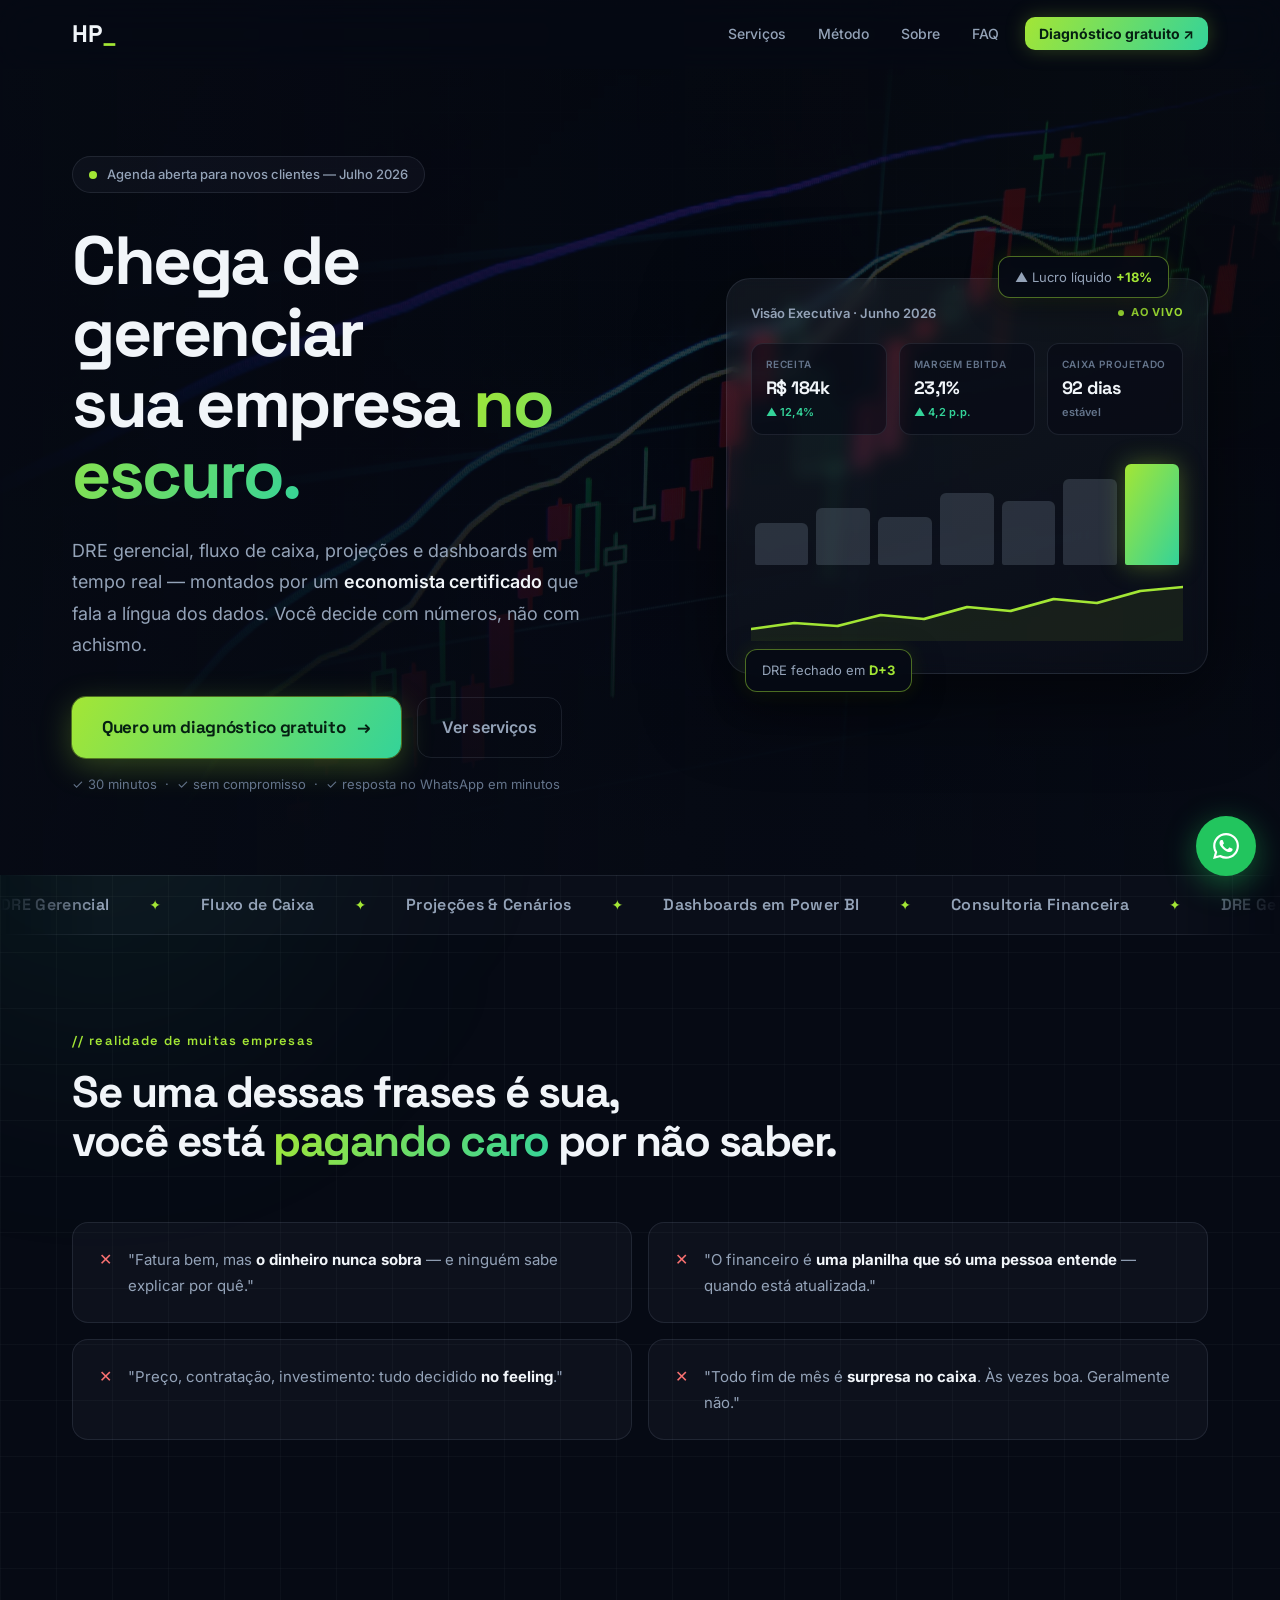
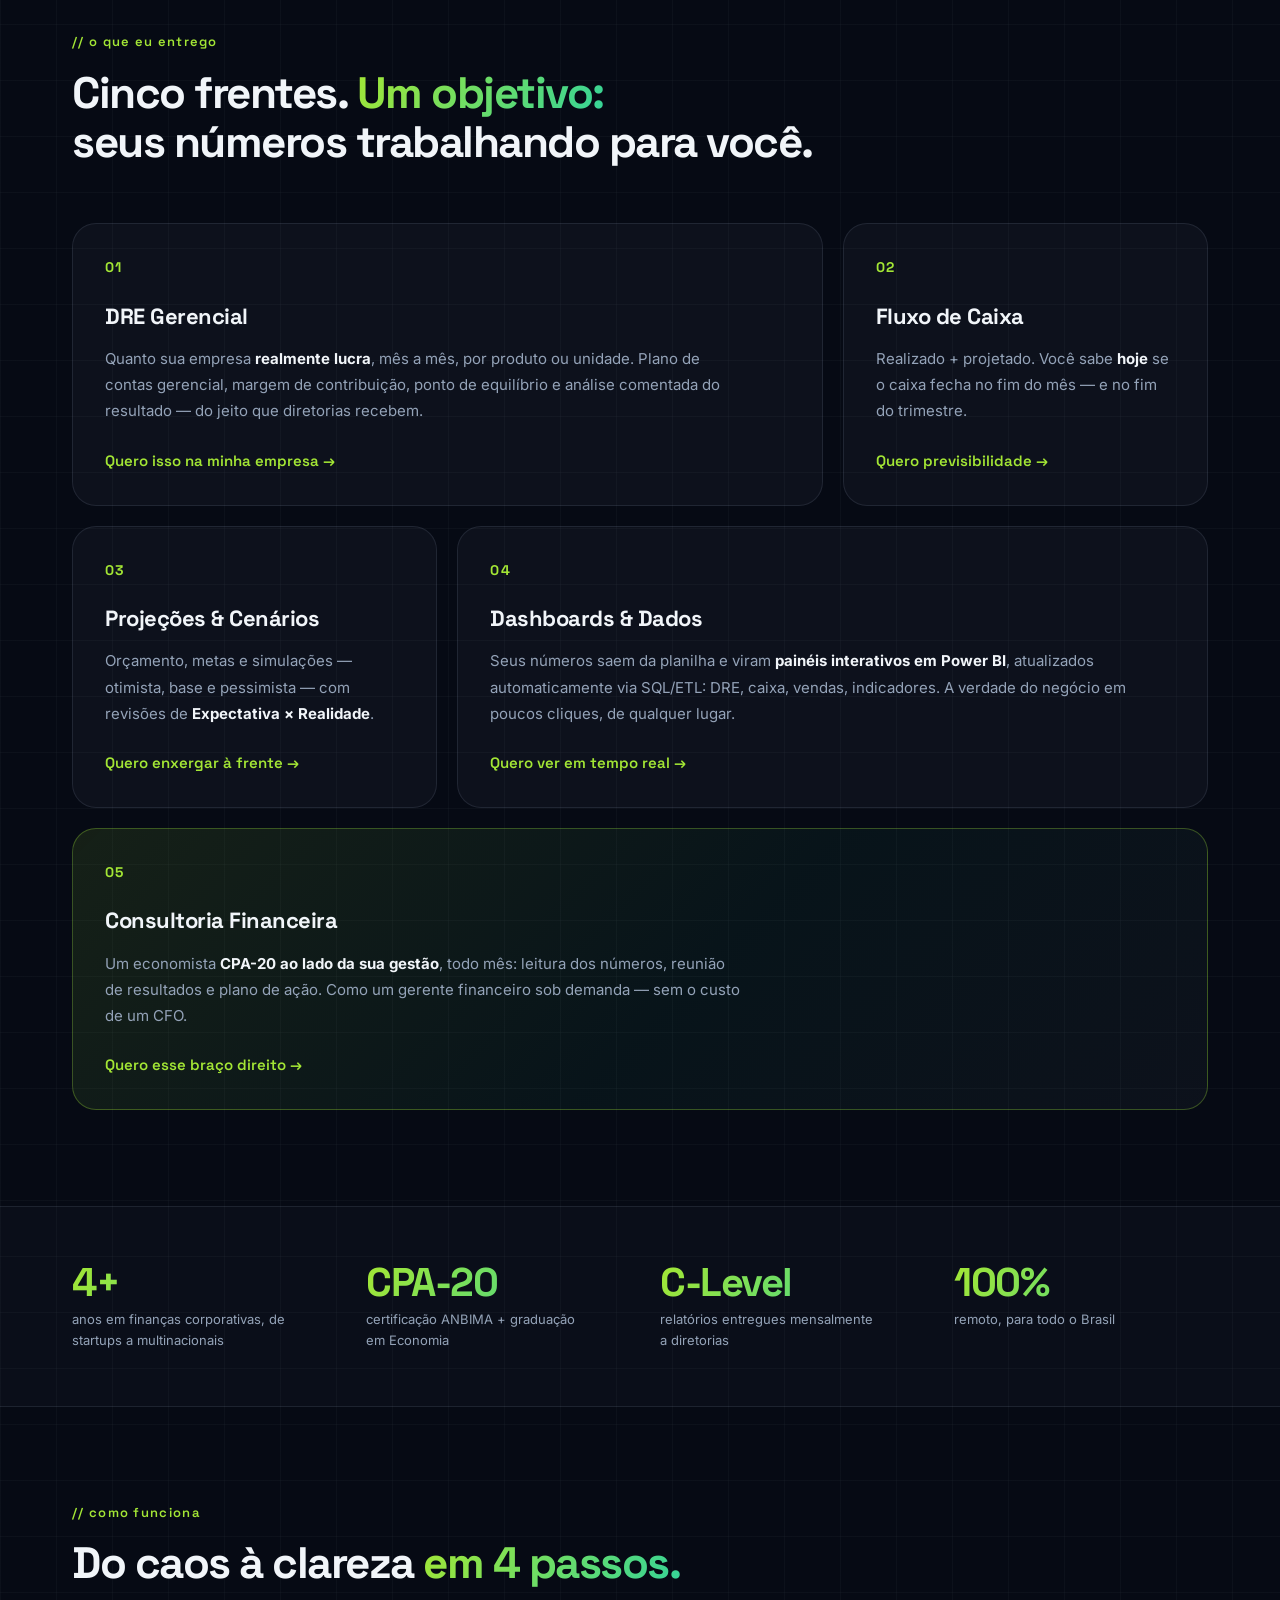
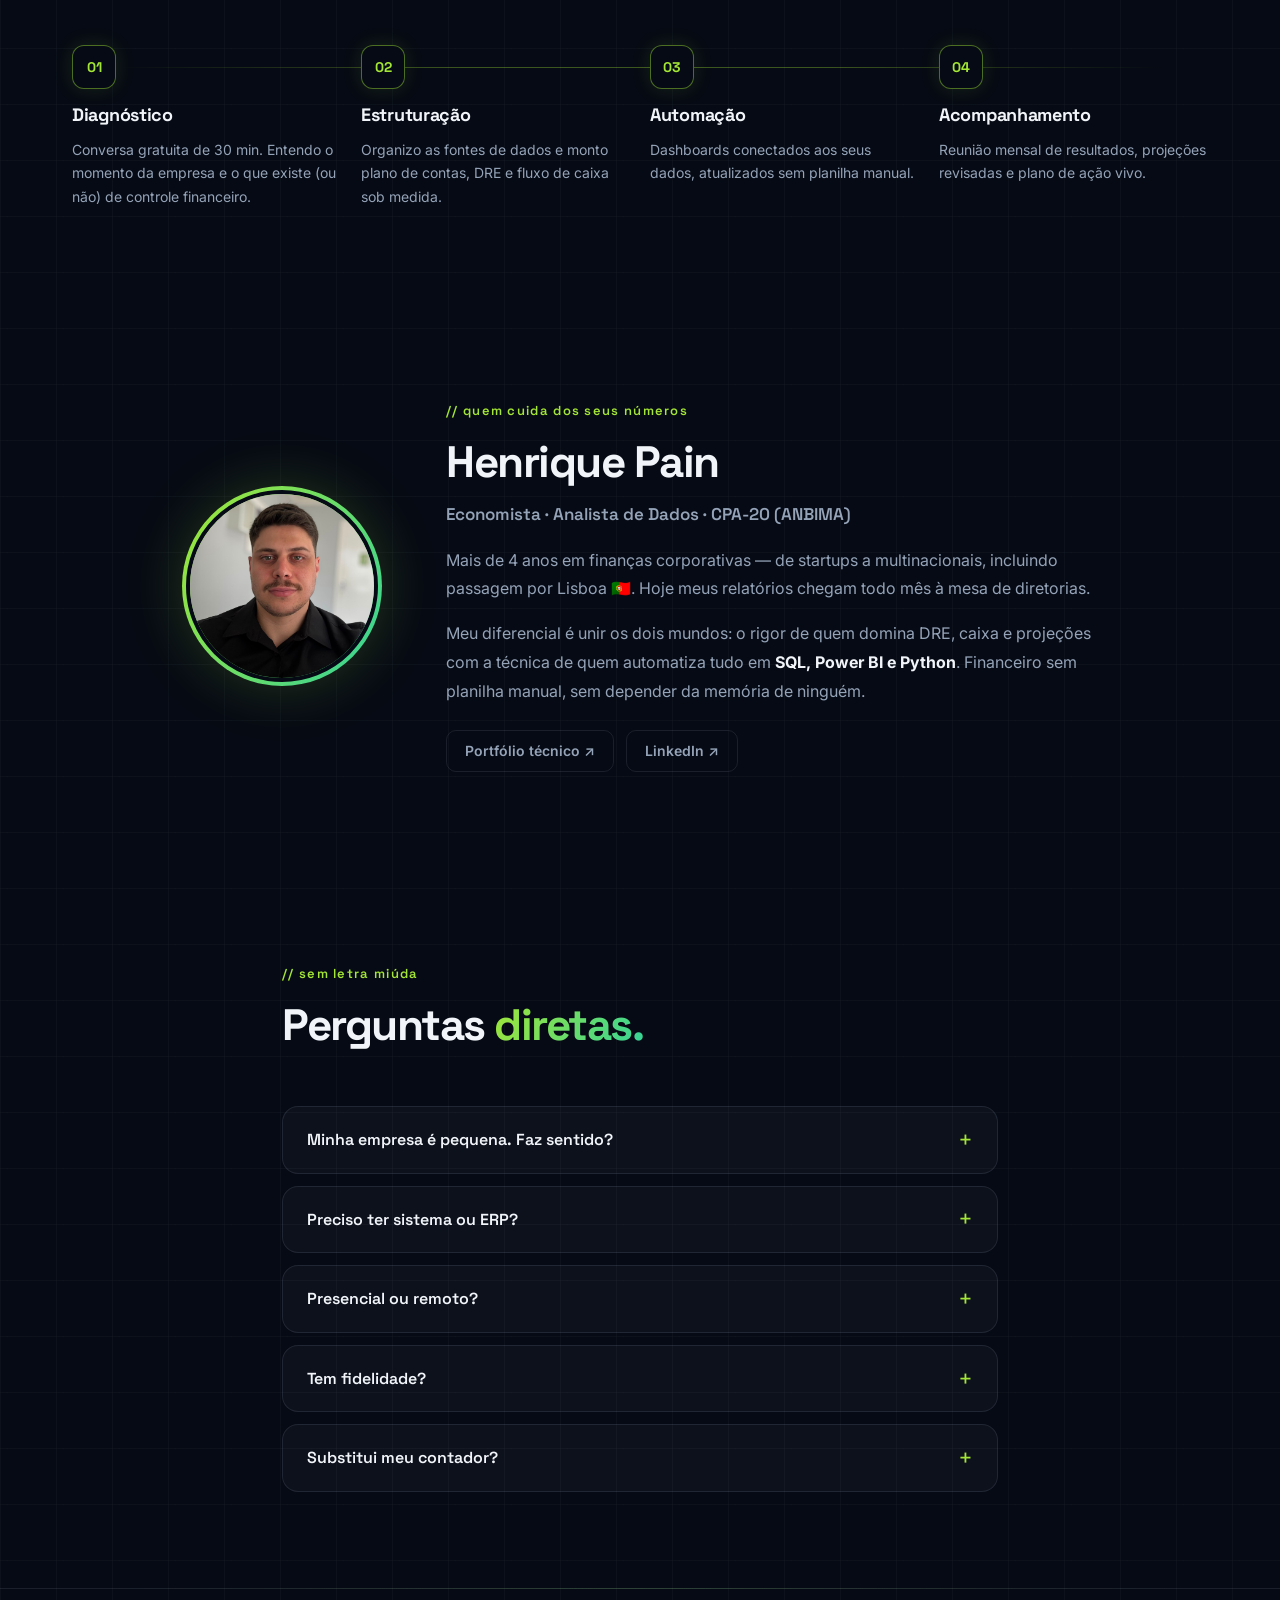
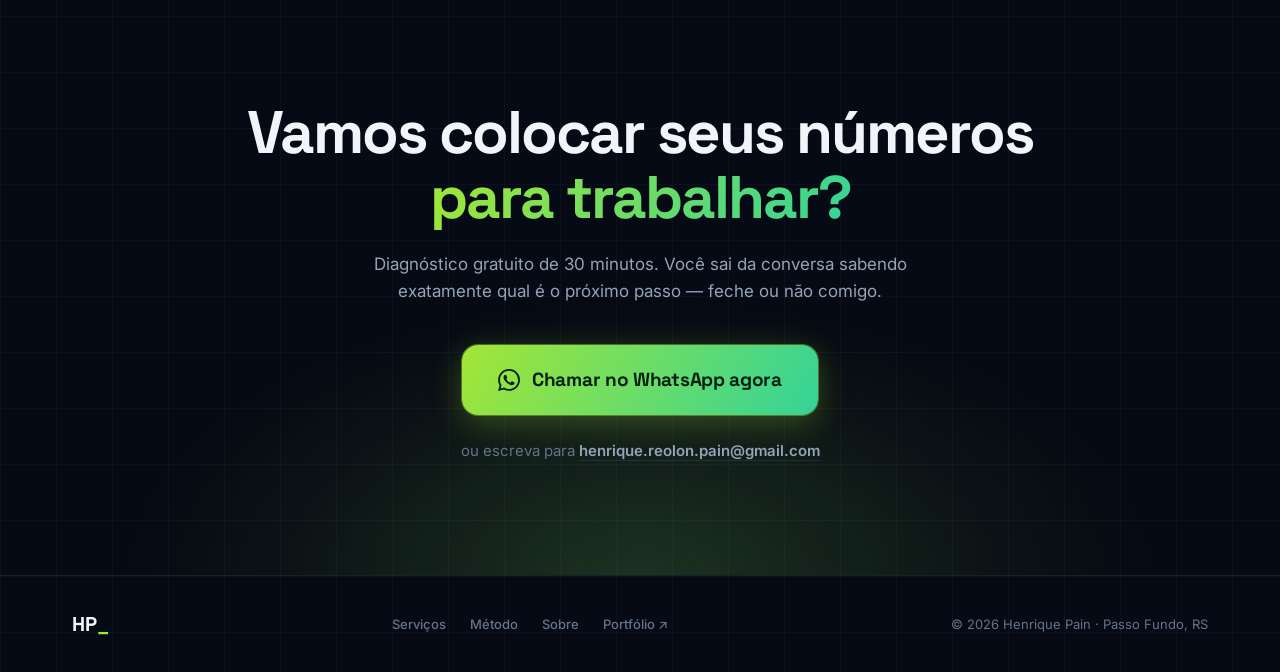
<file: index.html>
<!DOCTYPE html>
<html lang="pt-BR">
<head>
    <meta charset="UTF-8">
    <meta name="viewport" content="width=device-width, initial-scale=1.0">
    <title>Henrique Pain — Finanças com Dados</title>

    <!-- Favicon -->
    <link rel="icon" type="image/svg+xml" href="data:image/svg+xml,<svg xmlns='http://www.w3.org/2000/svg' viewBox='0 0 32 32'><rect width='32' height='32' rx='7' fill='%23060a14'/><text x='50%25' y='55%25' dominant-baseline='middle' text-anchor='middle' font-family='system-ui,sans-serif' font-weight='800' font-size='13' fill='%23a3e635'>HP</text></svg>">

    <!-- SEO & Open Graph -->
    <meta name="description" content="Consultoria financeira orientada a dados para PMEs: DRE gerencial, fluxo de caixa, projeções e dashboards em tempo real. Pare de decidir no achismo.">
    <meta property="og:title"       content="Henrique Pain — Finanças com Dados">
    <meta property="og:description" content="DRE, fluxo de caixa, projeções e dashboards que mostram a verdade do seu negócio. Diagnóstico gratuito.">
    <meta property="og:type"        content="website">
    <meta property="og:locale"      content="pt_BR">

    <link rel="preconnect" href="https://fonts.googleapis.com">
    <link rel="preconnect" href="https://fonts.gstatic.com" crossorigin>
    <link href="https://fonts.googleapis.com/css2?family=Space+Grotesk:wght@500;600;700&family=Inter:wght@400;500;600;700&display=swap" rel="stylesheet">
    <link rel="stylesheet" href="style.css">
</head>
<body>

    <!-- Glow blobs de fundo -->
    <div class="bg-glow bg-glow-1" aria-hidden="true"></div>
    <div class="bg-glow bg-glow-2" aria-hidden="true"></div>

    <!-- ===== NAV ===== -->
    <nav class="nav" id="nav">
        <div class="nav-container">
            <a href="#home" class="nav-logo">HP<span>_</span></a>
            <ul class="nav-links" id="navLinks">
                <li><a href="#servicos">Serviços</a></li>
                <li><a href="#metodo">Método</a></li>
                <li><a href="#sobre">Sobre</a></li>
                <li><a href="#faq">FAQ</a></li>
                <li><a href="https://wa.me/5554981293329?text=Ol%C3%A1%2C%20Henrique!%20Quero%20agendar%20um%20diagn%C3%B3stico%20financeiro%20gratuito." target="_blank" rel="noopener" class="nav-cta">Diagnóstico gratuito ↗</a></li>
            </ul>
            <button class="nav-toggle" id="navToggle" aria-label="Menu">
                <span></span><span></span><span></span>
            </button>
        </div>
    </nav>

    <!-- ===== HERO ===== -->
    <header class="hero" id="home">
        <div class="hero-bg" aria-hidden="true">
            <img src="img/hero-chart.webp" alt="">
        </div>
        <div class="hero-container">
            <div class="hero-content">
                <div class="hero-badge">
                    <span class="badge-dot"></span>
                    Agenda aberta para novos clientes — Julho 2026
                </div>
                <h1 class="hero-headline">
                    Chega de gerenciar<br>sua empresa <em>no escuro.</em>
                </h1>
                <p class="hero-desc">
                    DRE gerencial, fluxo de caixa, projeções e dashboards em tempo real —
                    montados por um <strong>economista certificado</strong> que fala a língua dos dados.
                    Você decide com números, não com achismo.
                </p>
                <div class="hero-actions">
                    <a href="https://wa.me/5554981293329?text=Ol%C3%A1%2C%20Henrique!%20Quero%20agendar%20um%20diagn%C3%B3stico%20financeiro%20gratuito." target="_blank" rel="noopener" class="btn-mega">
                        Quero um diagnóstico gratuito
                        <span class="btn-mega-arrow">→</span>
                    </a>
                    <a href="#servicos" class="btn-ghost">Ver serviços</a>
                </div>
                <p class="hero-microcopy">✓ 30 minutos &nbsp;·&nbsp; ✓ sem compromisso &nbsp;·&nbsp; ✓ resposta no WhatsApp em minutos</p>
            </div>

            <div class="hero-visual" aria-hidden="true">
                <div class="dash-card">
                    <div class="dash-header">
                        <span class="dash-title">Visão Executiva · Junho 2026</span>
                        <span class="dash-live"><span class="live-dot"></span>ao vivo</span>
                    </div>
                    <div class="dash-kpis">
                        <div class="dash-kpi">
                            <span class="kpi-label">Receita</span>
                            <span class="kpi-value">R$ 184k</span>
                            <span class="kpi-delta up">▲ 12,4%</span>
                        </div>
                        <div class="dash-kpi">
                            <span class="kpi-label">Margem EBITDA</span>
                            <span class="kpi-value">23,1%</span>
                            <span class="kpi-delta up">▲ 4,2 p.p.</span>
                        </div>
                        <div class="dash-kpi">
                            <span class="kpi-label">Caixa projetado</span>
                            <span class="kpi-value">92 dias</span>
                            <span class="kpi-delta">estável</span>
                        </div>
                    </div>
                    <div class="dash-bars">
                        <div class="bar" style="--h:38%; --d:.1s"></div>
                        <div class="bar" style="--h:52%; --d:.2s"></div>
                        <div class="bar" style="--h:44%; --d:.3s"></div>
                        <div class="bar" style="--h:65%; --d:.4s"></div>
                        <div class="bar" style="--h:58%; --d:.5s"></div>
                        <div class="bar" style="--h:78%; --d:.6s"></div>
                        <div class="bar bar-hl" style="--h:92%; --d:.7s"></div>
                    </div>
                    <svg class="dash-spark" viewBox="0 0 300 60" preserveAspectRatio="none">
                        <path class="spark-area" d="M0,48 L30,42 L60,45 L90,34 L120,38 L150,26 L180,30 L210,18 L240,22 L270,10 L300,6 L300,60 L0,60 Z"/>
                        <path class="spark-line" d="M0,48 L30,42 L60,45 L90,34 L120,38 L150,26 L180,30 L210,18 L240,22 L270,10 L300,6"/>
                    </svg>
                </div>
                <div class="float-chip chip-a">▲ Lucro líquido <strong>+18%</strong></div>
                <div class="float-chip chip-b">DRE fechado em <strong>D+3</strong></div>
            </div>
        </div>
    </header>

    <!-- ===== TICKER ===== -->
    <div class="ticker" aria-hidden="true">
        <div class="ticker-track">
            <span>DRE Gerencial</span><i>✦</i>
            <span>Fluxo de Caixa</span><i>✦</i>
            <span>Projeções &amp; Cenários</span><i>✦</i>
            <span>Dashboards em Power BI</span><i>✦</i>
            <span>Consultoria Financeira</span><i>✦</i>
            <span>DRE Gerencial</span><i>✦</i>
            <span>Fluxo de Caixa</span><i>✦</i>
            <span>Projeções &amp; Cenários</span><i>✦</i>
            <span>Dashboards em Power BI</span><i>✦</i>
            <span>Consultoria Financeira</span><i>✦</i>
        </div>
    </div>

    <!-- ===== DORES ===== -->
    <section class="section" id="dores">
        <div class="container">
            <div class="section-head fade-in">
                <span class="section-kicker">// realidade de muitas empresas</span>
                <h2 class="section-title">Se uma dessas frases é sua,<br>você está <em>pagando caro</em> por não saber.</h2>
            </div>
            <div class="pains-grid">
                <div class="pain-card fade-in">
                    <span class="pain-x">✕</span>
                    <p>"Fatura bem, mas <strong>o dinheiro nunca sobra</strong> — e ninguém sabe explicar por quê."</p>
                </div>
                <div class="pain-card fade-in">
                    <span class="pain-x">✕</span>
                    <p>"O financeiro é <strong>uma planilha que só uma pessoa entende</strong> — quando está atualizada."</p>
                </div>
                <div class="pain-card fade-in">
                    <span class="pain-x">✕</span>
                    <p>"Preço, contratação, investimento: tudo decidido <strong>no feeling</strong>."</p>
                </div>
                <div class="pain-card fade-in">
                    <span class="pain-x">✕</span>
                    <p>"Todo fim de mês é <strong>surpresa no caixa</strong>. Às vezes boa. Geralmente não."</p>
                </div>
            </div>
        </div>
    </section>

    <!-- ===== SERVIÇOS (BENTO) ===== -->
    <section class="section" id="servicos">
        <div class="container">
            <div class="section-head fade-in">
                <span class="section-kicker">// o que eu entrego</span>
                <h2 class="section-title">Cinco frentes. <em>Um objetivo:</em><br>seus números trabalhando para você.</h2>
            </div>

            <div class="bento">
                <article class="bento-card bento-wide fade-in">
                    <span class="bento-num">01</span>
                    <h3 class="bento-title">DRE Gerencial</h3>
                    <p class="bento-desc">Quanto sua empresa <strong>realmente lucra</strong>, mês a mês, por produto ou unidade. Plano de contas gerencial, margem de contribuição, ponto de equilíbrio e análise comentada do resultado — do jeito que diretorias recebem.</p>
                    <a class="bento-cta" target="_blank" rel="noopener" href="https://wa.me/5554981293329?text=Ol%C3%A1%2C%20Henrique!%20Quero%20estruturar%20o%20DRE%20gerencial%20da%20minha%20empresa.">Quero isso na minha empresa →</a>
                </article>

                <article class="bento-card fade-in">
                    <span class="bento-num">02</span>
                    <h3 class="bento-title">Fluxo de Caixa</h3>
                    <p class="bento-desc">Realizado + projetado. Você sabe <strong>hoje</strong> se o caixa fecha no fim do mês — e no fim do trimestre.</p>
                    <a class="bento-cta" target="_blank" rel="noopener" href="https://wa.me/5554981293329?text=Ol%C3%A1%2C%20Henrique!%20Quero%20organizar%20o%20fluxo%20de%20caixa%20da%20minha%20empresa.">Quero previsibilidade →</a>
                </article>

                <article class="bento-card fade-in">
                    <span class="bento-num">03</span>
                    <h3 class="bento-title">Projeções &amp; Cenários</h3>
                    <p class="bento-desc">Orçamento, metas e simulações — otimista, base e pessimista — com revisões de <strong>Expectativa × Realidade</strong>.</p>
                    <a class="bento-cta" target="_blank" rel="noopener" href="https://wa.me/5554981293329?text=Ol%C3%A1%2C%20Henrique!%20Quero%20proje%C3%A7%C3%B5es%20e%20cen%C3%A1rios%20para%20minha%20empresa.">Quero enxergar à frente →</a>
                </article>

                <article class="bento-card bento-wide fade-in">
                    <span class="bento-num">04</span>
                    <h3 class="bento-title">Dashboards &amp; Dados</h3>
                    <p class="bento-desc">Seus números saem da planilha e viram <strong>painéis interativos em Power BI</strong>, atualizados automaticamente via SQL/ETL: DRE, caixa, vendas, indicadores. A verdade do negócio em poucos cliques, de qualquer lugar.</p>
                    <a class="bento-cta" target="_blank" rel="noopener" href="https://wa.me/5554981293329?text=Ol%C3%A1%2C%20Henrique!%20Quero%20dashboards%20autom%C3%A1ticos%20para%20minha%20empresa.">Quero ver em tempo real →</a>
                </article>

                <article class="bento-card bento-flag fade-in">
                    <span class="bento-num">05</span>
                    <h3 class="bento-title">Consultoria Financeira</h3>
                    <p class="bento-desc">Um economista <strong>CPA-20 ao lado da sua gestão</strong>, todo mês: leitura dos números, reunião de resultados e plano de ação. Como um gerente financeiro sob demanda — sem o custo de um CFO.</p>
                    <a class="bento-cta" target="_blank" rel="noopener" href="https://wa.me/5554981293329?text=Ol%C3%A1%2C%20Henrique!%20Quero%20saber%20mais%20sobre%20a%20consultoria%20financeira%20mensal.">Quero esse braço direito →</a>
                </article>
            </div>
        </div>
    </section>

    <!-- ===== STATS ===== -->
    <section class="stats-band fade-in">
        <div class="container stats-grid">
            <div class="stat">
                <span class="stat-num">4+</span>
                <span class="stat-label">anos em finanças corporativas, de startups a multinacionais</span>
            </div>
            <div class="stat">
                <span class="stat-num">CPA-20</span>
                <span class="stat-label">certificação ANBIMA + graduação em Economia</span>
            </div>
            <div class="stat">
                <span class="stat-num">C-Level</span>
                <span class="stat-label">relatórios entregues mensalmente a diretorias</span>
            </div>
            <div class="stat">
                <span class="stat-num">100%</span>
                <span class="stat-label">remoto, para todo o Brasil</span>
            </div>
        </div>
    </section>

    <!-- ===== MÉTODO ===== -->
    <section class="section" id="metodo">
        <div class="container">
            <div class="section-head fade-in">
                <span class="section-kicker">// como funciona</span>
                <h2 class="section-title">Do caos à clareza <em>em 4 passos.</em></h2>
            </div>
            <div class="steps">
                <div class="step fade-in">
                    <div class="step-num">01</div>
                    <h3>Diagnóstico</h3>
                    <p>Conversa gratuita de 30 min. Entendo o momento da empresa e o que existe (ou não) de controle financeiro.</p>
                </div>
                <div class="step fade-in">
                    <div class="step-num">02</div>
                    <h3>Estruturação</h3>
                    <p>Organizo as fontes de dados e monto plano de contas, DRE e fluxo de caixa sob medida.</p>
                </div>
                <div class="step fade-in">
                    <div class="step-num">03</div>
                    <h3>Automação</h3>
                    <p>Dashboards conectados aos seus dados, atualizados sem planilha manual.</p>
                </div>
                <div class="step fade-in">
                    <div class="step-num">04</div>
                    <h3>Acompanhamento</h3>
                    <p>Reunião mensal de resultados, projeções revisadas e plano de ação vivo.</p>
                </div>
            </div>
        </div>
    </section>

    <!-- ===== SOBRE ===== -->
    <section class="section" id="sobre">
        <div class="container about-wrap fade-in">
            <div class="about-photo-ring">
                <img src="img/perfil.jpeg" alt="Henrique Pain" class="about-photo">
            </div>
            <div class="about-content">
                <span class="section-kicker">// quem cuida dos seus números</span>
                <h2 class="section-title">Henrique Pain</h2>
                <p class="about-lead">Economista · Analista de Dados · CPA-20 (ANBIMA)</p>
                <p>Mais de 4 anos em finanças corporativas — de startups a multinacionais, incluindo passagem por Lisboa 🇵🇹. Hoje meus relatórios chegam todo mês à mesa de diretorias.</p>
                <p>Meu diferencial é unir os dois mundos: o rigor de quem domina DRE, caixa e projeções com a técnica de quem automatiza tudo em <strong>SQL, Power BI e Python</strong>. Financeiro sem planilha manual, sem depender da memória de ninguém.</p>
                <div class="about-links">
                    <a href="https://henriquereolonpain-sys.github.io" target="_blank" rel="noopener" class="about-link">Portfólio técnico ↗</a>
                    <a href="https://linkedin.com/in/henrique-pain" target="_blank" rel="noopener" class="about-link">LinkedIn ↗</a>
                </div>
            </div>
        </div>
    </section>

    <!-- ===== FAQ ===== -->
    <section class="section" id="faq">
        <div class="container container-narrow">
            <div class="section-head fade-in">
                <span class="section-kicker">// sem letra miúda</span>
                <h2 class="section-title">Perguntas <em>diretas.</em></h2>
            </div>
            <div class="faq-list">
                <details class="faq-item fade-in">
                    <summary>Minha empresa é pequena. Faz sentido?</summary>
                    <p>É onde o impacto é maior. Empresa pequena raramente tem financeiro estruturado — e é aí que decisão errada de preço e caixa custa mais caro. O trabalho é dimensionado ao seu tamanho.</p>
                </details>
                <details class="faq-item fade-in">
                    <summary>Preciso ter sistema ou ERP?</summary>
                    <p>Não. Trabalho com o que você tem: extratos, planilhas, sistema de vendas. Organizar e automatizar essas fontes faz parte do serviço.</p>
                </details>
                <details class="faq-item fade-in">
                    <summary>Presencial ou remoto?</summary>
                    <p>Remoto para todo o Brasil, por videochamada. Estou em Passo Fundo (RS) e atendo presencialmente na região quando faz sentido.</p>
                </details>
                <details class="faq-item fade-in">
                    <summary>Tem fidelidade?</summary>
                    <p>Não. Projetos pontuais ou acompanhamento mensal — a permanência se sustenta pelo valor entregue a cada mês.</p>
                </details>
                <details class="faq-item fade-in">
                    <summary>Substitui meu contador?</summary>
                    <p>Complementa. O contador cuida do fiscal e das obrigações legais; eu cuido da visão gerencial: quanto você lucra de verdade e o que fazer com essa informação.</p>
                </details>
            </div>
        </div>
    </section>

    <!-- ===== CTA FINAL ===== -->
    <section class="cta-final" id="contato">
        <div class="container fade-in">
            <h2 class="cta-title">Vamos colocar seus números<br><em>para trabalhar?</em></h2>
            <p class="cta-sub">Diagnóstico gratuito de 30 minutos. Você sai da conversa sabendo exatamente qual é o próximo passo — feche ou não comigo.</p>
            <a href="https://wa.me/5554981293329?text=Ol%C3%A1%2C%20Henrique!%20Quero%20agendar%20um%20diagn%C3%B3stico%20financeiro%20gratuito." target="_blank" rel="noopener" class="btn-mega btn-mega-xl">
                <svg viewBox="0 0 24 24" fill="currentColor" width="22" height="22"><path d="M17.472 14.382c-.297-.149-1.758-.867-2.03-.967-.273-.099-.471-.148-.67.15-.197.297-.767.966-.94 1.164-.173.199-.347.223-.644.075-.297-.15-1.255-.463-2.39-1.475-.883-.788-1.48-1.761-1.653-2.059-.173-.297-.018-.458.13-.606.134-.133.298-.347.446-.52.149-.174.198-.298.298-.497.099-.198.05-.371-.025-.52-.075-.149-.669-1.612-.916-2.207-.242-.579-.487-.5-.669-.51-.173-.008-.371-.01-.57-.01-.198 0-.52.074-.792.372-.272.297-1.04 1.016-1.04 2.479 0 1.462 1.065 2.875 1.213 3.074.149.198 2.096 3.2 5.077 4.487.709.306 1.262.489 1.694.625.712.227 1.36.195 1.871.118.571-.085 1.758-.719 2.006-1.413.248-.694.248-1.289.173-1.413-.074-.124-.272-.198-.57-.347m-5.421 7.403h-.004a9.87 9.87 0 0 1-5.031-1.378l-.361-.214-3.741.982.998-3.648-.235-.374a9.86 9.86 0 0 1-1.51-5.26c.001-5.45 4.436-9.884 9.888-9.884 2.64 0 5.122 1.03 6.988 2.898a9.825 9.825 0 0 1 2.893 6.994c-.003 5.45-4.437 9.884-9.885 9.884m8.413-18.297A11.815 11.815 0 0 0 12.05 0C5.495 0 .16 5.335.157 11.892c0 2.096.547 4.142 1.588 5.945L.057 24l6.305-1.654a11.882 11.882 0 0 0 5.683 1.448h.005c6.554 0 11.89-5.335 11.893-11.893a11.821 11.821 0 0 0-3.48-8.413Z"/></svg>
                Chamar no WhatsApp agora
            </a>
            <p class="cta-alt">ou escreva para <a href="mailto:henrique.reolon.pain@gmail.com?subject=Consultoria%20financeira">henrique.reolon.pain@gmail.com</a></p>
        </div>
    </section>

    <!-- ===== FOOTER ===== -->
    <footer class="footer">
        <div class="container footer-inner">
            <span class="footer-logo">HP<span>_</span></span>
            <nav class="footer-nav">
                <a href="#servicos">Serviços</a>
                <a href="#metodo">Método</a>
                <a href="#sobre">Sobre</a>
                <a href="https://henriquereolonpain-sys.github.io" target="_blank" rel="noopener">Portfólio ↗</a>
            </nav>
            <p class="footer-copy">© 2026 Henrique Pain · Passo Fundo, RS</p>
        </div>
    </footer>

    <!-- ===== WHATSAPP FLUTUANTE ===== -->
    <a href="https://wa.me/5554981293329?text=Ol%C3%A1%2C%20Henrique!%20Vim%20pela%20sua%20p%C3%A1gina%20e%20quero%20conversar." target="_blank" rel="noopener" class="wa-fab" aria-label="Conversar no WhatsApp">
        <svg viewBox="0 0 24 24" fill="currentColor" width="26" height="26"><path d="M17.472 14.382c-.297-.149-1.758-.867-2.03-.967-.273-.099-.471-.148-.67.15-.197.297-.767.966-.94 1.164-.173.199-.347.223-.644.075-.297-.15-1.255-.463-2.39-1.475-.883-.788-1.48-1.761-1.653-2.059-.173-.297-.018-.458.13-.606.134-.133.298-.347.446-.52.149-.174.198-.298.298-.497.099-.198.05-.371-.025-.52-.075-.149-.669-1.612-.916-2.207-.242-.579-.487-.5-.669-.51-.173-.008-.371-.01-.57-.01-.198 0-.52.074-.792.372-.272.297-1.04 1.016-1.04 2.479 0 1.462 1.065 2.875 1.213 3.074.149.198 2.096 3.2 5.077 4.487.709.306 1.262.489 1.694.625.712.227 1.36.195 1.871.118.571-.085 1.758-.719 2.006-1.413.248-.694.248-1.289.173-1.413-.074-.124-.272-.198-.57-.347m-5.421 7.403h-.004a9.87 9.87 0 0 1-5.031-1.378l-.361-.214-3.741.982.998-3.648-.235-.374a9.86 9.86 0 0 1-1.51-5.26c.001-5.45 4.436-9.884 9.888-9.884 2.64 0 5.122 1.03 6.988 2.898a9.825 9.825 0 0 1 2.893 6.994c-.003 5.45-4.437 9.884-9.885 9.884m8.413-18.297A11.815 11.815 0 0 0 12.05 0C5.495 0 .16 5.335.157 11.892c0 2.096.547 4.142 1.588 5.945L.057 24l6.305-1.654a11.882 11.882 0 0 0 5.683 1.448h.005c6.554 0 11.89-5.335 11.893-11.893a11.821 11.821 0 0 0-3.48-8.413Z"/></svg>
    </a>

    <script src="script.js"></script>
</body>
</html>
</file>
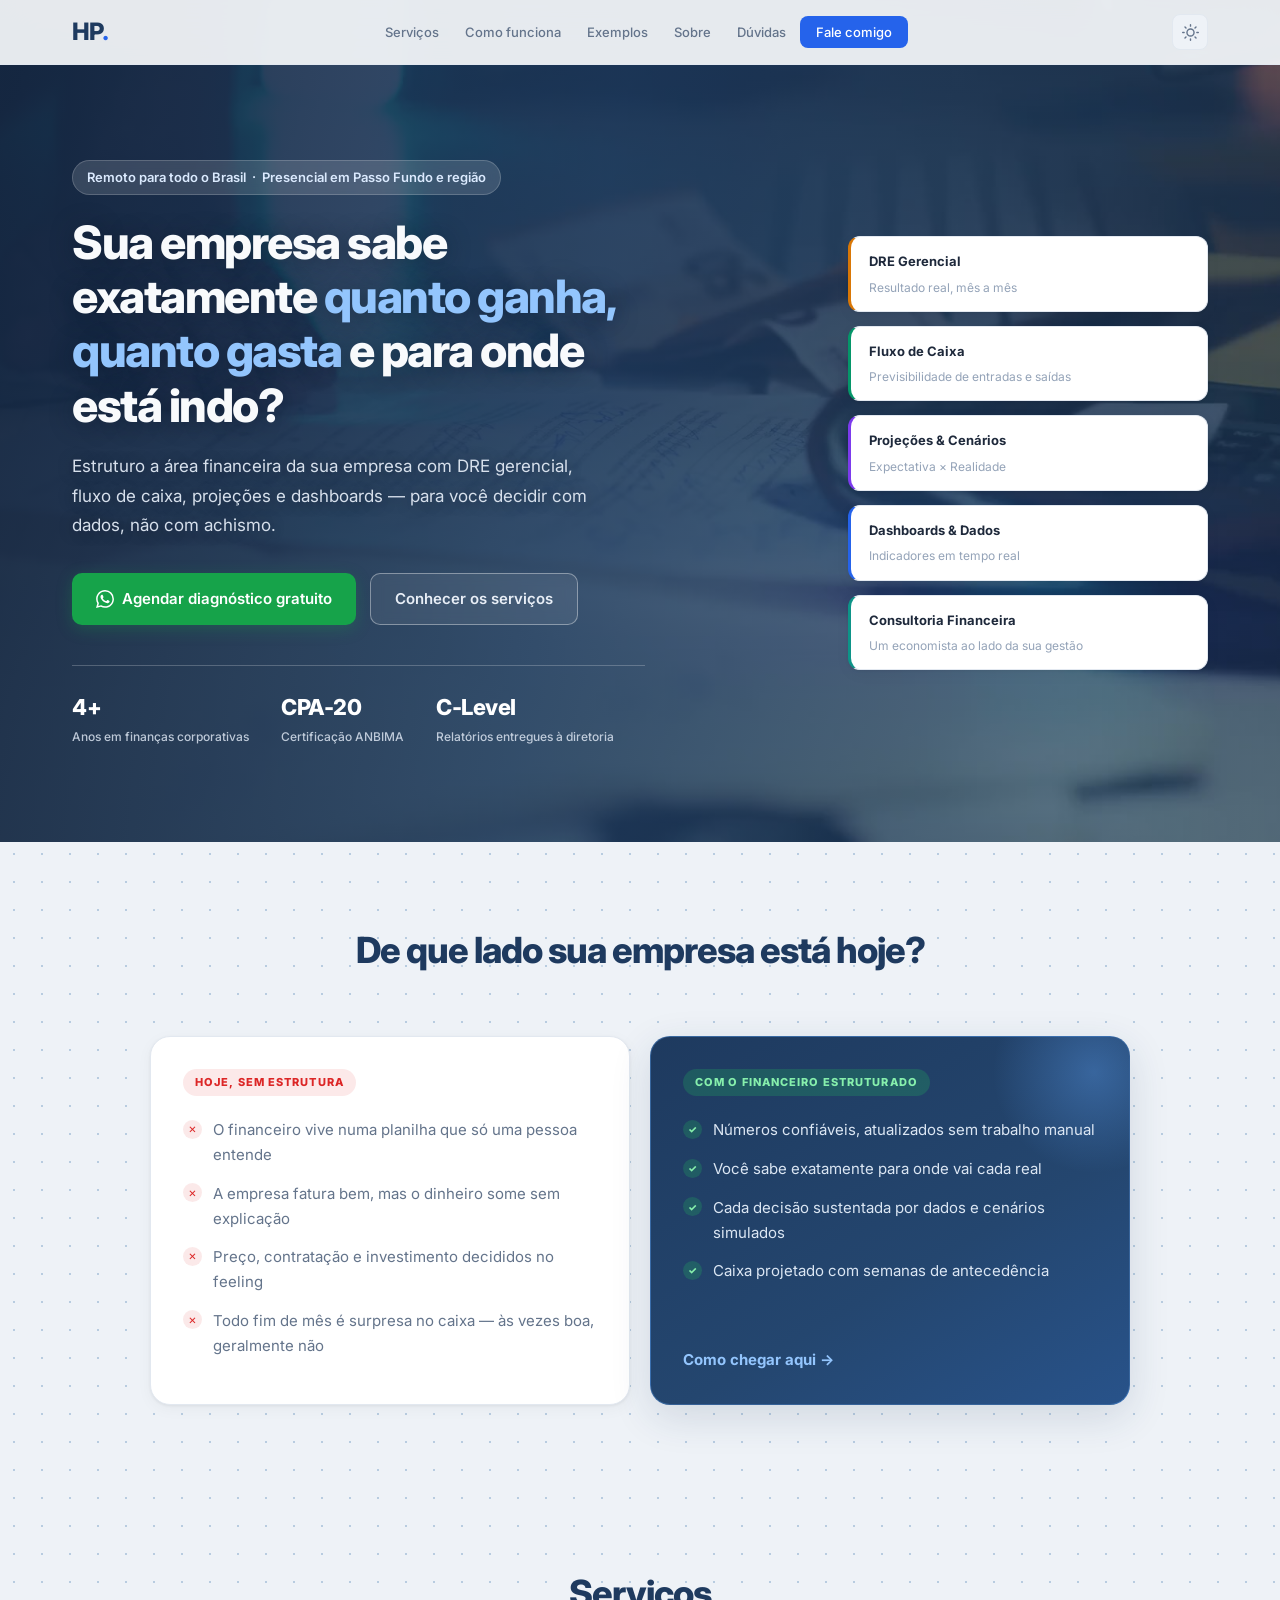
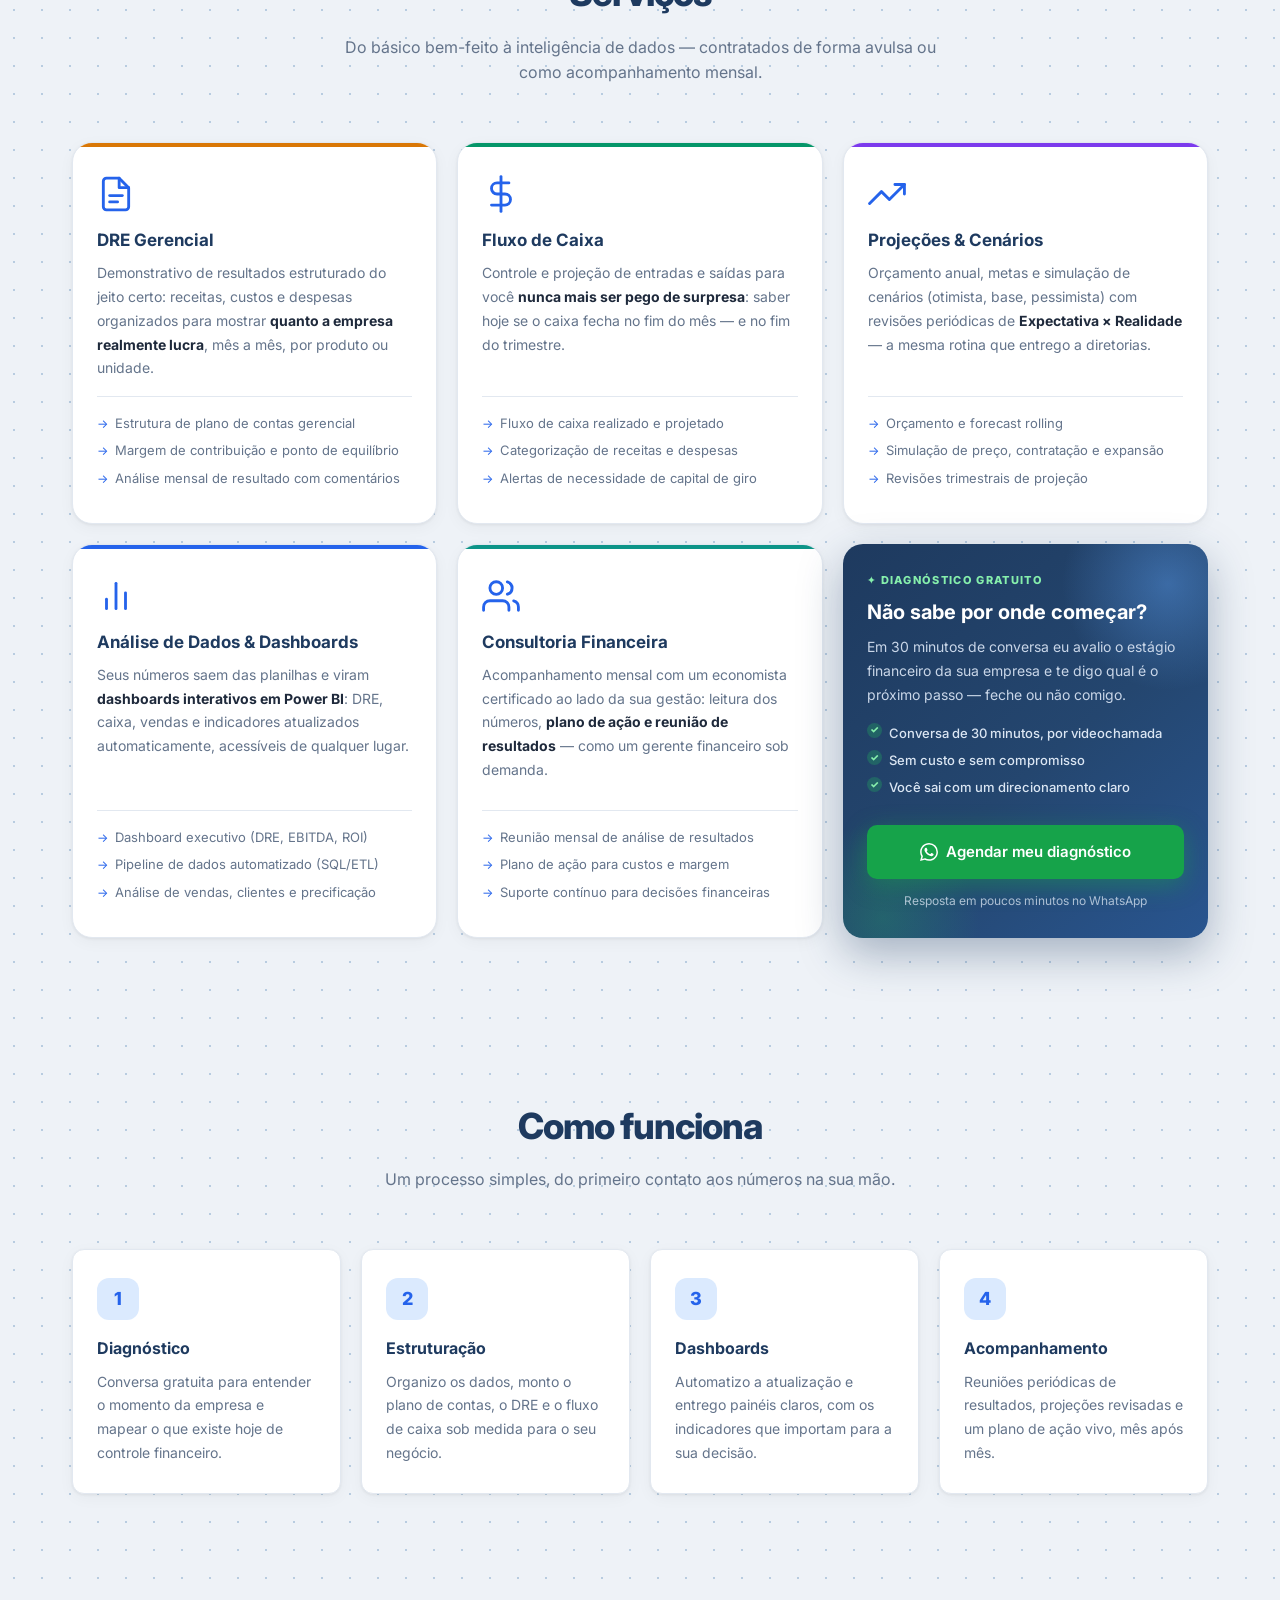
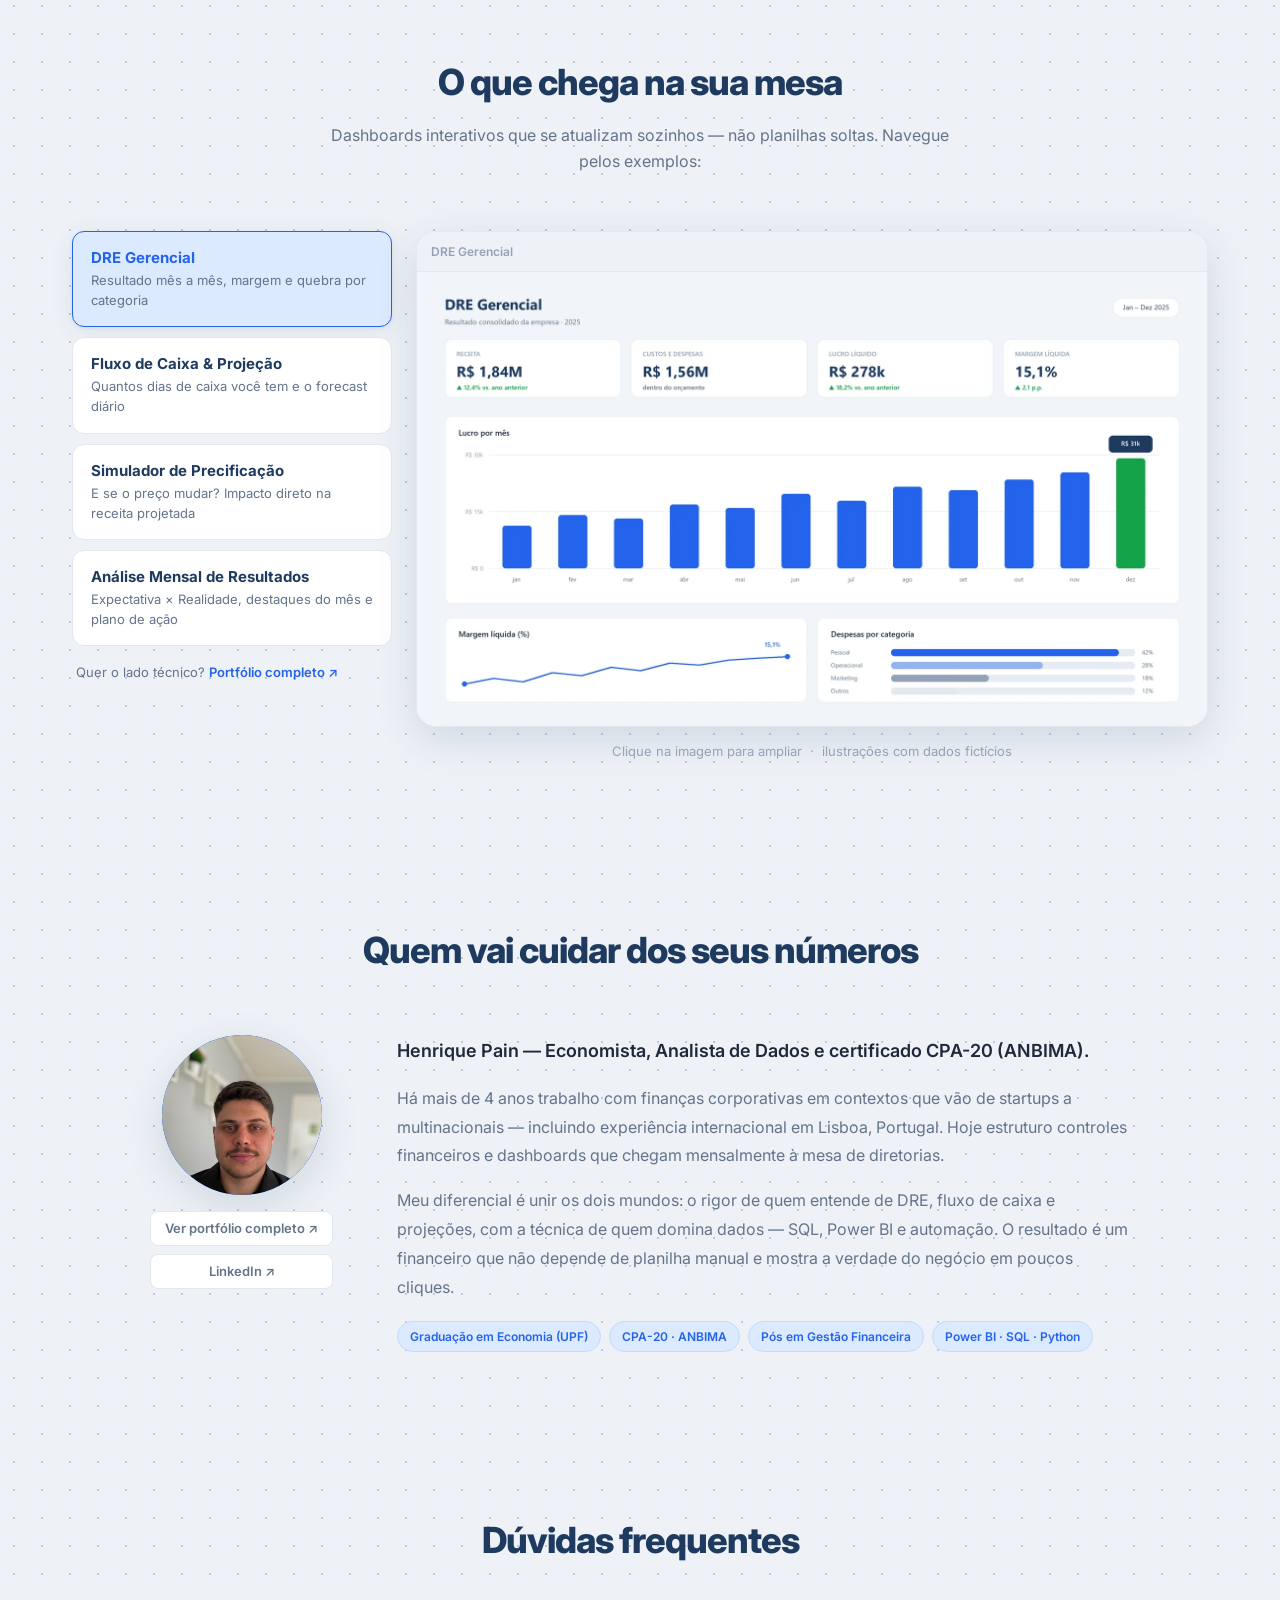
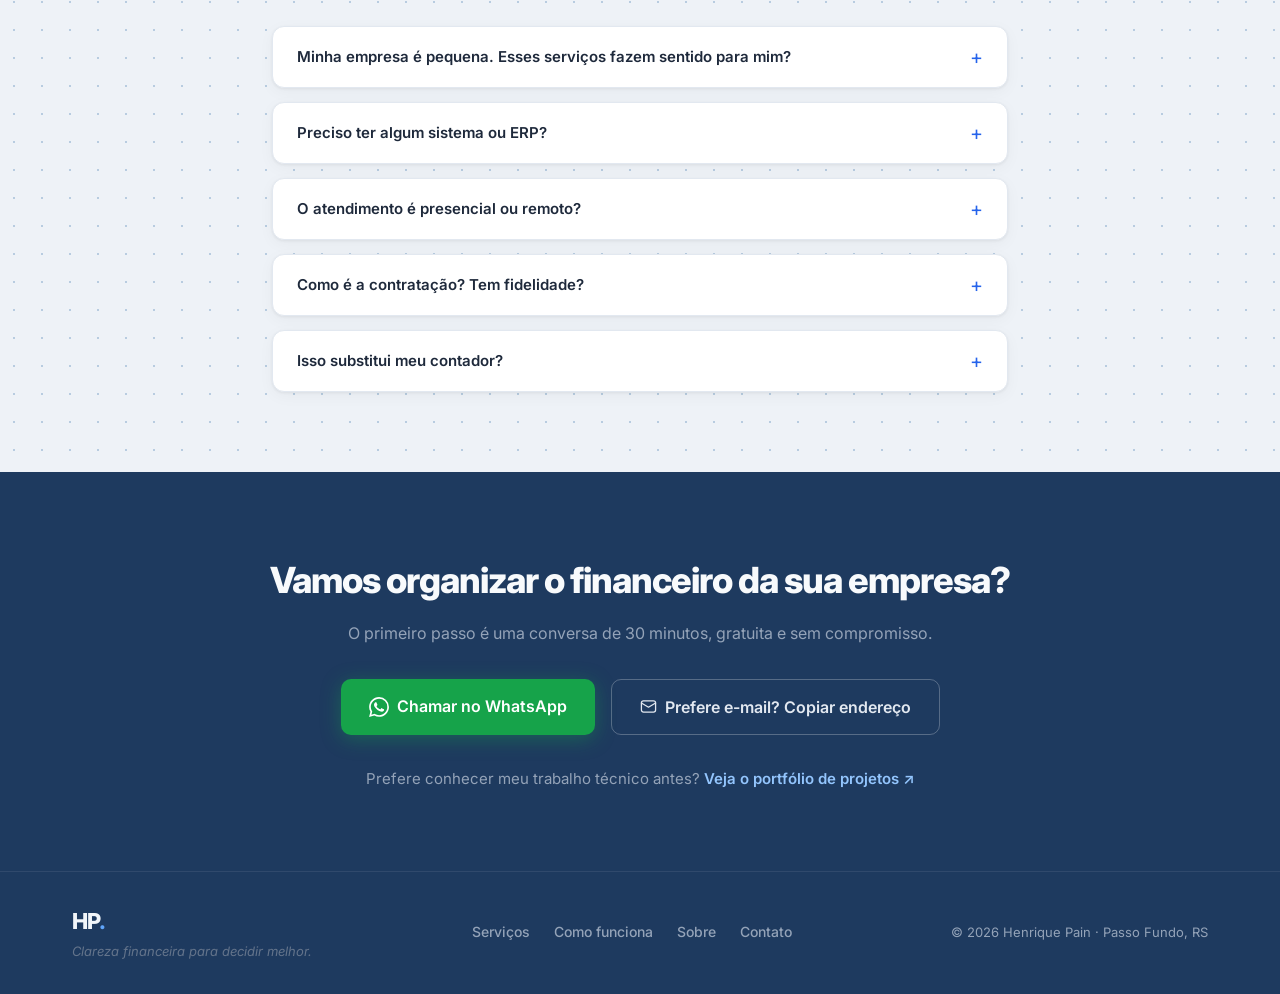
<file: v1/index.html>
<!DOCTYPE html>
<html lang="pt-BR">
<head>
    <meta charset="UTF-8">
    <meta name="viewport" content="width=device-width, initial-scale=1.0">
    <title>Henrique Pain — Consultoria Financeira & Dados</title>

    <!-- Favicon -->
    <link rel="icon" type="image/svg+xml" href="data:image/svg+xml,<svg xmlns='http://www.w3.org/2000/svg' viewBox='0 0 32 32'><rect width='32' height='32' rx='6' fill='%231e3a5f'/><text x='50%25' y='54%25' dominant-baseline='middle' text-anchor='middle' font-family='Inter,system-ui,sans-serif' font-weight='800' font-size='13' fill='white'>HP</text></svg>">

    <!-- SEO & Open Graph -->
    <meta name="description" content="Consultoria financeira para pequenas e médias empresas: DRE gerencial, fluxo de caixa, projeções, análise de dados e dashboards. Clareza financeira para decidir melhor.">
    <meta property="og:title"       content="Henrique Pain — Consultoria Financeira & Dados">
    <meta property="og:description" content="DRE gerencial, fluxo de caixa, projeções e dashboards para sua empresa decidir com dados, não com achismo.">
    <meta property="og:type"        content="website">
    <meta property="og:locale"      content="pt_BR">

    <link rel="preconnect" href="https://fonts.googleapis.com">
    <link rel="preconnect" href="https://fonts.gstatic.com" crossorigin>
    <link href="https://fonts.googleapis.com/css2?family=Inter:wght@300;400;500;600;700;800&display=swap" rel="stylesheet">
    <link rel="stylesheet" href="style.css">
</head>
<body>

    <!-- ===== NAV ===== -->
    <nav class="nav" id="nav">
        <div class="nav-container">
            <a href="#home" class="nav-logo">HP<span>.</span></a>
            <ul class="nav-links" id="navLinks">
                <li><a href="#servicos">Serviços</a></li>
                <li><a href="#como-funciona">Como funciona</a></li>
                <li><a href="#exemplos">Exemplos</a></li>
                <li><a href="#sobre">Sobre</a></li>
                <li><a href="#faq">Dúvidas</a></li>
                <li><a href="#contato" class="nav-cta">Fale comigo</a></li>
            </ul>
            <div class="nav-right">
                <button class="theme-toggle" id="themeToggle" aria-label="Alternar tema">
                    <svg class="icon-sun" xmlns="http://www.w3.org/2000/svg" width="17" height="17" viewBox="0 0 24 24" fill="none" stroke="currentColor" stroke-width="2" stroke-linecap="round" stroke-linejoin="round"><circle cx="12" cy="12" r="5"/><path d="M12 1v2M12 21v2M4.22 4.22l1.42 1.42M18.36 18.36l1.42 1.42M1 12h2M21 12h2M4.22 19.78l1.42-1.42M18.36 5.64l1.42-1.42"/></svg>
                    <svg class="icon-moon" xmlns="http://www.w3.org/2000/svg" width="17" height="17" viewBox="0 0 24 24" fill="none" stroke="currentColor" stroke-width="2" stroke-linecap="round" stroke-linejoin="round"><path d="M21 12.79A9 9 0 1 1 11.21 3 7 7 0 0 0 21 12.79z"/></svg>
                </button>
                <button class="nav-toggle" id="navToggle" aria-label="Menu">
                    <span></span><span></span><span></span>
                </button>
            </div>
        </div>
    </nav>

    <!-- ===== HERO ===== -->
    <section class="hero" id="home">
        <div class="hero-bg" aria-hidden="true">
            <video class="hero-video is-on" autoplay muted loop playsinline preload="metadata" poster="img/hero-poster.jpg">
                <source src="video/hero.mp4" type="video/mp4">
            </video>
            <video class="hero-video" muted playsinline preload="none" aria-hidden="true"></video>
        </div>
        <div class="hero-container">
            <div class="hero-content">
                <span class="hero-badge">Remoto para todo o Brasil &nbsp;·&nbsp; Presencial em Passo Fundo e região</span>
                <h1 class="hero-headline">Sua empresa sabe exatamente <span>quanto ganha, quanto gasta</span> e para onde está indo?</h1>
                <p class="hero-desc">
                    Estruturo a área financeira da sua empresa com DRE gerencial, fluxo de caixa,
                    projeções e dashboards — para você decidir com dados, não com achismo.
                </p>
                <div class="hero-actions">
                    <a href="https://wa.me/5554981293329?text=Ol%C3%A1%2C%20Henrique!%20Vi%20sua%20p%C3%A1gina%20e%20quero%20conversar%20sobre%20os%20servi%C3%A7os%20financeiros." target="_blank" rel="noopener" class="btn btn-primary">
                        <svg viewBox="0 0 24 24" fill="currentColor" width="18" height="18"><path d="M17.472 14.382c-.297-.149-1.758-.867-2.03-.967-.273-.099-.471-.148-.67.15-.197.297-.767.966-.94 1.164-.173.199-.347.223-.644.075-.297-.15-1.255-.463-2.39-1.475-.883-.788-1.48-1.761-1.653-2.059-.173-.297-.018-.458.13-.606.134-.133.298-.347.446-.52.149-.174.198-.298.298-.497.099-.198.05-.371-.025-.52-.075-.149-.669-1.612-.916-2.207-.242-.579-.487-.5-.669-.51-.173-.008-.371-.01-.57-.01-.198 0-.52.074-.792.372-.272.297-1.04 1.016-1.04 2.479 0 1.462 1.065 2.875 1.213 3.074.149.198 2.096 3.2 5.077 4.487.709.306 1.262.489 1.694.625.712.227 1.36.195 1.871.118.571-.085 1.758-.719 2.006-1.413.248-.694.248-1.289.173-1.413-.074-.124-.272-.198-.57-.347m-5.421 7.403h-.004a9.87 9.87 0 0 1-5.031-1.378l-.361-.214-3.741.982.998-3.648-.235-.374a9.86 9.86 0 0 1-1.51-5.26c.001-5.45 4.436-9.884 9.888-9.884 2.64 0 5.122 1.03 6.988 2.898a9.825 9.825 0 0 1 2.893 6.994c-.003 5.45-4.437 9.884-9.885 9.884m8.413-18.297A11.815 11.815 0 0 0 12.05 0C5.495 0 .16 5.335.157 11.892c0 2.096.547 4.142 1.588 5.945L.057 24l6.305-1.654a11.882 11.882 0 0 0 5.683 1.448h.005c6.554 0 11.89-5.335 11.893-11.893a11.821 11.821 0 0 0-3.48-8.413Z"/></svg>
                        Agendar diagnóstico gratuito
                    </a>
                    <a href="#servicos" class="btn btn-secondary">Conhecer os serviços</a>
                </div>
                <div class="hero-stats">
                    <div class="hero-stat">
                        <span class="stat-number">4+</span>
                        <span class="stat-label">Anos em finanças corporativas</span>
                    </div>
                    <div class="hero-stat">
                        <span class="stat-number">CPA-20</span>
                        <span class="stat-label">Certificação ANBIMA</span>
                    </div>
                    <div class="hero-stat">
                        <span class="stat-number">C-Level</span>
                        <span class="stat-label">Relatórios entregues à diretoria</span>
                    </div>
                </div>
            </div>
            <div class="hero-visual">
                <div class="hero-card-stack">
                    <div class="visual-card vc-1">
                        <div class="vc-label">DRE Gerencial</div>
                        <div class="vc-value">Resultado real, mês a mês</div>
                    </div>
                    <div class="visual-card vc-2">
                        <div class="vc-label">Fluxo de Caixa</div>
                        <div class="vc-value">Previsibilidade de entradas e saídas</div>
                    </div>
                    <div class="visual-card vc-3">
                        <div class="vc-label">Projeções & Cenários</div>
                        <div class="vc-value">Expectativa × Realidade</div>
                    </div>
                    <div class="visual-card vc-4">
                        <div class="vc-label">Dashboards & Dados</div>
                        <div class="vc-value">Indicadores em tempo real</div>
                    </div>
                    <div class="visual-card vc-5">
                        <div class="vc-label">Consultoria Financeira</div>
                        <div class="vc-value">Um economista ao lado da sua gestão</div>
                    </div>
                </div>
            </div>
        </div>
    </section>

    <!-- ===== DORES ===== -->
    <section class="section section-alt" id="dores">
        <div class="container">
            <div class="section-header fade-in">
                <h2 class="section-title">De que lado sua empresa está hoje?</h2>
            </div>
            <div class="contrast-grid">
                <div class="contrast-panel contrast-before fade-in">
                    <span class="contrast-tag">Hoje, sem estrutura</span>
                    <ul>
                        <li>O financeiro vive numa planilha que só uma pessoa entende</li>
                        <li>A empresa fatura bem, mas o dinheiro some sem explicação</li>
                        <li>Preço, contratação e investimento decididos no feeling</li>
                        <li>Todo fim de mês é surpresa no caixa — às vezes boa, geralmente não</li>
                    </ul>
                </div>
                <div class="contrast-panel contrast-after fade-in">
                    <span class="contrast-tag">Com o financeiro estruturado</span>
                    <ul>
                        <li>Números confiáveis, atualizados sem trabalho manual</li>
                        <li>Você sabe exatamente para onde vai cada real</li>
                        <li>Cada decisão sustentada por dados e cenários simulados</li>
                        <li>Caixa projetado com semanas de antecedência</li>
                    </ul>
                    <a href="#servicos" class="contrast-link">Como chegar aqui →</a>
                </div>
            </div>
        </div>
    </section>

    <!-- ===== SERVIÇOS ===== -->
    <section class="section" id="servicos">
        <div class="container">
            <div class="section-header fade-in">
                <h2 class="section-title">Serviços</h2>
                <p class="section-sub">Do básico bem-feito à inteligência de dados — contratados de forma avulsa ou como acompanhamento mensal.</p>
            </div>
            <div class="services-grid">

                <article class="service-card fade-in">
                    <div class="service-accent" style="--c1:#d97706"></div>
                    <div class="service-body">
                        <svg class="service-icon" viewBox="0 0 24 24" fill="none" stroke="currentColor" stroke-width="1.8" stroke-linecap="round" stroke-linejoin="round"><path d="M14 2H6a2 2 0 0 0-2 2v16a2 2 0 0 0 2 2h12a2 2 0 0 0 2-2V8z"/><polyline points="14 2 14 8 20 8"/><line x1="8" y1="13" x2="16" y2="13"/><line x1="8" y1="17" x2="13" y2="17"/></svg>
                        <h3 class="service-title">DRE Gerencial</h3>
                        <p class="service-desc">Demonstrativo de resultados estruturado do jeito certo: receitas, custos e despesas organizados para mostrar <strong>quanto a empresa realmente lucra</strong>, mês a mês, por produto ou unidade.</p>
                        <ul class="service-list">
                            <li>Estrutura de plano de contas gerencial</li>
                            <li>Margem de contribuição e ponto de equilíbrio</li>
                            <li>Análise mensal de resultado com comentários</li>
                        </ul>
                    </div>
                </article>

                <article class="service-card fade-in">
                    <div class="service-accent" style="--c1:#059669"></div>
                    <div class="service-body">
                        <svg class="service-icon" viewBox="0 0 24 24" fill="none" stroke="currentColor" stroke-width="1.8" stroke-linecap="round" stroke-linejoin="round"><line x1="12" y1="1" x2="12" y2="23"/><path d="M17 5H9.5a3.5 3.5 0 0 0 0 7h5a3.5 3.5 0 0 1 0 7H6"/></svg>
                        <h3 class="service-title">Fluxo de Caixa</h3>
                        <p class="service-desc">Controle e projeção de entradas e saídas para você <strong>nunca mais ser pego de surpresa</strong>: saber hoje se o caixa fecha no fim do mês — e no fim do trimestre.</p>
                        <ul class="service-list">
                            <li>Fluxo de caixa realizado e projetado</li>
                            <li>Categorização de receitas e despesas</li>
                            <li>Alertas de necessidade de capital de giro</li>
                        </ul>
                    </div>
                </article>

                <article class="service-card fade-in">
                    <div class="service-accent" style="--c1:#7c3aed"></div>
                    <div class="service-body">
                        <svg class="service-icon" viewBox="0 0 24 24" fill="none" stroke="currentColor" stroke-width="1.8" stroke-linecap="round" stroke-linejoin="round"><polyline points="23 6 13.5 15.5 8.5 10.5 1 18"/><polyline points="17 6 23 6 23 12"/></svg>
                        <h3 class="service-title">Projeções & Cenários</h3>
                        <p class="service-desc">Orçamento anual, metas e simulação de cenários (otimista, base, pessimista) com revisões periódicas de <strong>Expectativa × Realidade</strong> — a mesma rotina que entrego a diretorias.</p>
                        <ul class="service-list">
                            <li>Orçamento e forecast rolling</li>
                            <li>Simulação de preço, contratação e expansão</li>
                            <li>Revisões trimestrais de projeção</li>
                        </ul>
                    </div>
                </article>

                <article class="service-card fade-in">
                    <div class="service-accent" style="--c1:#2563eb"></div>
                    <div class="service-body">
                        <svg class="service-icon" viewBox="0 0 24 24" fill="none" stroke="currentColor" stroke-width="1.8" stroke-linecap="round" stroke-linejoin="round"><line x1="18" y1="20" x2="18" y2="10"/><line x1="12" y1="20" x2="12" y2="4"/><line x1="6" y1="20" x2="6" y2="14"/></svg>
                        <h3 class="service-title">Análise de Dados & Dashboards</h3>
                        <p class="service-desc">Seus números saem das planilhas e viram <strong>dashboards interativos em Power BI</strong>: DRE, caixa, vendas e indicadores atualizados automaticamente, acessíveis de qualquer lugar.</p>
                        <ul class="service-list">
                            <li>Dashboard executivo (DRE, EBITDA, ROI)</li>
                            <li>Pipeline de dados automatizado (SQL/ETL)</li>
                            <li>Análise de vendas, clientes e precificação</li>
                        </ul>
                    </div>
                </article>

                <article class="service-card fade-in">
                    <div class="service-accent" style="--c1:#0d9488"></div>
                    <div class="service-body">
                        <svg class="service-icon" viewBox="0 0 24 24" fill="none" stroke="currentColor" stroke-width="1.8" stroke-linecap="round" stroke-linejoin="round"><path d="M17 21v-2a4 4 0 0 0-4-4H5a4 4 0 0 0-4 4v2"/><circle cx="9" cy="7" r="4"/><path d="M23 21v-2a4 4 0 0 0-3-3.87"/><path d="M16 3.13a4 4 0 0 1 0 7.75"/></svg>
                        <h3 class="service-title">Consultoria Financeira</h3>
                        <p class="service-desc">Acompanhamento mensal com um economista certificado ao lado da sua gestão: leitura dos números, <strong>plano de ação e reunião de resultados</strong> — como um gerente financeiro sob demanda.</p>
                        <ul class="service-list">
                            <li>Reunião mensal de análise de resultados</li>
                            <li>Plano de ação para custos e margem</li>
                            <li>Suporte contínuo para decisões financeiras</li>
                        </ul>
                    </div>
                </article>

                <article class="service-card service-card-cta fade-in">
                    <div class="service-body">
                        <span class="cta-kicker">✦ Diagnóstico gratuito</span>
                        <h3 class="service-title">Não sabe por onde começar?</h3>
                        <p class="service-desc">Em 30 minutos de conversa eu avalio o estágio financeiro da sua empresa e te digo qual é o próximo passo — feche ou não comigo.</p>
                        <ul class="cta-checks">
                            <li>Conversa de 30 minutos, por videochamada</li>
                            <li>Sem custo e sem compromisso</li>
                            <li>Você sai com um direcionamento claro</li>
                        </ul>
                        <a href="https://wa.me/5554981293329?text=Ol%C3%A1%2C%20Henrique!%20Quero%20agendar%20um%20diagn%C3%B3stico%20financeiro%20gratuito." target="_blank" rel="noopener" class="btn btn-primary btn-cta">
                            <svg viewBox="0 0 24 24" fill="currentColor" width="18" height="18"><path d="M17.472 14.382c-.297-.149-1.758-.867-2.03-.967-.273-.099-.471-.148-.67.15-.197.297-.767.966-.94 1.164-.173.199-.347.223-.644.075-.297-.15-1.255-.463-2.39-1.475-.883-.788-1.48-1.761-1.653-2.059-.173-.297-.018-.458.13-.606.134-.133.298-.347.446-.52.149-.174.198-.298.298-.497.099-.198.05-.371-.025-.52-.075-.149-.669-1.612-.916-2.207-.242-.579-.487-.5-.669-.51-.173-.008-.371-.01-.57-.01-.198 0-.52.074-.792.372-.272.297-1.04 1.016-1.04 2.479 0 1.462 1.065 2.875 1.213 3.074.149.198 2.096 3.2 5.077 4.487.709.306 1.262.489 1.694.625.712.227 1.36.195 1.871.118.571-.085 1.758-.719 2.006-1.413.248-.694.248-1.289.173-1.413-.074-.124-.272-.198-.57-.347m-5.421 7.403h-.004a9.87 9.87 0 0 1-5.031-1.378l-.361-.214-3.741.982.998-3.648-.235-.374a9.86 9.86 0 0 1-1.51-5.26c.001-5.45 4.436-9.884 9.888-9.884 2.64 0 5.122 1.03 6.988 2.898a9.825 9.825 0 0 1 2.893 6.994c-.003 5.45-4.437 9.884-9.885 9.884m8.413-18.297A11.815 11.815 0 0 0 12.05 0C5.495 0 .16 5.335.157 11.892c0 2.096.547 4.142 1.588 5.945L.057 24l6.305-1.654a11.882 11.882 0 0 0 5.683 1.448h.005c6.554 0 11.89-5.335 11.893-11.893a11.821 11.821 0 0 0-3.48-8.413Z"/></svg>
                            Agendar meu diagnóstico
                        </a>
                        <span class="cta-note">Resposta em poucos minutos no WhatsApp</span>
                    </div>
                </article>

            </div>
        </div>
    </section>

    <!-- ===== COMO FUNCIONA ===== -->
    <section class="section section-alt" id="como-funciona">
        <div class="container">
            <div class="section-header fade-in">
                <h2 class="section-title">Como funciona</h2>
                <p class="section-sub">Um processo simples, do primeiro contato aos números na sua mão.</p>
            </div>
            <div class="steps-grid">
                <div class="step-card fade-in">
                    <div class="step-num">1</div>
                    <h3 class="step-title">Diagnóstico</h3>
                    <p class="step-desc">Conversa gratuita para entender o momento da empresa e mapear o que existe hoje de controle financeiro.</p>
                </div>
                <div class="step-card fade-in">
                    <div class="step-num">2</div>
                    <h3 class="step-title">Estruturação</h3>
                    <p class="step-desc">Organizo os dados, monto o plano de contas, o DRE e o fluxo de caixa sob medida para o seu negócio.</p>
                </div>
                <div class="step-card fade-in">
                    <div class="step-num">3</div>
                    <h3 class="step-title">Dashboards</h3>
                    <p class="step-desc">Automatizo a atualização e entrego painéis claros, com os indicadores que importam para a sua decisão.</p>
                </div>
                <div class="step-card fade-in">
                    <div class="step-num">4</div>
                    <h3 class="step-title">Acompanhamento</h3>
                    <p class="step-desc">Reuniões periódicas de resultados, projeções revisadas e um plano de ação vivo, mês após mês.</p>
                </div>
            </div>
        </div>
    </section>

    <!-- ===== EXEMPLOS ===== -->
    <section class="section" id="exemplos">
        <div class="container">
            <div class="section-header fade-in">
                <h2 class="section-title">O que chega na sua mesa</h2>
                <p class="section-sub">Dashboards interativos que se atualizam sozinhos — não planilhas soltas. Navegue pelos exemplos:</p>
            </div>
            <div class="showcase fade-in">
                <div class="showcase-tabs" role="tablist" aria-label="Exemplos de dashboards">
                    <button class="showcase-tab active" role="tab" aria-selected="true"
                        data-img="img/exemplos/dre.webp"
                        data-title="DRE Gerencial"
                        data-alt="Ilustração de dashboard de DRE gerencial: receita, lucro e margem mês a mês">
                        <strong>DRE Gerencial</strong>
                        <span>Resultado mês a mês, margem e quebra por categoria</span>
                    </button>
                    <button class="showcase-tab" role="tab" aria-selected="false"
                        data-img="img/exemplos/fluxo.webp"
                        data-title="Fluxo de Caixa & Projeção"
                        data-alt="Ilustração de dashboard de fluxo de caixa: saldo projetado, dias de caixa e compromissos">
                        <strong>Fluxo de Caixa &amp; Projeção</strong>
                        <span>Quantos dias de caixa você tem e o forecast diário</span>
                    </button>
                    <button class="showcase-tab" role="tab" aria-selected="false"
                        data-img="img/exemplos/precificacao.webp"
                        data-title="Simulador de Precificação"
                        data-alt="Ilustração de simulador de precificação: receita projetada por cenário de preço">
                        <strong>Simulador de Precificação</strong>
                        <span>E se o preço mudar? Impacto direto na receita projetada</span>
                    </button>
                    <button class="showcase-tab" role="tab" aria-selected="false"
                        data-img="img/exemplos/analise.webp"
                        data-title="Análise Mensal de Resultados"
                        data-alt="Ilustração de relatório de análise mensal: previsto versus realizado, destaques do mês e plano de ação">
                        <strong>Análise Mensal de Resultados</strong>
                        <span>Expectativa × Realidade, destaques do mês e plano de ação</span>
                    </button>
                    <p class="showcase-foot">Quer o lado técnico? <a href="https://henriquereolonpain-sys.github.io" target="_blank" rel="noopener">Portfólio completo ↗</a></p>
                </div>
                <div class="showcase-stage">
                    <div class="showcase-frame">
                        <div class="frame-bar">
                            <em id="frameTitle">DRE Gerencial</em>
                        </div>
                        <a id="showcaseLink" href="img/exemplos/dre.webp" target="_blank" rel="noopener" title="Ampliar">
                            <img id="showcaseImg" src="img/exemplos/dre.webp" alt="Ilustração de dashboard de DRE gerencial: receita, lucro e margem mês a mês">
                        </a>
                    </div>
                    <p class="showcase-hint">Clique na imagem para ampliar &nbsp;·&nbsp; ilustrações com dados fictícios</p>
                </div>
            </div>
        </div>
    </section>

    <!-- ===== SOBRE ===== -->
    <section class="section" id="sobre">
        <div class="container">
            <div class="section-header fade-in">
                <h2 class="section-title">Quem vai cuidar dos seus números</h2>
            </div>
            <div class="about-grid">
                <div class="about-photo fade-in">
                    <div class="photo-placeholder">
                        <img src="img/perfil.jpeg" alt="Henrique Pain" class="profile-photo">
                    </div>
                    <div class="about-chips">
                        <a href="https://henriquereolonpain-sys.github.io" target="_blank" rel="noopener" class="chip">Ver portfólio completo ↗</a>
                        <a href="https://linkedin.com/in/henrique-pain" target="_blank" rel="noopener" class="chip">LinkedIn ↗</a>
                    </div>
                </div>
                <div class="about-text fade-in">
                    <p class="about-lead">Henrique Pain — Economista, Analista de Dados e certificado CPA-20 (ANBIMA).</p>
                    <p>Há mais de 4 anos trabalho com finanças corporativas em contextos que vão de startups a multinacionais — incluindo experiência internacional em Lisboa, Portugal. Hoje estruturo controles financeiros e dashboards que chegam mensalmente à mesa de diretorias.</p>
                    <p>Meu diferencial é unir os dois mundos: o rigor de quem entende de DRE, fluxo de caixa e projeções, com a técnica de quem domina dados — SQL, Power BI e automação. O resultado é um financeiro que não depende de planilha manual e mostra a verdade do negócio em poucos cliques.</p>
                    <div class="cred-badges">
                        <span class="cred-badge">Graduação em Economia (UPF)</span>
                        <span class="cred-badge">CPA-20 · ANBIMA</span>
                        <span class="cred-badge">Pós em Gestão Financeira</span>
                        <span class="cred-badge">Power BI · SQL · Python</span>
                    </div>
                </div>
            </div>
        </div>
    </section>

    <!-- ===== FAQ ===== -->
    <section class="section section-alt" id="faq">
        <div class="container container-narrow">
            <div class="section-header fade-in">
                <h2 class="section-title">Dúvidas frequentes</h2>
            </div>
            <div class="faq-list">
                <details class="faq-item fade-in">
                    <summary>Minha empresa é pequena. Esses serviços fazem sentido para mim?</summary>
                    <p>Sim — na verdade é onde eles geram mais impacto. Empresas pequenas raramente têm um financeiro estruturado, e é exatamente aí que decisões erradas de preço e caixa custam mais caro. O trabalho é dimensionado para o tamanho do seu negócio.</p>
                </details>
                <details class="faq-item fade-in">
                    <summary>Preciso ter algum sistema ou ERP?</summary>
                    <p>Não. Trabalho com o que você já tem — extratos bancários, planilhas, sistema de vendas ou ERP. Parte do serviço é justamente organizar essas fontes e automatizar a atualização.</p>
                </details>
                <details class="faq-item fade-in">
                    <summary>O atendimento é presencial ou remoto?</summary>
                    <p>Remoto, para todo o Brasil, com reuniões por videochamada. Estou em Passo Fundo (RS) e atendo presencialmente na região quando faz sentido.</p>
                </details>
                <details class="faq-item fade-in">
                    <summary>Como é a contratação? Tem fidelidade?</summary>
                    <p>Existem dois formatos: projetos pontuais (ex.: estruturar o DRE e o fluxo de caixa) e acompanhamento mensal. Sem fidelidade — a permanência se sustenta pelo valor entregue a cada mês.</p>
                </details>
                <details class="faq-item fade-in">
                    <summary>Isso substitui meu contador?</summary>
                    <p>Não — complementa. O contador cuida da parte fiscal e das obrigações legais; eu cuido da visão gerencial: quanto você lucra de verdade, para onde vai o caixa e o que fazer com essa informação.</p>
                </details>
            </div>
        </div>
    </section>

    <!-- ===== CONTATO ===== -->
    <section class="contact-section section" id="contato">
        <div class="container">
            <div class="section-header fade-in">
                <h2 class="section-title">Vamos organizar o financeiro da sua empresa?</h2>
                <p class="contact-sub">O primeiro passo é uma conversa de 30 minutos, gratuita e sem compromisso.</p>
            </div>
            <div class="contact-actions fade-in">
                <a href="https://wa.me/5554981293329?text=Ol%C3%A1%2C%20Henrique!%20Quero%20agendar%20um%20diagn%C3%B3stico%20financeiro%20gratuito." target="_blank" rel="noopener" class="btn btn-whatsapp">
                    <svg viewBox="0 0 24 24" fill="currentColor" width="20" height="20"><path d="M17.472 14.382c-.297-.149-1.758-.867-2.03-.967-.273-.099-.471-.148-.67.15-.197.297-.767.966-.94 1.164-.173.199-.347.223-.644.075-.297-.15-1.255-.463-2.39-1.475-.883-.788-1.48-1.761-1.653-2.059-.173-.297-.018-.458.13-.606.134-.133.298-.347.446-.52.149-.174.198-.298.298-.497.099-.198.05-.371-.025-.52-.075-.149-.669-1.612-.916-2.207-.242-.579-.487-.5-.669-.51-.173-.008-.371-.01-.57-.01-.198 0-.52.074-.792.372-.272.297-1.04 1.016-1.04 2.479 0 1.462 1.065 2.875 1.213 3.074.149.198 2.096 3.2 5.077 4.487.709.306 1.262.489 1.694.625.712.227 1.36.195 1.871.118.571-.085 1.758-.719 2.006-1.413.248-.694.248-1.289.173-1.413-.074-.124-.272-.198-.57-.347m-5.421 7.403h-.004a9.87 9.87 0 0 1-5.031-1.378l-.361-.214-3.741.982.998-3.648-.235-.374a9.86 9.86 0 0 1-1.51-5.26c.001-5.45 4.436-9.884 9.888-9.884 2.64 0 5.122 1.03 6.988 2.898a9.825 9.825 0 0 1 2.893 6.994c-.003 5.45-4.437 9.884-9.885 9.884m8.413-18.297A11.815 11.815 0 0 0 12.05 0C5.495 0 .16 5.335.157 11.892c0 2.096.547 4.142 1.588 5.945L.057 24l6.305-1.654a11.882 11.882 0 0 0 5.683 1.448h.005c6.554 0 11.89-5.335 11.893-11.893a11.821 11.821 0 0 0-3.48-8.413Z"/></svg>
                    Chamar no WhatsApp
                </a>
                <button type="button" class="btn btn-outline-light btn-email" id="emailBtn">
                    <svg viewBox="0 0 24 24" fill="none" stroke="currentColor" stroke-width="1.8" stroke-linecap="round" stroke-linejoin="round" width="17" height="17"><rect x="2" y="4" width="20" height="16" rx="3"/><path d="m2 7 10 6L22 7"/></svg>
                    <span id="emailBtnLabel">Prefere e-mail? Copiar endereço</span>
                </button>
            </div>
            <p class="contact-alt fade-in">Prefere conhecer meu trabalho técnico antes? <a href="https://henriquereolonpain-sys.github.io" target="_blank" rel="noopener">Veja o portfólio de projetos ↗</a></p>
        </div>
    </section>

    <!-- ===== FOOTER ===== -->
    <footer class="footer">
        <div class="container footer-inner">
            <div class="footer-brand">
                <span class="footer-logo">HP<span>.</span></span>
                <span class="footer-tagline">Clareza financeira para decidir melhor.</span>
            </div>
            <div class="footer-nav">
                <a href="#servicos">Serviços</a>
                <a href="#como-funciona">Como funciona</a>
                <a href="#sobre">Sobre</a>
                <a href="#contato">Contato</a>
            </div>
            <div class="footer-copy">
                <p>© 2026 Henrique Pain · Passo Fundo, RS</p>
            </div>
        </div>
    </footer>

    <script src="script.js"></script>
</body>
</html>
</file>
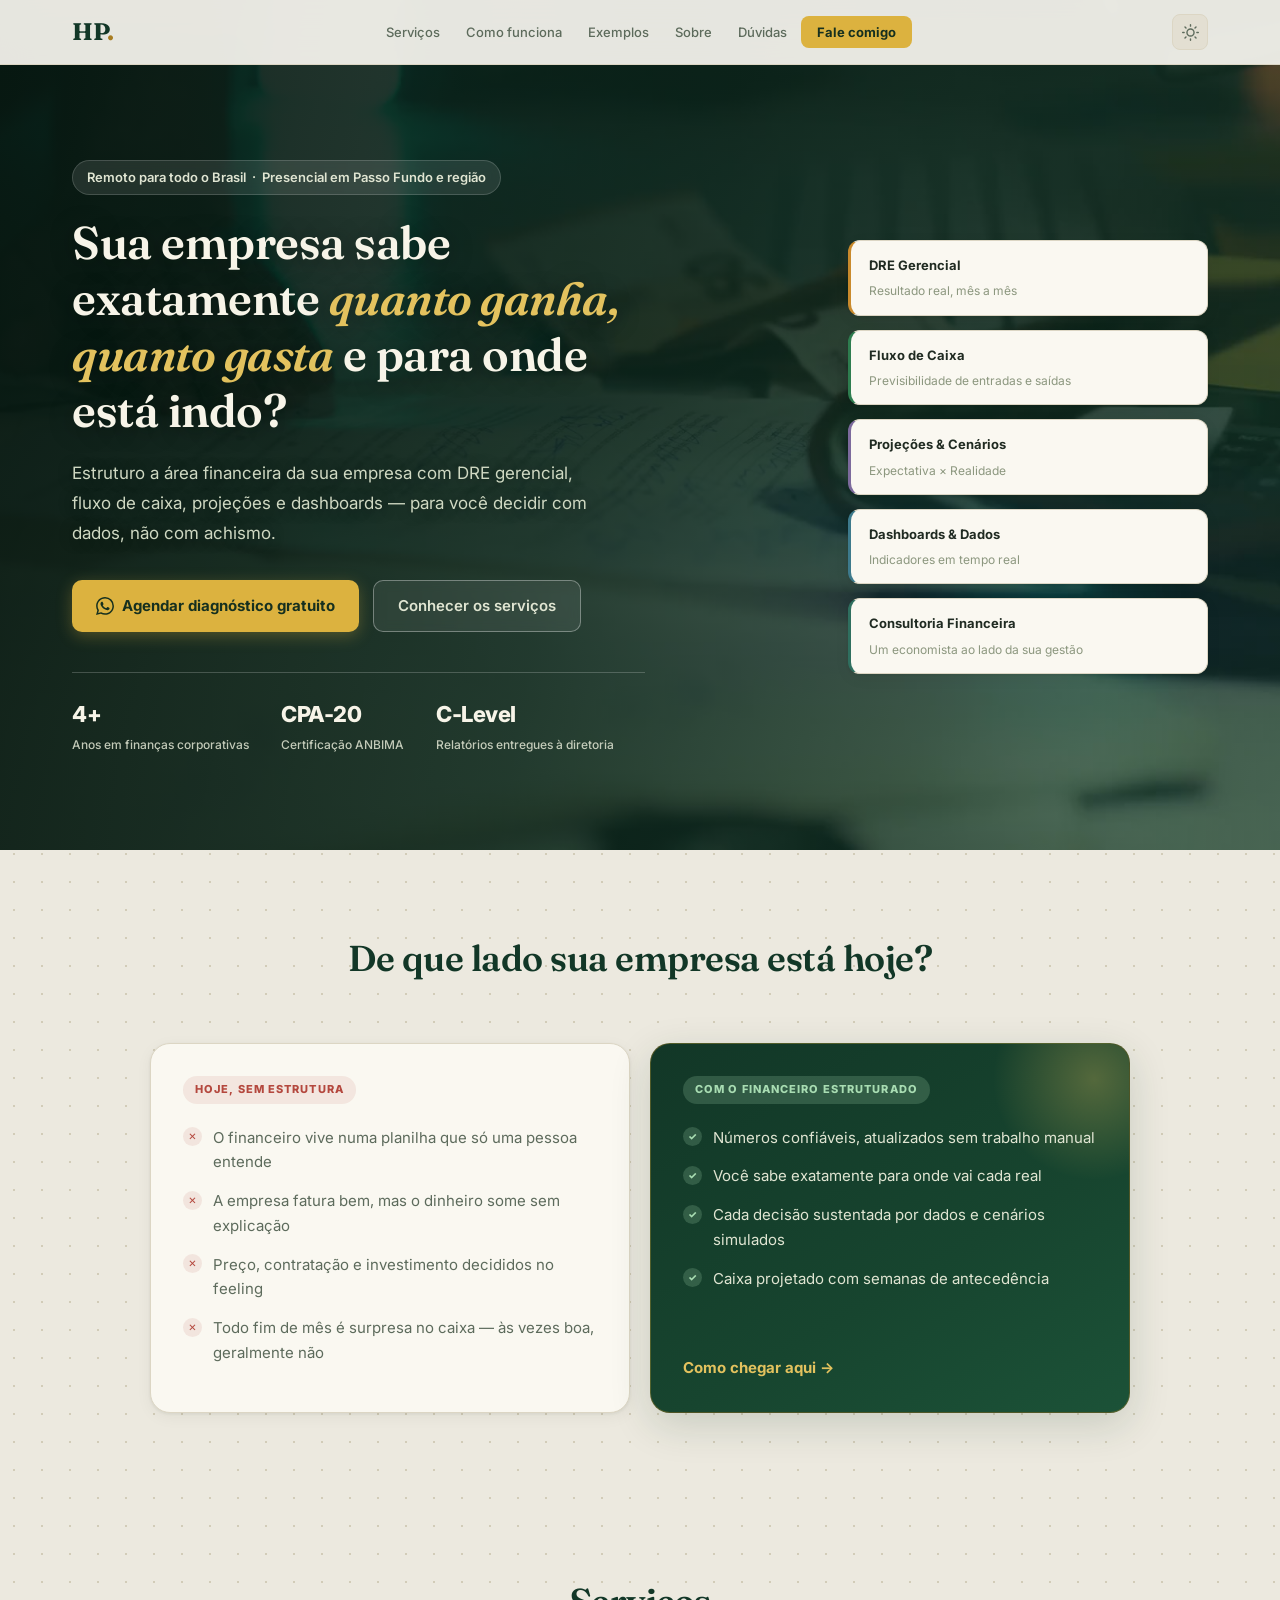
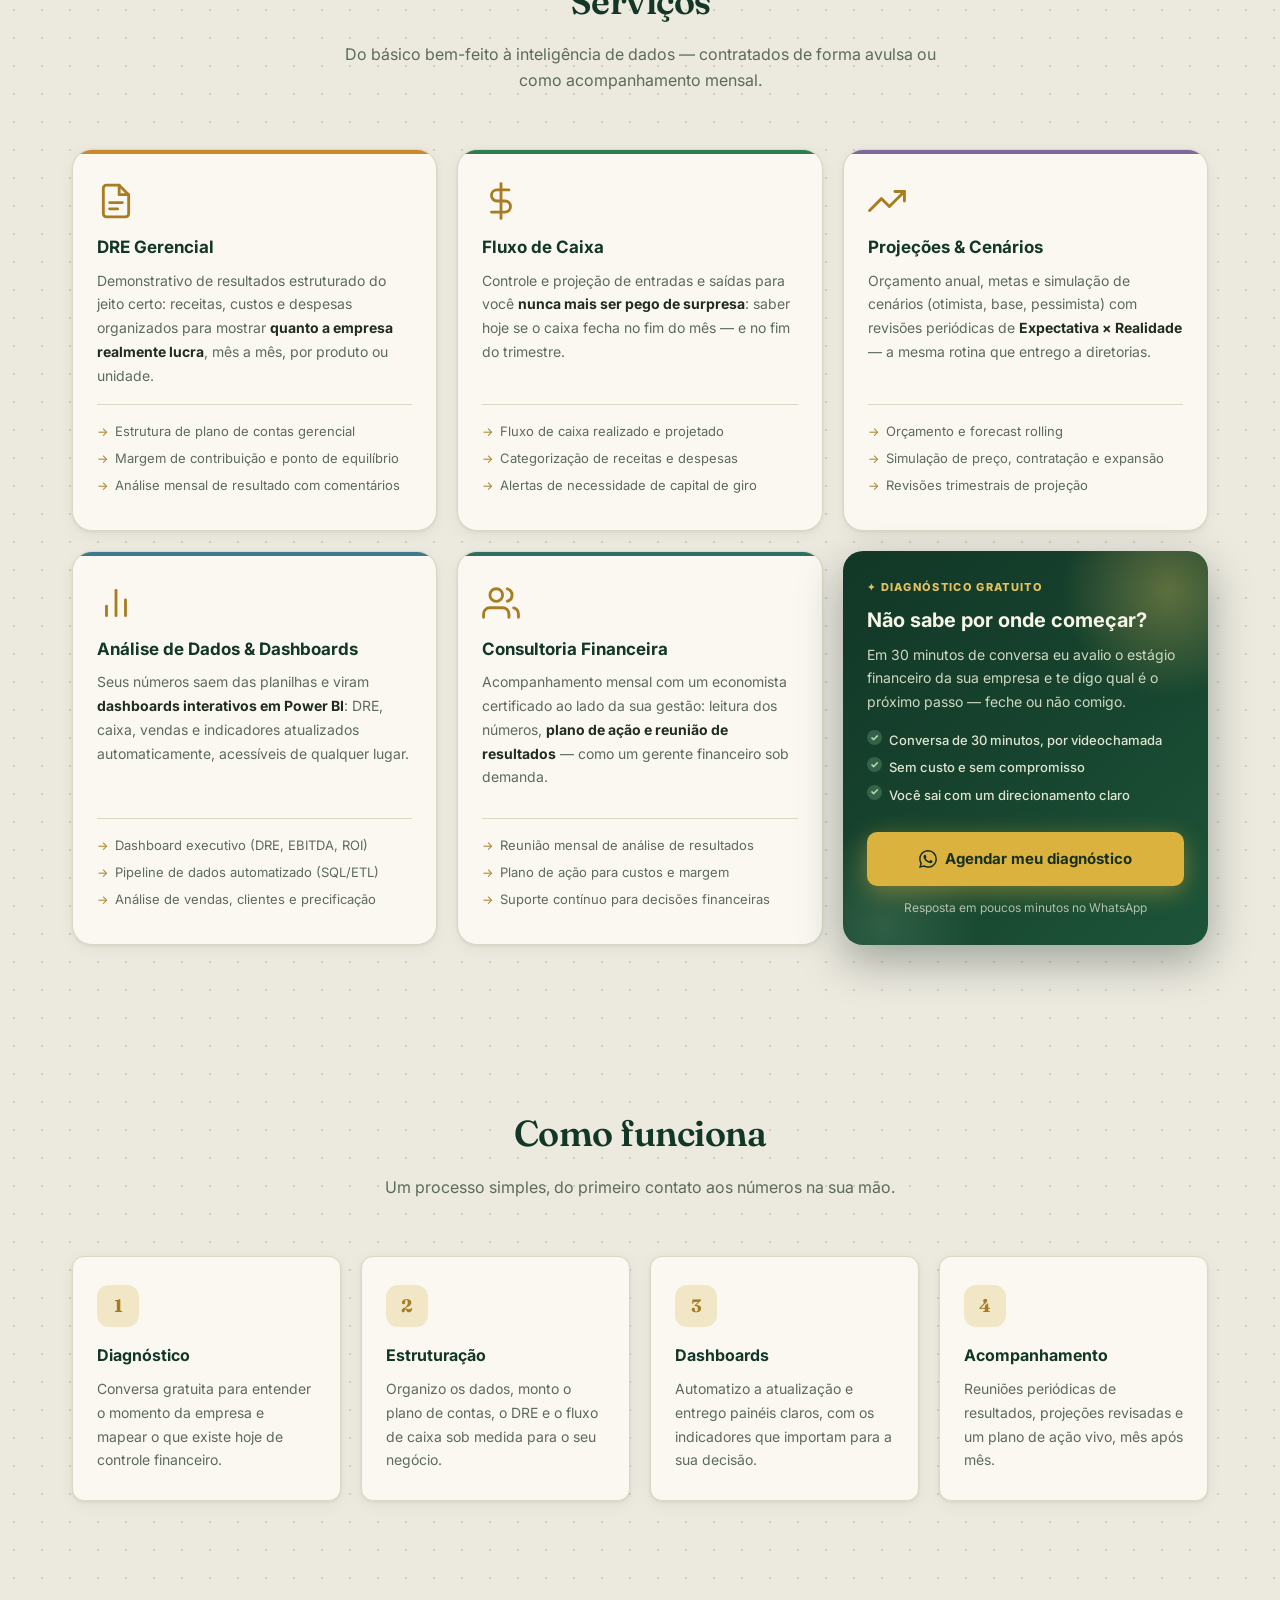
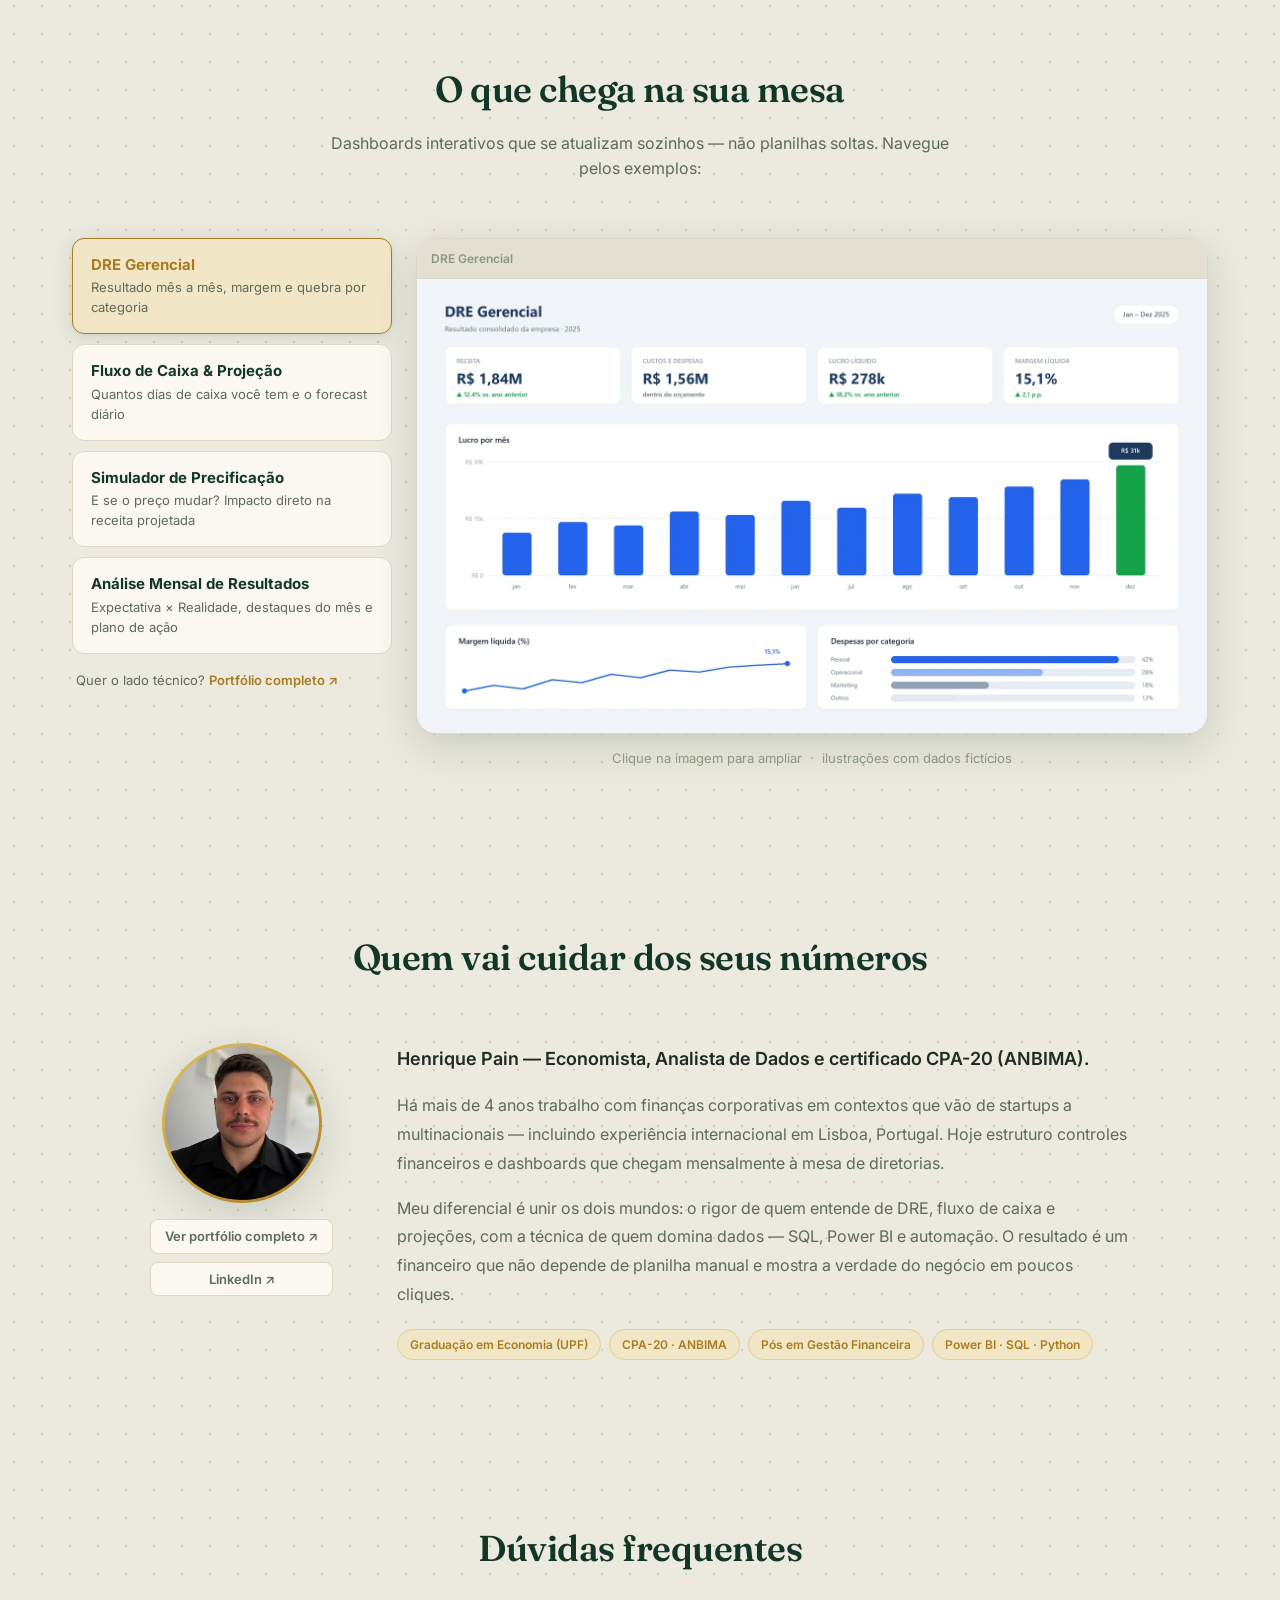
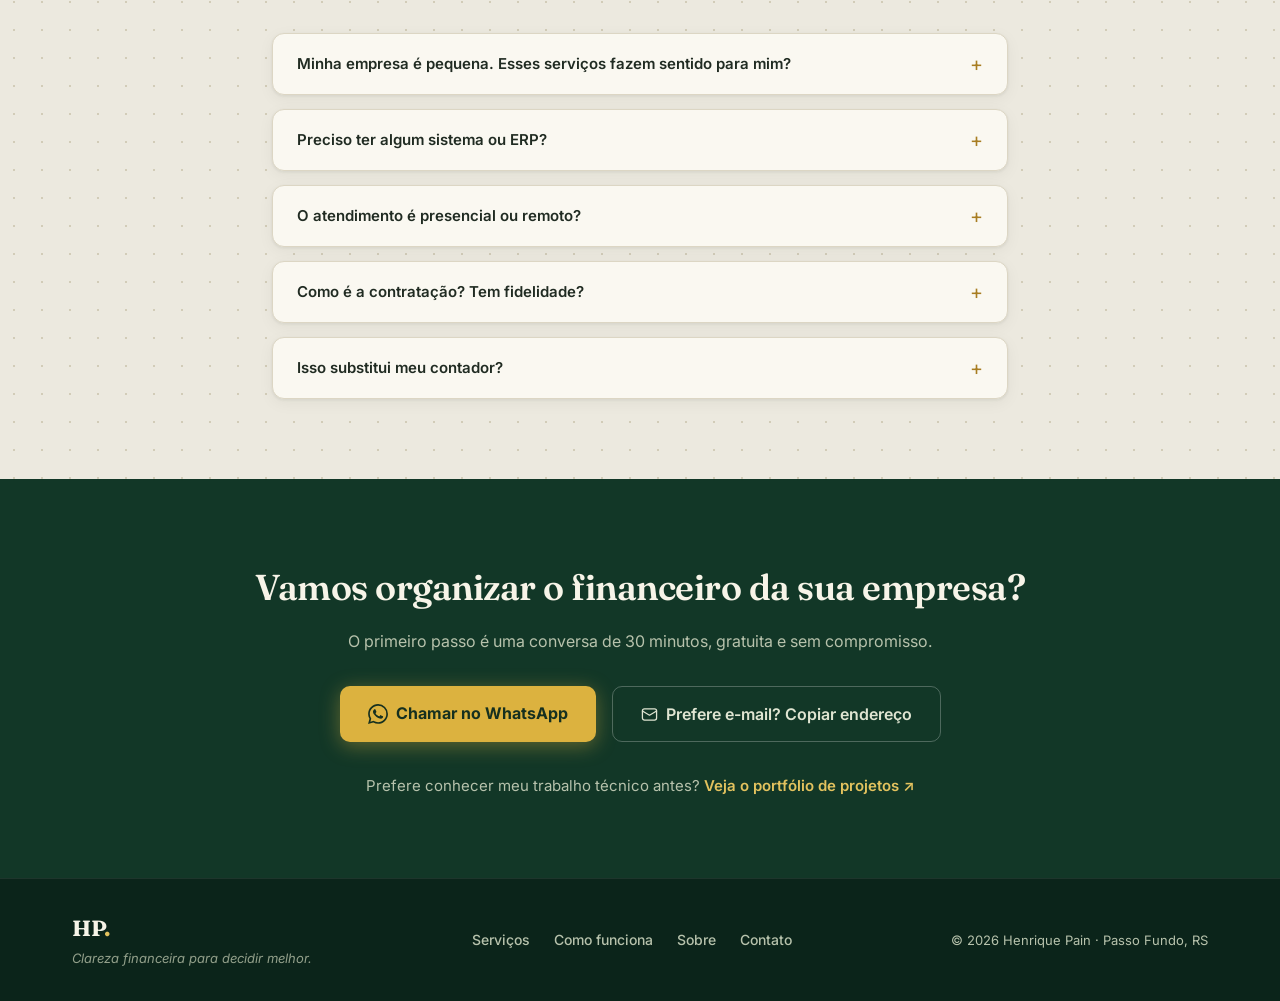
<file: v3/index.html>
﻿<!DOCTYPE html>
<html lang="pt-BR">
<head>
    <meta charset="UTF-8">
    <meta name="viewport" content="width=device-width, initial-scale=1.0">
    <title>Henrique Pain — Consultoria Financeira & Dados</title>

    <!-- Favicon -->
    <link rel="icon" type="image/svg+xml" href="data:image/svg+xml,<svg xmlns='http://www.w3.org/2000/svg' viewBox='0 0 32 32'><rect width='32' height='32' rx='6' fill='%230b241a'/><text x='50%25' y='54%25' dominant-baseline='middle' text-anchor='middle' font-family='Georgia,serif' font-weight='700' font-size='13' fill='%23dcbb54'>HP</text></svg>">

    <!-- SEO & Open Graph -->
    <meta name="description" content="Consultoria financeira para pequenas e médias empresas: DRE gerencial, fluxo de caixa, projeções, análise de dados e dashboards. Clareza financeira para decidir melhor.">
    <meta property="og:title"       content="Henrique Pain — Consultoria Financeira & Dados">
    <meta property="og:description" content="DRE gerencial, fluxo de caixa, projeções e dashboards para sua empresa decidir com dados, não com achismo.">
    <meta property="og:type"        content="website">
    <meta property="og:locale"      content="pt_BR">

    <link rel="preconnect" href="https://fonts.googleapis.com">
    <link rel="preconnect" href="https://fonts.gstatic.com" crossorigin>
    <link href="https://fonts.googleapis.com/css2?family=Inter:wght@300;400;500;600;700;800&family=Fraunces:ital,opsz,wght@0,9..144,500;0,9..144,600;0,9..144,700;1,9..144,500;1,9..144,600&display=swap" rel="stylesheet">
    <link rel="stylesheet" href="style.css">
</head>
<body>

    <!-- ===== NAV ===== -->
    <nav class="nav" id="nav">
        <div class="nav-container">
            <a href="#home" class="nav-logo">HP<span>.</span></a>
            <ul class="nav-links" id="navLinks">
                <li><a href="#servicos">Serviços</a></li>
                <li><a href="#como-funciona">Como funciona</a></li>
                <li><a href="#exemplos">Exemplos</a></li>
                <li><a href="#sobre">Sobre</a></li>
                <li><a href="#faq">Dúvidas</a></li>
                <li><a href="#contato" class="nav-cta">Fale comigo</a></li>
            </ul>
            <div class="nav-right">
                <button class="theme-toggle" id="themeToggle" aria-label="Alternar tema">
                    <svg class="icon-sun" xmlns="http://www.w3.org/2000/svg" width="17" height="17" viewBox="0 0 24 24" fill="none" stroke="currentColor" stroke-width="2" stroke-linecap="round" stroke-linejoin="round"><circle cx="12" cy="12" r="5"/><path d="M12 1v2M12 21v2M4.22 4.22l1.42 1.42M18.36 18.36l1.42 1.42M1 12h2M21 12h2M4.22 19.78l1.42-1.42M18.36 5.64l1.42-1.42"/></svg>
                    <svg class="icon-moon" xmlns="http://www.w3.org/2000/svg" width="17" height="17" viewBox="0 0 24 24" fill="none" stroke="currentColor" stroke-width="2" stroke-linecap="round" stroke-linejoin="round"><path d="M21 12.79A9 9 0 1 1 11.21 3 7 7 0 0 0 21 12.79z"/></svg>
                </button>
                <button class="nav-toggle" id="navToggle" aria-label="Menu">
                    <span></span><span></span><span></span>
                </button>
            </div>
        </div>
    </nav>

    <!-- ===== HERO ===== -->
    <section class="hero" id="home">
        <div class="hero-bg" aria-hidden="true">
            <video class="hero-video is-on" autoplay muted loop playsinline preload="metadata" poster="img/hero-poster.jpg">
                <source src="video/hero.mp4" type="video/mp4">
            </video>
            <video class="hero-video" muted playsinline preload="none" aria-hidden="true"></video>
        </div>
        <div class="hero-container">
            <div class="hero-content">
                <span class="hero-badge">Remoto para todo o Brasil &nbsp;·&nbsp; Presencial em Passo Fundo e região</span>
                <h1 class="hero-headline">Sua empresa sabe exatamente <span>quanto ganha, quanto gasta</span> e para onde está indo?</h1>
                <p class="hero-desc">
                    Estruturo a área financeira da sua empresa com DRE gerencial, fluxo de caixa,
                    projeções e dashboards — para você decidir com dados, não com achismo.
                </p>
                <div class="hero-actions">
                    <a href="https://wa.me/5554981293329?text=Ol%C3%A1%2C%20Henrique!%20Vi%20sua%20p%C3%A1gina%20e%20quero%20conversar%20sobre%20os%20servi%C3%A7os%20financeiros." target="_blank" rel="noopener" class="btn btn-primary">
                        <svg viewBox="0 0 24 24" fill="currentColor" width="18" height="18"><path d="M17.472 14.382c-.297-.149-1.758-.867-2.03-.967-.273-.099-.471-.148-.67.15-.197.297-.767.966-.94 1.164-.173.199-.347.223-.644.075-.297-.15-1.255-.463-2.39-1.475-.883-.788-1.48-1.761-1.653-2.059-.173-.297-.018-.458.13-.606.134-.133.298-.347.446-.52.149-.174.198-.298.298-.497.099-.198.05-.371-.025-.52-.075-.149-.669-1.612-.916-2.207-.242-.579-.487-.5-.669-.51-.173-.008-.371-.01-.57-.01-.198 0-.52.074-.792.372-.272.297-1.04 1.016-1.04 2.479 0 1.462 1.065 2.875 1.213 3.074.149.198 2.096 3.2 5.077 4.487.709.306 1.262.489 1.694.625.712.227 1.36.195 1.871.118.571-.085 1.758-.719 2.006-1.413.248-.694.248-1.289.173-1.413-.074-.124-.272-.198-.57-.347m-5.421 7.403h-.004a9.87 9.87 0 0 1-5.031-1.378l-.361-.214-3.741.982.998-3.648-.235-.374a9.86 9.86 0 0 1-1.51-5.26c.001-5.45 4.436-9.884 9.888-9.884 2.64 0 5.122 1.03 6.988 2.898a9.825 9.825 0 0 1 2.893 6.994c-.003 5.45-4.437 9.884-9.885 9.884m8.413-18.297A11.815 11.815 0 0 0 12.05 0C5.495 0 .16 5.335.157 11.892c0 2.096.547 4.142 1.588 5.945L.057 24l6.305-1.654a11.882 11.882 0 0 0 5.683 1.448h.005c6.554 0 11.89-5.335 11.893-11.893a11.821 11.821 0 0 0-3.48-8.413Z"/></svg>
                        Agendar diagnóstico gratuito
                    </a>
                    <a href="#servicos" class="btn btn-secondary">Conhecer os serviços</a>
                </div>
                <div class="hero-stats">
                    <div class="hero-stat">
                        <span class="stat-number">4+</span>
                        <span class="stat-label">Anos em finanças corporativas</span>
                    </div>
                    <div class="hero-stat">
                        <span class="stat-number">CPA-20</span>
                        <span class="stat-label">Certificação ANBIMA</span>
                    </div>
                    <div class="hero-stat">
                        <span class="stat-number">C-Level</span>
                        <span class="stat-label">Relatórios entregues à diretoria</span>
                    </div>
                </div>
            </div>
            <div class="hero-visual">
                <div class="hero-card-stack">
                    <div class="visual-card vc-1">
                        <div class="vc-label">DRE Gerencial</div>
                        <div class="vc-value">Resultado real, mês a mês</div>
                    </div>
                    <div class="visual-card vc-2">
                        <div class="vc-label">Fluxo de Caixa</div>
                        <div class="vc-value">Previsibilidade de entradas e saídas</div>
                    </div>
                    <div class="visual-card vc-3">
                        <div class="vc-label">Projeções & Cenários</div>
                        <div class="vc-value">Expectativa × Realidade</div>
                    </div>
                    <div class="visual-card vc-4">
                        <div class="vc-label">Dashboards & Dados</div>
                        <div class="vc-value">Indicadores em tempo real</div>
                    </div>
                    <div class="visual-card vc-5">
                        <div class="vc-label">Consultoria Financeira</div>
                        <div class="vc-value">Um economista ao lado da sua gestão</div>
                    </div>
                </div>
            </div>
        </div>
    </section>

    <!-- ===== DORES ===== -->
    <section class="section section-alt" id="dores">
        <div class="container">
            <div class="section-header fade-in">
                <h2 class="section-title">De que lado sua empresa está hoje?</h2>
            </div>
            <div class="contrast-grid">
                <div class="contrast-panel contrast-before fade-in">
                    <span class="contrast-tag">Hoje, sem estrutura</span>
                    <ul>
                        <li>O financeiro vive numa planilha que só uma pessoa entende</li>
                        <li>A empresa fatura bem, mas o dinheiro some sem explicação</li>
                        <li>Preço, contratação e investimento decididos no feeling</li>
                        <li>Todo fim de mês é surpresa no caixa — às vezes boa, geralmente não</li>
                    </ul>
                </div>
                <div class="contrast-panel contrast-after fade-in">
                    <span class="contrast-tag">Com o financeiro estruturado</span>
                    <ul>
                        <li>Números confiáveis, atualizados sem trabalho manual</li>
                        <li>Você sabe exatamente para onde vai cada real</li>
                        <li>Cada decisão sustentada por dados e cenários simulados</li>
                        <li>Caixa projetado com semanas de antecedência</li>
                    </ul>
                    <a href="#servicos" class="contrast-link">Como chegar aqui →</a>
                </div>
            </div>
        </div>
    </section>

    <!-- ===== SERVIÇOS ===== -->
    <section class="section" id="servicos">
        <div class="container">
            <div class="section-header fade-in">
                <h2 class="section-title">Serviços</h2>
                <p class="section-sub">Do básico bem-feito à inteligência de dados — contratados de forma avulsa ou como acompanhamento mensal.</p>
            </div>
            <div class="services-grid">

                <article class="service-card fade-in">
                    <div class="service-accent" style="--c1:var(--deco-1)"></div>
                    <div class="service-body">
                        <svg class="service-icon" viewBox="0 0 24 24" fill="none" stroke="currentColor" stroke-width="1.8" stroke-linecap="round" stroke-linejoin="round"><path d="M14 2H6a2 2 0 0 0-2 2v16a2 2 0 0 0 2 2h12a2 2 0 0 0 2-2V8z"/><polyline points="14 2 14 8 20 8"/><line x1="8" y1="13" x2="16" y2="13"/><line x1="8" y1="17" x2="13" y2="17"/></svg>
                        <h3 class="service-title">DRE Gerencial</h3>
                        <p class="service-desc">Demonstrativo de resultados estruturado do jeito certo: receitas, custos e despesas organizados para mostrar <strong>quanto a empresa realmente lucra</strong>, mês a mês, por produto ou unidade.</p>
                        <ul class="service-list">
                            <li>Estrutura de plano de contas gerencial</li>
                            <li>Margem de contribuição e ponto de equilíbrio</li>
                            <li>Análise mensal de resultado com comentários</li>
                        </ul>
                    </div>
                </article>

                <article class="service-card fade-in">
                    <div class="service-accent" style="--c1:var(--deco-2)"></div>
                    <div class="service-body">
                        <svg class="service-icon" viewBox="0 0 24 24" fill="none" stroke="currentColor" stroke-width="1.8" stroke-linecap="round" stroke-linejoin="round"><line x1="12" y1="1" x2="12" y2="23"/><path d="M17 5H9.5a3.5 3.5 0 0 0 0 7h5a3.5 3.5 0 0 1 0 7H6"/></svg>
                        <h3 class="service-title">Fluxo de Caixa</h3>
                        <p class="service-desc">Controle e projeção de entradas e saídas para você <strong>nunca mais ser pego de surpresa</strong>: saber hoje se o caixa fecha no fim do mês — e no fim do trimestre.</p>
                        <ul class="service-list">
                            <li>Fluxo de caixa realizado e projetado</li>
                            <li>Categorização de receitas e despesas</li>
                            <li>Alertas de necessidade de capital de giro</li>
                        </ul>
                    </div>
                </article>

                <article class="service-card fade-in">
                    <div class="service-accent" style="--c1:var(--deco-3)"></div>
                    <div class="service-body">
                        <svg class="service-icon" viewBox="0 0 24 24" fill="none" stroke="currentColor" stroke-width="1.8" stroke-linecap="round" stroke-linejoin="round"><polyline points="23 6 13.5 15.5 8.5 10.5 1 18"/><polyline points="17 6 23 6 23 12"/></svg>
                        <h3 class="service-title">Projeções & Cenários</h3>
                        <p class="service-desc">Orçamento anual, metas e simulação de cenários (otimista, base, pessimista) com revisões periódicas de <strong>Expectativa × Realidade</strong> — a mesma rotina que entrego a diretorias.</p>
                        <ul class="service-list">
                            <li>Orçamento e forecast rolling</li>
                            <li>Simulação de preço, contratação e expansão</li>
                            <li>Revisões trimestrais de projeção</li>
                        </ul>
                    </div>
                </article>

                <article class="service-card fade-in">
                    <div class="service-accent" style="--c1:var(--deco-4)"></div>
                    <div class="service-body">
                        <svg class="service-icon" viewBox="0 0 24 24" fill="none" stroke="currentColor" stroke-width="1.8" stroke-linecap="round" stroke-linejoin="round"><line x1="18" y1="20" x2="18" y2="10"/><line x1="12" y1="20" x2="12" y2="4"/><line x1="6" y1="20" x2="6" y2="14"/></svg>
                        <h3 class="service-title">Análise de Dados & Dashboards</h3>
                        <p class="service-desc">Seus números saem das planilhas e viram <strong>dashboards interativos em Power BI</strong>: DRE, caixa, vendas e indicadores atualizados automaticamente, acessíveis de qualquer lugar.</p>
                        <ul class="service-list">
                            <li>Dashboard executivo (DRE, EBITDA, ROI)</li>
                            <li>Pipeline de dados automatizado (SQL/ETL)</li>
                            <li>Análise de vendas, clientes e precificação</li>
                        </ul>
                    </div>
                </article>

                <article class="service-card fade-in">
                    <div class="service-accent" style="--c1:var(--deco-5)"></div>
                    <div class="service-body">
                        <svg class="service-icon" viewBox="0 0 24 24" fill="none" stroke="currentColor" stroke-width="1.8" stroke-linecap="round" stroke-linejoin="round"><path d="M17 21v-2a4 4 0 0 0-4-4H5a4 4 0 0 0-4 4v2"/><circle cx="9" cy="7" r="4"/><path d="M23 21v-2a4 4 0 0 0-3-3.87"/><path d="M16 3.13a4 4 0 0 1 0 7.75"/></svg>
                        <h3 class="service-title">Consultoria Financeira</h3>
                        <p class="service-desc">Acompanhamento mensal com um economista certificado ao lado da sua gestão: leitura dos números, <strong>plano de ação e reunião de resultados</strong> — como um gerente financeiro sob demanda.</p>
                        <ul class="service-list">
                            <li>Reunião mensal de análise de resultados</li>
                            <li>Plano de ação para custos e margem</li>
                            <li>Suporte contínuo para decisões financeiras</li>
                        </ul>
                    </div>
                </article>

                <article class="service-card service-card-cta fade-in">
                    <div class="service-body">
                        <span class="cta-kicker">✦ Diagnóstico gratuito</span>
                        <h3 class="service-title">Não sabe por onde começar?</h3>
                        <p class="service-desc">Em 30 minutos de conversa eu avalio o estágio financeiro da sua empresa e te digo qual é o próximo passo — feche ou não comigo.</p>
                        <ul class="cta-checks">
                            <li>Conversa de 30 minutos, por videochamada</li>
                            <li>Sem custo e sem compromisso</li>
                            <li>Você sai com um direcionamento claro</li>
                        </ul>
                        <a href="https://wa.me/5554981293329?text=Ol%C3%A1%2C%20Henrique!%20Quero%20agendar%20um%20diagn%C3%B3stico%20financeiro%20gratuito." target="_blank" rel="noopener" class="btn btn-primary btn-cta">
                            <svg viewBox="0 0 24 24" fill="currentColor" width="18" height="18"><path d="M17.472 14.382c-.297-.149-1.758-.867-2.03-.967-.273-.099-.471-.148-.67.15-.197.297-.767.966-.94 1.164-.173.199-.347.223-.644.075-.297-.15-1.255-.463-2.39-1.475-.883-.788-1.48-1.761-1.653-2.059-.173-.297-.018-.458.13-.606.134-.133.298-.347.446-.52.149-.174.198-.298.298-.497.099-.198.05-.371-.025-.52-.075-.149-.669-1.612-.916-2.207-.242-.579-.487-.5-.669-.51-.173-.008-.371-.01-.57-.01-.198 0-.52.074-.792.372-.272.297-1.04 1.016-1.04 2.479 0 1.462 1.065 2.875 1.213 3.074.149.198 2.096 3.2 5.077 4.487.709.306 1.262.489 1.694.625.712.227 1.36.195 1.871.118.571-.085 1.758-.719 2.006-1.413.248-.694.248-1.289.173-1.413-.074-.124-.272-.198-.57-.347m-5.421 7.403h-.004a9.87 9.87 0 0 1-5.031-1.378l-.361-.214-3.741.982.998-3.648-.235-.374a9.86 9.86 0 0 1-1.51-5.26c.001-5.45 4.436-9.884 9.888-9.884 2.64 0 5.122 1.03 6.988 2.898a9.825 9.825 0 0 1 2.893 6.994c-.003 5.45-4.437 9.884-9.885 9.884m8.413-18.297A11.815 11.815 0 0 0 12.05 0C5.495 0 .16 5.335.157 11.892c0 2.096.547 4.142 1.588 5.945L.057 24l6.305-1.654a11.882 11.882 0 0 0 5.683 1.448h.005c6.554 0 11.89-5.335 11.893-11.893a11.821 11.821 0 0 0-3.48-8.413Z"/></svg>
                            Agendar meu diagnóstico
                        </a>
                        <span class="cta-note">Resposta em poucos minutos no WhatsApp</span>
                    </div>
                </article>

            </div>
        </div>
    </section>

    <!-- ===== COMO FUNCIONA ===== -->
    <section class="section section-alt" id="como-funciona">
        <div class="container">
            <div class="section-header fade-in">
                <h2 class="section-title">Como funciona</h2>
                <p class="section-sub">Um processo simples, do primeiro contato aos números na sua mão.</p>
            </div>
            <div class="steps-grid">
                <div class="step-card fade-in">
                    <div class="step-num">1</div>
                    <h3 class="step-title">Diagnóstico</h3>
                    <p class="step-desc">Conversa gratuita para entender o momento da empresa e mapear o que existe hoje de controle financeiro.</p>
                </div>
                <div class="step-card fade-in">
                    <div class="step-num">2</div>
                    <h3 class="step-title">Estruturação</h3>
                    <p class="step-desc">Organizo os dados, monto o plano de contas, o DRE e o fluxo de caixa sob medida para o seu negócio.</p>
                </div>
                <div class="step-card fade-in">
                    <div class="step-num">3</div>
                    <h3 class="step-title">Dashboards</h3>
                    <p class="step-desc">Automatizo a atualização e entrego painéis claros, com os indicadores que importam para a sua decisão.</p>
                </div>
                <div class="step-card fade-in">
                    <div class="step-num">4</div>
                    <h3 class="step-title">Acompanhamento</h3>
                    <p class="step-desc">Reuniões periódicas de resultados, projeções revisadas e um plano de ação vivo, mês após mês.</p>
                </div>
            </div>
        </div>
    </section>

    <!-- ===== EXEMPLOS ===== -->
    <section class="section" id="exemplos">
        <div class="container">
            <div class="section-header fade-in">
                <h2 class="section-title">O que chega na sua mesa</h2>
                <p class="section-sub">Dashboards interativos que se atualizam sozinhos — não planilhas soltas. Navegue pelos exemplos:</p>
            </div>
            <div class="showcase fade-in">
                <div class="showcase-tabs" role="tablist" aria-label="Exemplos de dashboards">
                    <button class="showcase-tab active" role="tab" aria-selected="true"
                        data-img="img/exemplos/dre.webp"
                        data-title="DRE Gerencial"
                        data-alt="Ilustração de dashboard de DRE gerencial: receita, lucro e margem mês a mês">
                        <strong>DRE Gerencial</strong>
                        <span>Resultado mês a mês, margem e quebra por categoria</span>
                    </button>
                    <button class="showcase-tab" role="tab" aria-selected="false"
                        data-img="img/exemplos/fluxo.webp"
                        data-title="Fluxo de Caixa & Projeção"
                        data-alt="Ilustração de dashboard de fluxo de caixa: saldo projetado, dias de caixa e compromissos">
                        <strong>Fluxo de Caixa &amp; Projeção</strong>
                        <span>Quantos dias de caixa você tem e o forecast diário</span>
                    </button>
                    <button class="showcase-tab" role="tab" aria-selected="false"
                        data-img="img/exemplos/precificacao.webp"
                        data-title="Simulador de Precificação"
                        data-alt="Ilustração de simulador de precificação: receita projetada por cenário de preço">
                        <strong>Simulador de Precificação</strong>
                        <span>E se o preço mudar? Impacto direto na receita projetada</span>
                    </button>
                    <button class="showcase-tab" role="tab" aria-selected="false"
                        data-img="img/exemplos/analise.webp"
                        data-title="Análise Mensal de Resultados"
                        data-alt="Ilustração de relatório de análise mensal: previsto versus realizado, destaques do mês e plano de ação">
                        <strong>Análise Mensal de Resultados</strong>
                        <span>Expectativa × Realidade, destaques do mês e plano de ação</span>
                    </button>
                    <p class="showcase-foot">Quer o lado técnico? <a href="https://henriquereolonpain-sys.github.io" target="_blank" rel="noopener">Portfólio completo ↗</a></p>
                </div>
                <div class="showcase-stage">
                    <div class="showcase-frame">
                        <div class="frame-bar">
                            <em id="frameTitle">DRE Gerencial</em>
                        </div>
                        <a id="showcaseLink" href="img/exemplos/dre.webp" target="_blank" rel="noopener" title="Ampliar">
                            <img id="showcaseImg" src="img/exemplos/dre.webp" alt="Ilustração de dashboard de DRE gerencial: receita, lucro e margem mês a mês">
                        </a>
                    </div>
                    <p class="showcase-hint">Clique na imagem para ampliar &nbsp;·&nbsp; ilustrações com dados fictícios</p>
                </div>
            </div>
        </div>
    </section>

    <!-- ===== SOBRE ===== -->
    <section class="section" id="sobre">
        <div class="container">
            <div class="section-header fade-in">
                <h2 class="section-title">Quem vai cuidar dos seus números</h2>
            </div>
            <div class="about-grid">
                <div class="about-photo fade-in">
                    <div class="photo-placeholder">
                        <img src="img/perfil.jpeg" alt="Henrique Pain" class="profile-photo">
                    </div>
                    <div class="about-chips">
                        <a href="https://henriquereolonpain-sys.github.io" target="_blank" rel="noopener" class="chip">Ver portfólio completo ↗</a>
                        <a href="https://linkedin.com/in/henrique-pain" target="_blank" rel="noopener" class="chip">LinkedIn ↗</a>
                    </div>
                </div>
                <div class="about-text fade-in">
                    <p class="about-lead">Henrique Pain — Economista, Analista de Dados e certificado CPA-20 (ANBIMA).</p>
                    <p>Há mais de 4 anos trabalho com finanças corporativas em contextos que vão de startups a multinacionais — incluindo experiência internacional em Lisboa, Portugal. Hoje estruturo controles financeiros e dashboards que chegam mensalmente à mesa de diretorias.</p>
                    <p>Meu diferencial é unir os dois mundos: o rigor de quem entende de DRE, fluxo de caixa e projeções, com a técnica de quem domina dados — SQL, Power BI e automação. O resultado é um financeiro que não depende de planilha manual e mostra a verdade do negócio em poucos cliques.</p>
                    <div class="cred-badges">
                        <span class="cred-badge">Graduação em Economia (UPF)</span>
                        <span class="cred-badge">CPA-20 · ANBIMA</span>
                        <span class="cred-badge">Pós em Gestão Financeira</span>
                        <span class="cred-badge">Power BI · SQL · Python</span>
                    </div>
                </div>
            </div>
        </div>
    </section>

    <!-- ===== FAQ ===== -->
    <section class="section section-alt" id="faq">
        <div class="container container-narrow">
            <div class="section-header fade-in">
                <h2 class="section-title">Dúvidas frequentes</h2>
            </div>
            <div class="faq-list">
                <details class="faq-item fade-in">
                    <summary>Minha empresa é pequena. Esses serviços fazem sentido para mim?</summary>
                    <p>Sim — na verdade é onde eles geram mais impacto. Empresas pequenas raramente têm um financeiro estruturado, e é exatamente aí que decisões erradas de preço e caixa custam mais caro. O trabalho é dimensionado para o tamanho do seu negócio.</p>
                </details>
                <details class="faq-item fade-in">
                    <summary>Preciso ter algum sistema ou ERP?</summary>
                    <p>Não. Trabalho com o que você já tem — extratos bancários, planilhas, sistema de vendas ou ERP. Parte do serviço é justamente organizar essas fontes e automatizar a atualização.</p>
                </details>
                <details class="faq-item fade-in">
                    <summary>O atendimento é presencial ou remoto?</summary>
                    <p>Remoto, para todo o Brasil, com reuniões por videochamada. Estou em Passo Fundo (RS) e atendo presencialmente na região quando faz sentido.</p>
                </details>
                <details class="faq-item fade-in">
                    <summary>Como é a contratação? Tem fidelidade?</summary>
                    <p>Existem dois formatos: projetos pontuais (ex.: estruturar o DRE e o fluxo de caixa) e acompanhamento mensal. Sem fidelidade — a permanência se sustenta pelo valor entregue a cada mês.</p>
                </details>
                <details class="faq-item fade-in">
                    <summary>Isso substitui meu contador?</summary>
                    <p>Não — complementa. O contador cuida da parte fiscal e das obrigações legais; eu cuido da visão gerencial: quanto você lucra de verdade, para onde vai o caixa e o que fazer com essa informação.</p>
                </details>
            </div>
        </div>
    </section>

    <!-- ===== CONTATO ===== -->
    <section class="contact-section section" id="contato">
        <div class="container">
            <div class="section-header fade-in">
                <h2 class="section-title">Vamos organizar o financeiro da sua empresa?</h2>
                <p class="contact-sub">O primeiro passo é uma conversa de 30 minutos, gratuita e sem compromisso.</p>
            </div>
            <div class="contact-actions fade-in">
                <a href="https://wa.me/5554981293329?text=Ol%C3%A1%2C%20Henrique!%20Quero%20agendar%20um%20diagn%C3%B3stico%20financeiro%20gratuito." target="_blank" rel="noopener" class="btn btn-whatsapp">
                    <svg viewBox="0 0 24 24" fill="currentColor" width="20" height="20"><path d="M17.472 14.382c-.297-.149-1.758-.867-2.03-.967-.273-.099-.471-.148-.67.15-.197.297-.767.966-.94 1.164-.173.199-.347.223-.644.075-.297-.15-1.255-.463-2.39-1.475-.883-.788-1.48-1.761-1.653-2.059-.173-.297-.018-.458.13-.606.134-.133.298-.347.446-.52.149-.174.198-.298.298-.497.099-.198.05-.371-.025-.52-.075-.149-.669-1.612-.916-2.207-.242-.579-.487-.5-.669-.51-.173-.008-.371-.01-.57-.01-.198 0-.52.074-.792.372-.272.297-1.04 1.016-1.04 2.479 0 1.462 1.065 2.875 1.213 3.074.149.198 2.096 3.2 5.077 4.487.709.306 1.262.489 1.694.625.712.227 1.36.195 1.871.118.571-.085 1.758-.719 2.006-1.413.248-.694.248-1.289.173-1.413-.074-.124-.272-.198-.57-.347m-5.421 7.403h-.004a9.87 9.87 0 0 1-5.031-1.378l-.361-.214-3.741.982.998-3.648-.235-.374a9.86 9.86 0 0 1-1.51-5.26c.001-5.45 4.436-9.884 9.888-9.884 2.64 0 5.122 1.03 6.988 2.898a9.825 9.825 0 0 1 2.893 6.994c-.003 5.45-4.437 9.884-9.885 9.884m8.413-18.297A11.815 11.815 0 0 0 12.05 0C5.495 0 .16 5.335.157 11.892c0 2.096.547 4.142 1.588 5.945L.057 24l6.305-1.654a11.882 11.882 0 0 0 5.683 1.448h.005c6.554 0 11.89-5.335 11.893-11.893a11.821 11.821 0 0 0-3.48-8.413Z"/></svg>
                    Chamar no WhatsApp
                </a>
                <button type="button" class="btn btn-outline-light btn-email" id="emailBtn">
                    <svg viewBox="0 0 24 24" fill="none" stroke="currentColor" stroke-width="1.8" stroke-linecap="round" stroke-linejoin="round" width="17" height="17"><rect x="2" y="4" width="20" height="16" rx="3"/><path d="m2 7 10 6L22 7"/></svg>
                    <span id="emailBtnLabel">Prefere e-mail? Copiar endereço</span>
                </button>
            </div>
            <p class="contact-alt fade-in">Prefere conhecer meu trabalho técnico antes? <a href="https://henriquereolonpain-sys.github.io" target="_blank" rel="noopener">Veja o portfólio de projetos ↗</a></p>
        </div>
    </section>

    <!-- ===== FOOTER ===== -->
    <footer class="footer">
        <div class="container footer-inner">
            <div class="footer-brand">
                <span class="footer-logo">HP<span>.</span></span>
                <span class="footer-tagline">Clareza financeira para decidir melhor.</span>
            </div>
            <div class="footer-nav">
                <a href="#servicos">Serviços</a>
                <a href="#como-funciona">Como funciona</a>
                <a href="#sobre">Sobre</a>
                <a href="#contato">Contato</a>
            </div>
            <div class="footer-copy">
                <p>© 2026 Henrique Pain · Passo Fundo, RS</p>
            </div>
        </div>
    </footer>

    <script src="script.js"></script>
</body>
</html>
</file>
<file: style.css>
/* ============================================================
   HP_ — LANDING DE SERVIÇOS FINANCEIROS
   Estética: dark fintech · lime elétrico · tipografia display
   ============================================================ */

*, *::before, *::after { box-sizing: border-box; margin: 0; padding: 0; }

:root {
    --bg:          #060a14;
    --bg-soft:     #0a101f;
    --surface:     rgba(148, 163, 184, .05);
    --surface-hi:  rgba(148, 163, 184, .09);
    --border:      rgba(148, 163, 184, .14);
    --border-hi:   rgba(163, 230, 53, .45);
    --lime:        #a3e635;
    --emerald:     #34d399;
    --grad:        linear-gradient(120deg, #a3e635, #34d399);
    --text:        #f1f5f9;
    --text-muted:  #94a3b8;
    --text-dim:    #64748b;
    --font-display: 'Space Grotesk', 'Inter', system-ui, sans-serif;
    --font-body:    'Inter', system-ui, sans-serif;
    --radius:      16px;
    --radius-lg:   24px;
}

html { scroll-behavior: smooth; }

body {
    font-family: var(--font-body);
    background: var(--bg);
    color: var(--text);
    line-height: 1.6;
    -webkit-font-smoothing: antialiased;
    overflow-x: hidden;
    /* grid técnico sutil */
    background-image:
        linear-gradient(rgba(148,163,184,.045) 1px, transparent 1px),
        linear-gradient(90deg, rgba(148,163,184,.045) 1px, transparent 1px);
    background-size: 56px 56px;
}

a { text-decoration: none; color: inherit; }
ul { list-style: none; }
img { display: block; max-width: 100%; }
em { font-style: normal; }

/* ===== GLOW BLOBS DE FUNDO ===== */
.bg-glow {
    position: fixed; border-radius: 50%;
    filter: blur(120px); pointer-events: none; z-index: 0;
}
.bg-glow-1 {
    width: 560px; height: 560px;
    background: rgba(163, 230, 53, .07);
    top: -180px; right: -120px;
}
.bg-glow-2 {
    width: 480px; height: 480px;
    background: rgba(52, 211, 153, .06);
    bottom: -160px; left: -140px;
}

/* ===== NAV ===== */
.nav {
    position: fixed; top: 0; left: 0; right: 0; z-index: 100;
    background: rgba(6, 10, 20, .78);
    backdrop-filter: blur(18px); -webkit-backdrop-filter: blur(18px);
    border-bottom: 1px solid transparent;
    transition: border-color .3s, background .3s;
}
.nav.scrolled { border-bottom-color: var(--border); background: rgba(6, 10, 20, .92); }

.nav-container {
    max-width: 1200px; margin: 0 auto; padding: 0 2rem;
    height: 68px; display: flex; align-items: center; justify-content: space-between;
}

.nav-logo {
    font-family: var(--font-display);
    font-size: 1.5rem; font-weight: 700; letter-spacing: -.5px;
}
.nav-logo span { color: var(--lime); }

.nav-links { display: flex; align-items: center; gap: .25rem; }
.nav-links a {
    padding: .5rem .875rem; border-radius: 10px;
    font-size: .875rem; font-weight: 500; color: var(--text-muted);
    transition: color .2s, background .2s;
}
.nav-links a:hover, .nav-links a.active { color: var(--text); background: var(--surface-hi); }

.nav-cta {
    background: var(--grad) !important;
    color: #052012 !important;
    font-weight: 700 !important;
    margin-left: .5rem;
    box-shadow: 0 0 20px rgba(163, 230, 53, .25);
}
.nav-cta:hover { box-shadow: 0 0 32px rgba(163, 230, 53, .45); transform: translateY(-1px); }

.nav-toggle {
    display: none; flex-direction: column; gap: 5px;
    background: none; border: none; cursor: pointer; padding: 6px;
}
.nav-toggle span {
    display: block; width: 24px; height: 2px;
    background: var(--text); border-radius: 2px;
}

/* ===== HERO ===== */
.hero {
    position: relative; z-index: 1;
    padding: calc(68px + 5.5rem) 0 5rem;
    overflow: hidden;
}

/* Foto de fundo do topo: gráfico espelhado (tendência de alta) + overlays */
.hero-bg { position: absolute; inset: 0; z-index: 0; }
.hero-bg img {
    width: 100%; height: 100%;
    object-fit: cover; object-position: center;
    transform: scaleX(-1);   /* espelha a foto: o gráfico passa a subir */
    opacity: .6;
    filter: saturate(1.15) brightness(.95);
}
.hero-bg::after {
    content: '';
    position: absolute; inset: 0;
    background:
        linear-gradient(90deg, rgba(6,10,20,.9) 0%, rgba(6,10,20,.45) 60%, rgba(6,10,20,.7) 100%),
        linear-gradient(180deg, rgba(6,10,20,.55) 0%, rgba(6,10,20,.25) 40%, var(--bg) 96%);
}

.hero-container {
    position: relative; z-index: 1;
    max-width: 1200px; margin: 0 auto; padding: 0 2rem;
    display: grid; grid-template-columns: 1.1fr .9fr; gap: 4rem; align-items: center;
}

.hero-badge {
    display: inline-flex; align-items: center; gap: .625rem;
    padding: .45rem 1rem; border-radius: 100px;
    background: var(--surface); border: 1px solid var(--border);
    font-size: .8125rem; font-weight: 500; color: var(--text-muted);
    margin-bottom: 2rem;
}
.badge-dot {
    width: 8px; height: 8px; border-radius: 50%;
    background: var(--lime); flex-shrink: 0;
    box-shadow: 0 0 0 0 rgba(163, 230, 53, .5);
    animation: ping 1.8s ease-out infinite;
}
@keyframes ping {
    0%   { box-shadow: 0 0 0 0 rgba(163,230,53,.5); }
    70%  { box-shadow: 0 0 0 8px rgba(163,230,53,0); }
    100% { box-shadow: 0 0 0 0 rgba(163,230,53,0); }
}

.hero-headline {
    font-family: var(--font-display);
    font-size: clamp(2.5rem, 5.4vw, 4.25rem);
    font-weight: 700; line-height: 1.05; letter-spacing: -2.5px;
    margin-bottom: 1.5rem;
}
.hero-headline em {
    background: var(--grad);
    -webkit-background-clip: text; background-clip: text;
    -webkit-text-fill-color: transparent; color: transparent;
}

.hero-desc {
    font-size: 1.125rem; color: var(--text-muted); line-height: 1.75;
    max-width: 520px; margin-bottom: 2.25rem;
}
.hero-desc strong { color: var(--text); font-weight: 600; }

.hero-actions { display: flex; align-items: center; gap: 1rem; flex-wrap: wrap; margin-bottom: 1rem; }

/* --- CTA MEGA --- */
.btn-mega {
    display: inline-flex; align-items: center; gap: .75rem;
    padding: 1.0625rem 1.875rem; border-radius: 14px;
    background: var(--grad); color: #052012;
    font-family: var(--font-display);
    font-size: 1.0625rem; font-weight: 700; letter-spacing: -.3px;
    box-shadow: 0 0 0 1px rgba(163,230,53,.4), 0 8px 32px rgba(163,230,53,.28);
    transition: transform .2s, box-shadow .2s;
    animation: cta-breathe 2.6s ease-in-out infinite;
}
.btn-mega:hover {
    transform: translateY(-2px) scale(1.02);
    box-shadow: 0 0 0 1px rgba(163,230,53,.6), 0 12px 44px rgba(163,230,53,.45);
    animation-play-state: paused;
}
.btn-mega-arrow { transition: transform .2s; }
.btn-mega:hover .btn-mega-arrow { transform: translateX(4px); }
@keyframes cta-breathe {
    0%, 100% { box-shadow: 0 0 0 1px rgba(163,230,53,.4), 0 8px 32px rgba(163,230,53,.22); }
    50%      { box-shadow: 0 0 0 1px rgba(163,230,53,.55), 0 8px 44px rgba(163,230,53,.42); }
}

.btn-mega-xl { padding: 1.25rem 2.25rem; font-size: 1.1875rem; border-radius: 16px; }

.btn-ghost {
    display: inline-flex; align-items: center;
    padding: 1.0625rem 1.5rem; border-radius: 14px;
    border: 1px solid var(--border); color: var(--text-muted);
    font-size: 1rem; font-weight: 600;
    transition: all .2s;
}
.btn-ghost:hover { border-color: var(--border-hi); color: var(--lime); }

.hero-microcopy { font-size: .8125rem; color: var(--text-dim); }

/* --- HERO VISUAL: dashboard fake --- */
.hero-visual { position: relative; }

.dash-card {
    background: linear-gradient(160deg, rgba(148,163,184,.09), rgba(148,163,184,.03));
    border: 1px solid var(--border);
    border-radius: var(--radius-lg);
    padding: 1.5rem;
    backdrop-filter: blur(8px);
    box-shadow: 0 24px 80px rgba(0,0,0,.5);
}

.dash-header {
    display: flex; justify-content: space-between; align-items: center;
    margin-bottom: 1.25rem;
}
.dash-title { font-size: .8125rem; font-weight: 600; color: var(--text-muted); }
.dash-live {
    display: inline-flex; align-items: center; gap: .4rem;
    font-size: .6875rem; font-weight: 700; text-transform: uppercase; letter-spacing: .08em;
    color: var(--lime);
}
.live-dot {
    width: 6px; height: 6px; border-radius: 50%; background: var(--lime);
    animation: ping 1.8s ease-out infinite;
}

.dash-kpis {
    display: grid; grid-template-columns: repeat(3, 1fr); gap: .75rem;
    margin-bottom: 1.25rem;
}
.dash-kpi {
    background: rgba(6,10,20,.55); border: 1px solid var(--border);
    border-radius: 12px; padding: .75rem .875rem;
    display: flex; flex-direction: column; gap: .1rem;
}
.kpi-label { font-size: .625rem; text-transform: uppercase; letter-spacing: .06em; color: var(--text-dim); font-weight: 600; }
.kpi-value { font-family: var(--font-display); font-size: 1.125rem; font-weight: 700; letter-spacing: -.5px; }
.kpi-delta { font-size: .6875rem; color: var(--text-dim); font-weight: 600; }
.kpi-delta.up { color: var(--emerald); }

.dash-bars {
    display: flex; align-items: flex-end; gap: .5rem;
    height: 110px; margin-bottom: 1rem;
    padding: 0 .25rem;
}
.bar {
    flex: 1; height: var(--h);
    background: rgba(148,163,184,.22);
    border-radius: 6px 6px 2px 2px;
    transform-origin: bottom;
    animation: bar-grow .7s cubic-bezier(.2,.8,.3,1) backwards;
    animation-delay: var(--d);
}
.bar-hl { background: var(--grad); box-shadow: 0 0 24px rgba(163,230,53,.35); }
@keyframes bar-grow { from { transform: scaleY(0); } }

.dash-spark { width: 100%; height: 60px; }
.spark-line {
    fill: none; stroke: var(--lime); stroke-width: 2.5;
    stroke-linecap: round; stroke-linejoin: round;
    stroke-dasharray: 480; stroke-dashoffset: 480;
    animation: spark-draw 1.6s .5s cubic-bezier(.4,0,.2,1) forwards;
}
.spark-area { fill: rgba(163,230,53,.08); }
@keyframes spark-draw { to { stroke-dashoffset: 0; } }

.float-chip {
    position: absolute;
    background: rgba(6,10,20,.9);
    border: 1px solid var(--border-hi);
    border-radius: 12px;
    padding: .625rem 1rem;
    font-size: .8125rem; color: var(--text-muted);
    box-shadow: 0 8px 32px rgba(0,0,0,.45), 0 0 20px rgba(163,230,53,.12);
    backdrop-filter: blur(8px);
    animation: chip-float 5s ease-in-out infinite;
}
.float-chip strong { color: var(--lime); font-weight: 700; }
.chip-a { top: -22px; right: 8%; animation-delay: 0s; }
.chip-b { bottom: -18px; left: 4%; animation-delay: 2.5s; }
@keyframes chip-float {
    0%, 100% { transform: translateY(0); }
    50%      { transform: translateY(-8px); }
}

/* ===== TICKER ===== */
.ticker {
    position: relative; z-index: 1;
    border-top: 1px solid var(--border);
    border-bottom: 1px solid var(--border);
    background: rgba(148,163,184,.03);
    overflow: hidden;
    padding: 1rem 0;
    -webkit-mask-image: linear-gradient(90deg, transparent, #000 8%, #000 92%, transparent);
            mask-image: linear-gradient(90deg, transparent, #000 8%, #000 92%, transparent);
}
.ticker-track {
    display: flex; align-items: center; gap: 2.5rem;
    width: max-content;
    animation: ticker-scroll 26s linear infinite;
}
.ticker-track span {
    font-family: var(--font-display);
    font-size: 1rem; font-weight: 600; letter-spacing: .02em;
    color: var(--text-muted); white-space: nowrap;
}
.ticker-track i { color: var(--lime); font-style: normal; font-size: .875rem; }
@keyframes ticker-scroll {
    to { transform: translateX(-50%); }
}

/* ===== SEÇÕES ===== */
.section { position: relative; z-index: 1; padding: 6rem 0; }
.container { max-width: 1200px; margin: 0 auto; padding: 0 2rem; }
.container-narrow { max-width: 780px; }

.section-head { margin-bottom: 3.5rem; }
.section-kicker {
    display: block;
    font-family: var(--font-display);
    font-size: .8125rem; font-weight: 600; letter-spacing: .1em;
    color: var(--lime); text-transform: lowercase;
    margin-bottom: 1rem;
}
.section-title {
    font-family: var(--font-display);
    font-size: clamp(1.75rem, 3.6vw, 2.75rem);
    font-weight: 700; line-height: 1.12; letter-spacing: -1.5px;
}
.section-title em {
    background: var(--grad);
    -webkit-background-clip: text; background-clip: text;
    -webkit-text-fill-color: transparent; color: transparent;
}

/* ===== DORES ===== */
.pains-grid { display: grid; grid-template-columns: repeat(2, 1fr); gap: 1rem; }
.pain-card {
    display: flex; gap: 1rem; align-items: flex-start;
    background: var(--surface);
    border: 1px solid var(--border);
    border-radius: var(--radius);
    padding: 1.5rem 1.625rem;
    transition: border-color .25s, background .25s;
}
.pain-card:hover { border-color: rgba(248,113,113,.4); background: var(--surface-hi); }
.pain-x {
    font-size: 1rem; font-weight: 800; color: #f87171;
    line-height: 1.5; flex-shrink: 0;
}
.pain-card p { font-size: .9375rem; color: var(--text-muted); line-height: 1.7; }
.pain-card strong { color: var(--text); }

/* ===== BENTO SERVIÇOS ===== */
.bento { display: grid; grid-template-columns: repeat(3, 1fr); gap: 1.25rem; }

.bento-card {
    position: relative;
    background: var(--surface);
    border: 1px solid var(--border);
    border-radius: var(--radius-lg);
    padding: 2rem;
    display: flex; flex-direction: column;
    overflow: hidden;
    transition: border-color .3s, background .3s, transform .3s, box-shadow .3s;
}
.bento-card::before {
    content: '';
    position: absolute; inset: 0;
    background: radial-gradient(420px circle at var(--mx, 50%) var(--my, 0%), rgba(163,230,53,.08), transparent 65%);
    opacity: 0; transition: opacity .3s;
    pointer-events: none;
}
.bento-card:hover { border-color: var(--border-hi); transform: translateY(-4px); box-shadow: 0 16px 48px rgba(0,0,0,.4); }
.bento-card:hover::before { opacity: 1; }

.bento-wide { grid-column: span 2; }
.bento-flag { grid-column: span 3; }

.bento-num {
    font-family: var(--font-display);
    font-size: .875rem; font-weight: 700; letter-spacing: .1em;
    color: var(--lime); margin-bottom: 1.25rem;
}
.bento-title {
    font-family: var(--font-display);
    font-size: 1.375rem; font-weight: 700; letter-spacing: -.5px;
    margin-bottom: .75rem;
}
.bento-desc { font-size: .9375rem; color: var(--text-muted); line-height: 1.75; margin-bottom: 1.5rem; max-width: 640px; }
.bento-desc strong { color: var(--text); }

.bento-cta {
    margin-top: auto;
    display: inline-flex; align-items: center; gap: .375rem;
    font-family: var(--font-display);
    font-size: .9375rem; font-weight: 600;
    color: var(--lime);
    transition: gap .2s;
    width: fit-content;
}
.bento-cta:hover { gap: .75rem; }

.bento-flag {
    background: linear-gradient(135deg, rgba(163,230,53,.10), rgba(52,211,153,.05) 55%, var(--surface));
    border-color: rgba(163,230,53,.3);
}

/* ===== STATS ===== */
.stats-band {
    position: relative; z-index: 1;
    border-top: 1px solid var(--border);
    border-bottom: 1px solid var(--border);
    background: rgba(148,163,184,.03);
    padding: 3.5rem 0;
}
.stats-grid { display: grid; grid-template-columns: repeat(4, 1fr); gap: 2.5rem; }
.stat { display: flex; flex-direction: column; gap: .375rem; }
.stat-num {
    font-family: var(--font-display);
    font-size: 2.5rem; font-weight: 700; letter-spacing: -1.5px; line-height: 1;
    background: var(--grad);
    -webkit-background-clip: text; background-clip: text;
    -webkit-text-fill-color: transparent; color: transparent;
}
.stat-label { font-size: .8125rem; color: var(--text-muted); line-height: 1.55; max-width: 220px; }

/* ===== MÉTODO ===== */
.steps {
    display: grid; grid-template-columns: repeat(4, 1fr); gap: 1.25rem;
    position: relative;
}
.steps::before {
    content: '';
    position: absolute; top: 22px; left: 4%; right: 4%;
    height: 1px;
    background: linear-gradient(90deg, transparent, rgba(163,230,53,.35), rgba(163,230,53,.35), transparent);
}
.step { position: relative; padding-top: 3.5rem; }
.step-num {
    position: absolute; top: 0; left: 0;
    width: 44px; height: 44px; border-radius: 12px;
    background: var(--bg); border: 1px solid var(--border-hi);
    display: flex; align-items: center; justify-content: center;
    font-family: var(--font-display);
    font-size: .875rem; font-weight: 700; color: var(--lime);
    box-shadow: 0 0 20px rgba(163,230,53,.12);
}
.step h3 {
    font-family: var(--font-display);
    font-size: 1.125rem; font-weight: 700; letter-spacing: -.3px;
    margin-bottom: .5rem;
}
.step p { font-size: .875rem; color: var(--text-muted); line-height: 1.7; }

/* ===== SOBRE ===== */
.about-wrap {
    display: grid; grid-template-columns: auto 1fr; gap: 4rem; align-items: center;
    max-width: 980px;
}
.about-photo-ring {
    width: 200px; height: 200px; border-radius: 50%;
    padding: 4px;
    background: var(--grad);
    box-shadow: 0 0 60px rgba(163,230,53,.2);
    flex-shrink: 0;
}
.about-photo {
    width: 100%; height: 100%; border-radius: 50%;
    object-fit: cover; object-position: center 90%; /* enquadra cabeça no topo e mostra o tronco */
    border: 4px solid var(--bg);
}
.about-lead {
    font-family: var(--font-display);
    font-size: 1.0625rem; font-weight: 600; color: var(--lime);
    margin: .75rem 0 1.25rem;
}
.about-content p { color: var(--text-muted); line-height: 1.8; margin-bottom: 1rem; }
.about-content p strong { color: var(--text); }
.about-links { display: flex; gap: .75rem; flex-wrap: wrap; margin-top: 1.5rem; }
.about-link {
    padding: .5625rem 1.125rem; border-radius: 10px;
    border: 1px solid var(--border);
    font-size: .875rem; font-weight: 600; color: var(--text-muted);
    transition: all .2s;
}
.about-link:hover { border-color: var(--border-hi); color: var(--lime); }

/* ===== FAQ ===== */
.faq-list { display: flex; flex-direction: column; gap: .75rem; }
.faq-item {
    background: var(--surface);
    border: 1px solid var(--border);
    border-radius: var(--radius);
    transition: border-color .25s;
    overflow: hidden;
}
.faq-item[open], .faq-item:hover { border-color: var(--border-hi); }
.faq-item summary {
    cursor: pointer; padding: 1.25rem 1.5rem;
    font-family: var(--font-display);
    font-size: 1rem; font-weight: 600;
    list-style: none; position: relative; padding-right: 3.25rem;
}
.faq-item summary::-webkit-details-marker { display: none; }
.faq-item summary::after {
    content: '+';
    position: absolute; right: 1.5rem; top: 50%;
    transform: translateY(-50%);
    font-size: 1.5rem; font-weight: 400; color: var(--lime);
    transition: transform .25s;
}
.faq-item[open] summary::after { transform: translateY(-50%) rotate(45deg); }
.faq-item p {
    padding: 0 1.5rem 1.375rem;
    font-size: .9075rem; color: var(--text-muted); line-height: 1.75;
}

/* ===== CTA FINAL ===== */
.cta-final {
    position: relative; z-index: 1;
    padding: 7rem 0;
    text-align: center;
    border-top: 1px solid var(--border);
    background:
        radial-gradient(ellipse 60% 70% at 50% 100%, rgba(163,230,53,.12), transparent 70%),
        radial-gradient(ellipse 40% 50% at 50% 100%, rgba(52,211,153,.08), transparent 70%);
    overflow: hidden;
}
.cta-title {
    font-family: var(--font-display);
    font-size: clamp(2.25rem, 5vw, 3.75rem);
    font-weight: 700; line-height: 1.08; letter-spacing: -2px;
    margin-bottom: 1.25rem;
}
.cta-title em {
    background: var(--grad);
    -webkit-background-clip: text; background-clip: text;
    -webkit-text-fill-color: transparent; color: transparent;
}
.cta-sub {
    font-size: 1.0625rem; color: var(--text-muted);
    max-width: 560px; margin: 0 auto 2.5rem;
}
.cta-alt { margin-top: 1.5rem; font-size: .9375rem; color: var(--text-dim); }
.cta-alt a { color: var(--text-muted); font-weight: 600; border-bottom: 1px solid var(--border); transition: color .2s, border-color .2s; }
.cta-alt a:hover { color: var(--lime); border-color: var(--lime); }

/* ===== FOOTER ===== */
.footer {
    position: relative; z-index: 1;
    border-top: 1px solid var(--border);
    padding: 2rem 0;
}
.footer-inner {
    display: flex; align-items: center; justify-content: space-between;
    gap: 1.5rem; flex-wrap: wrap;
}
.footer-logo { font-family: var(--font-display); font-size: 1.25rem; font-weight: 700; }
.footer-logo span { color: var(--lime); }
.footer-nav { display: flex; gap: 1.5rem; flex-wrap: wrap; }
.footer-nav a { font-size: .8125rem; color: var(--text-dim); font-weight: 500; transition: color .2s; }
.footer-nav a:hover { color: var(--lime); }
.footer-copy { font-size: .8125rem; color: var(--text-dim); }

/* ===== WHATSAPP FAB ===== */
.wa-fab {
    position: fixed; bottom: 1.5rem; right: 1.5rem; z-index: 90;
    width: 60px; height: 60px; border-radius: 50%;
    background: #22c55e; color: #fff;
    display: flex; align-items: center; justify-content: center;
    box-shadow: 0 8px 32px rgba(34,197,94,.45);
    transition: transform .2s, box-shadow .2s;
    animation: fab-pulse 2.4s ease-out infinite;
}
.wa-fab:hover { transform: scale(1.08); box-shadow: 0 10px 40px rgba(34,197,94,.6); }
@keyframes fab-pulse {
    0%   { box-shadow: 0 8px 32px rgba(34,197,94,.45), 0 0 0 0 rgba(34,197,94,.4); }
    70%  { box-shadow: 0 8px 32px rgba(34,197,94,.45), 0 0 0 16px rgba(34,197,94,0); }
    100% { box-shadow: 0 8px 32px rgba(34,197,94,.45), 0 0 0 0 rgba(34,197,94,0); }
}

/* ===== FADE-IN ===== */
.fade-in { opacity: 0; transform: translateY(24px); transition: opacity .7s ease, transform .7s ease; }
.fade-in.visible { opacity: 1; transform: translateY(0); }

@media (prefers-reduced-motion: reduce) {
    *, *::before, *::after { animation: none !important; transition: none !important; }
    .fade-in { opacity: 1; transform: none; }
    .spark-line { stroke-dashoffset: 0; }
}

/* ===== RESPONSIVE ===== */
@media (max-width: 1024px) {
    .hero-container { grid-template-columns: 1fr; gap: 4.5rem; }
    .hero-visual { max-width: 560px; margin: 0 auto; width: 100%; }
    .bento { grid-template-columns: repeat(2, 1fr); }
    .bento-wide { grid-column: span 2; }
    .bento-flag { grid-column: span 2; }
    .stats-grid { grid-template-columns: repeat(2, 1fr); gap: 2rem; }
    .steps { grid-template-columns: repeat(2, 1fr); gap: 2.5rem 1.25rem; }
    .steps::before { display: none; }
}

@media (max-width: 768px) {
    .nav-links { display: none; }
    .nav-links.open {
        display: flex; flex-direction: column; align-items: stretch; gap: .25rem;
        position: fixed; top: 68px; left: 0; right: 0;
        background: rgba(6,10,20,.98);
        padding: 1rem 1.25rem 1.5rem;
        border-bottom: 1px solid var(--border);
        z-index: 99;
    }
    .nav-links.open a { padding: .875rem 1rem; }
    .nav-links.open .nav-cta { margin-left: 0; text-align: center; margin-top: .5rem; }
    .nav-toggle { display: flex; }

    .hero { padding-top: calc(68px + 3.5rem); }
    .hero-container { padding: 0 1.25rem; gap: 3.5rem; }
    .float-chip { display: none; }
    /* no mobile o texto ocupa a tela toda — escurece mais o fundo */
    .hero-bg img { opacity: .45; }

    .section { padding: 4rem 0; }
    .container { padding: 0 1.25rem; }

    .pains-grid { grid-template-columns: 1fr; }
    .bento { grid-template-columns: 1fr; }
    .bento-wide, .bento-flag { grid-column: span 1; }
    .bento-card { padding: 1.625rem; }

    .about-wrap { grid-template-columns: 1fr; gap: 2.5rem; justify-items: start; }
    .about-photo-ring { width: 150px; height: 150px; }

    .steps { grid-template-columns: 1fr; }

    .cta-final { padding: 5rem 0; }
}

@media (max-width: 480px) {
    .hero-actions { flex-direction: column; align-items: stretch; }
    .btn-mega, .btn-ghost { justify-content: center; text-align: center; }
    .stats-grid { grid-template-columns: 1fr; }
    .dash-kpis { grid-template-columns: repeat(2, 1fr); }
    .wa-fab { width: 54px; height: 54px; bottom: 1rem; right: 1rem; }
}
</file>
<file: v1/style.css>
/* ===== RESET & BASE ===== */
*, *::before, *::after { box-sizing: border-box; margin: 0; padding: 0; }

:root {
    --bg:           #eef2f7;
    --bg-alt:       #eef2f7;
    --surface:      #ffffff;
    --border:       #e2e8f0;
    --primary:      #1e3a5f;
    --accent:       #2563eb;
    --accent-light: #dbeafe;
    --text:         #1e293b;
    --text-muted:   #64748b;
    --text-light:   #94a3b8;
    --radius:       12px;
    --radius-lg:    20px;
    --shadow:       0 1px 3px rgba(0,0,0,.06), 0 4px 16px rgba(0,0,0,.04);
    --shadow-md:    0 4px 24px rgba(30,58,95,.08), 0 1px 4px rgba(0,0,0,.06);
    --shadow-lg:    0 12px 40px rgba(30,58,95,.14);
    --transition:   background .3s, color .3s, border-color .3s, box-shadow .3s;
}

/* ===== DARK MODE ===== */
[data-theme="dark"] {
    --bg:           #0f172a;
    --bg-alt:       #1e293b;
    --surface:      #1e293b;
    --border:       #334155;
    --primary:      #f1f5f9;
    --accent:       #60a5fa;
    --accent-light: rgba(96,165,250,.15);
    --text:         #f1f5f9;
    --text-muted:   #94a3b8;
    --text-light:   #8094b0;
    --shadow:       0 1px 3px rgba(0,0,0,.4), 0 4px 16px rgba(0,0,0,.3);
    --shadow-md:    0 4px 24px rgba(0,0,0,.4);
    --shadow-lg:    0 12px 40px rgba(0,0,0,.5);
}

[data-theme="dark"] .nav { background: rgba(15,23,42,.92); border-bottom-color: #1e293b; }
[data-theme="dark"] .nav-links a:hover,
[data-theme="dark"] .nav-links a.active { background: rgba(96,165,250,.12); color: #60a5fa; }
[data-theme="dark"] .visual-card { background: #1e2d47; border-color: #2d4270; }
[data-theme="dark"] .vc-label { color: #e2e8f0; }
[data-theme="dark"] .vc-value { color: #93b0cf; }
[data-theme="dark"] .contact-section { background: #020617; }
[data-theme="dark"] .chip:hover { border-color: #60a5fa; color: #60a5fa; }
[data-theme="dark"] .cred-badge { background: rgba(96,165,250,.12); color: #93c5fd; border-color: rgba(96,165,250,.3); }
[data-theme="dark"] .step-num { background: rgba(96,165,250,.15); color: #93c5fd; }
[data-theme="dark"] .footer { background: #020617; }

html { scroll-behavior: smooth; }

body {
    font-family: 'Inter', system-ui, sans-serif;
    background-color: var(--bg);
    background-image: radial-gradient(#b8cce0 1.2px, transparent 1.2px);
    background-size: 28px 28px;
    color: var(--text);
    line-height: 1.6;
    -webkit-font-smoothing: antialiased;
    transition: background-color .3s, color .3s;
}

[data-theme="dark"] body {
    background-image: radial-gradient(#1e3a5f 1.2px, transparent 1.2px);
}

a { text-decoration: none; color: inherit; }
ul { list-style: none; }
img { display: block; max-width: 100%; }

/* ===== NAV ===== */
.nav {
    position: fixed; top: 0; left: 0; right: 0; z-index: 100;
    background: rgba(248,250,252,.92);
    backdrop-filter: blur(16px); -webkit-backdrop-filter: blur(16px);
    border-bottom: 1px solid var(--border);
    transition: box-shadow .3s, background .3s, border-color .3s;
}
.nav.scrolled { box-shadow: var(--shadow-md); }

.nav-container {
    max-width: 1200px; margin: 0 auto; padding: 0 2rem;
    height: 64px; display: flex; align-items: center; justify-content: space-between;
}

.nav-logo { font-size: 1.5rem; font-weight: 800; color: var(--primary); letter-spacing: -1px; }
.nav-logo span { color: var(--accent); }

.nav-links { display: flex; align-items: center; gap: .125rem; }
.nav-links a {
    padding: .5rem .75rem; border-radius: 8px;
    font-size: .8125rem; font-weight: 500; color: var(--text-muted);
    transition: all .2s;
}
.nav-links a:hover,
.nav-links a.active { background: var(--accent-light); color: var(--accent); }

.nav-cta {
    background: var(--accent) !important;
    color: #fff !important;
    padding: .5rem 1rem !important;
}
.nav-cta:hover { background: #1d4ed8 !important; color: #fff !important; }
[data-theme="dark"] .nav-cta { background: #3b82f6 !important; }
[data-theme="dark"] .nav-cta:hover { background: #2563eb !important; }

.nav-right { display: flex; align-items: center; gap: .5rem; }

.theme-toggle {
    width: 36px; height: 36px;
    border-radius: 8px;
    background: var(--bg-alt);
    border: 1.5px solid var(--border);
    cursor: pointer;
    display: flex; align-items: center; justify-content: center;
    color: var(--text-muted);
    transition: all .2s;
    flex-shrink: 0;
}
.theme-toggle:hover { border-color: var(--accent); color: var(--accent); }
.icon-moon { display: none; }
[data-theme="dark"] .icon-sun  { display: none; }
[data-theme="dark"] .icon-moon { display: block; }

.nav-toggle {
    display: none; flex-direction: column; gap: 5px;
    background: none; border: none; cursor: pointer; padding: 4px;
}
.nav-toggle span {
    display: block; width: 22px; height: 2px;
    background: var(--text); border-radius: 2px; transition: all .3s;
}

/* ===== HERO ===== */
.hero {
    position: relative; overflow: hidden;
    padding: calc(64px + 4rem) 0 4rem;
}

/* Vídeo de fundo do header + overlay navy para legibilidade */
.hero-bg { position: absolute; inset: 0; z-index: 0; }
.hero-video {
    position: absolute; inset: 0;
    width: 100%; height: 100%;
    object-fit: cover; object-position: center;
    opacity: 0; transition: opacity .9s ease;
}
.hero-video.is-on { opacity: 1; }
.hero-bg::after {
    content: '';
    position: absolute; inset: 0;
    background: linear-gradient(100deg,
        rgba(21,39,66,.95) 0%,
        rgba(30,58,95,.88) 45%,
        rgba(30,58,95,.62) 100%);
}

.hero-container {
    position: relative; z-index: 1;
    max-width: 1200px; width: 100%; margin: 0 auto;
    padding: 2rem;
    display: grid; grid-template-columns: 1.15fr 1fr; gap: 4rem; align-items: center;
}

/* Sobre o vídeo, o texto do hero é sempre claro — independe do tema */
.hero-badge {
    display: inline-flex; align-items: center; gap: .5rem;
    padding: .375rem .875rem; background: rgba(255,255,255,.14); color: #dbeafe;
    border: 1px solid rgba(255,255,255,.18);
    border-radius: 100px; font-size: .8125rem; font-weight: 600; margin-bottom: 1.25rem;
    backdrop-filter: blur(6px); -webkit-backdrop-filter: blur(6px);
}

.hero-headline {
    font-size: clamp(1.875rem, 4vw, 2.875rem); font-weight: 800; color: #f8fafc;
    line-height: 1.18; letter-spacing: -1.5px; margin-bottom: 1.25rem;
    text-shadow: 0 2px 24px rgba(10,20,35,.45);
}
.hero-headline span { color: #93c5fd; }

.hero-desc { font-size: 1.0625rem; color: #d7e0ec; line-height: 1.75; max-width: 520px; margin-bottom: 2rem; text-shadow: 0 1px 16px rgba(10,20,35,.4); }

.hero-actions { display: flex; gap: .875rem; margin-bottom: 2.5rem; flex-wrap: wrap; }

.btn {
    display: inline-flex; align-items: center; gap: .5rem;
    padding: .8125rem 1.5rem; border-radius: 10px;
    font-size: .9375rem; font-weight: 600; transition: all .2s; cursor: pointer; border: none;
}
.btn-primary { background: #16a34a; color: #fff; box-shadow: 0 4px 16px rgba(22,163,74,.28); }
.btn-primary:hover { background: #15803d; box-shadow: 0 6px 20px rgba(22,163,74,.38); transform: translateY(-1px); }
.btn-secondary { background: var(--surface); color: var(--text); border: 1.5px solid var(--border); }
.btn-secondary:hover { border-color: var(--accent); color: var(--accent); transform: translateY(-1px); }

/* Botão secundário do hero: fantasma claro sobre o vídeo */
.hero .btn-secondary { background: rgba(255,255,255,.08); color: #e8eef6; border-color: rgba(255,255,255,.38); backdrop-filter: blur(6px); -webkit-backdrop-filter: blur(6px); }
.hero .btn-secondary:hover { border-color: #fff; color: #fff; }

.hero-stats { display: flex; gap: 2rem; padding-top: 1.5rem; border-top: 1px solid rgba(255,255,255,.22); flex-wrap: wrap; }
.hero-stat { display: flex; flex-direction: column; }
.stat-number { font-size: 1.375rem; font-weight: 800; color: #ffffff; letter-spacing: -.5px; }
.stat-label  { font-size: .75rem; color: rgba(216,226,238,.85); font-weight: 500; margin-top: .125rem; }

.hero-visual { display: flex; justify-content: flex-end; }
.hero-card-stack { display: flex; flex-direction: column; gap: .875rem; width: 100%; max-width: 360px; }

.visual-card {
    background: var(--surface); border: 1px solid var(--border);
    border-radius: var(--radius); padding: .875rem 1.125rem;
    box-shadow: var(--shadow); opacity: 0;
    animation: slideInRight .6s ease forwards;
    transition: background .3s, border-color .3s, box-shadow .3s;
    border-left: 3px solid var(--accent);
}
.visual-card:hover { box-shadow: var(--shadow-md); }
.vc-1 { animation-delay: .15s; border-left-color: #d97706; }
.vc-2 { animation-delay: .3s;  border-left-color: #059669; }
.vc-3 { animation-delay: .45s; border-left-color: #7c3aed; }
.vc-4 { animation-delay: .6s;  border-left-color: #2563eb; }
.vc-5 { animation-delay: .75s; border-left-color: #0d9488; }

@keyframes slideInRight { from { opacity:0; transform:translateX(24px); } to { opacity:1; transform:translateX(0); } }

.vc-label { font-size: .8125rem; font-weight: 700; color: var(--text); margin-bottom: .35rem; }
.vc-value { font-size: .75rem; color: var(--text-light); }

/* ===== SECTIONS ===== */
.section { padding: 5rem 0; }
.section-alt { background-color: transparent; }
.container { max-width: 1200px; margin: 0 auto; padding: 0 2rem; }
.container-narrow { max-width: 800px; }
.section-header { text-align: center; margin-bottom: 3.5rem; }
.section-title { font-size: clamp(1.75rem,3vw,2.25rem); font-weight: 800; color: var(--primary); letter-spacing: -1px; }
.section-sub { color: var(--text-muted); font-size: 1rem; margin-top: .75rem; max-width: 620px; margin-left: auto; margin-right: auto; }

/* ===== CONTRASTE: SEM × COM ESTRUTURA ===== */
.contrast-grid {
    display: grid; grid-template-columns: 1fr 1fr; gap: 1.25rem;
    max-width: 980px; margin: 0 auto; align-items: stretch;
}
.contrast-panel {
    border-radius: var(--radius-lg);
    padding: 2rem;
    display: flex; flex-direction: column;
}
.contrast-tag {
    display: inline-block; align-self: flex-start;
    font-size: .6875rem; font-weight: 800; letter-spacing: .1em;
    text-transform: uppercase;
    padding: .3rem .75rem; border-radius: 100px;
    margin-bottom: 1.375rem;
}
.contrast-panel li {
    position: relative; padding-left: 1.875rem;
    font-size: .9375rem; line-height: 1.65;
    margin-bottom: .875rem;
}
.contrast-panel li::before {
    position: absolute; left: 0; top: .1rem;
    width: 19px; height: 19px; border-radius: 50%;
    font-size: .625rem; font-weight: 800;
    display: flex; align-items: center; justify-content: center;
}

.contrast-before {
    background: var(--surface);
    border: 1px solid var(--border);
    box-shadow: var(--shadow);
}
.contrast-before .contrast-tag { background: rgba(220,38,38,.1); color: #dc2626; }
[data-theme="dark"] .contrast-before .contrast-tag { background: rgba(248,113,113,.14); color: #fca5a5; }
.contrast-before li { color: var(--text-muted); }
.contrast-before li::before {
    content: '✕';
    background: rgba(220,38,38,.1); color: #dc2626;
}
[data-theme="dark"] .contrast-before li::before { background: rgba(248,113,113,.14); color: #fca5a5; }

.contrast-after {
    background: linear-gradient(150deg, #1e3a5f 0%, #24466f 60%, #2b5c9e 130%);
    border: 1px solid rgba(96,165,250,.35);
    box-shadow: var(--shadow-lg);
    position: relative; overflow: hidden;
}
.contrast-after::before {
    content: '';
    position: absolute; top: -70px; right: -70px;
    width: 210px; height: 210px; border-radius: 50%;
    background: radial-gradient(circle, rgba(96,165,250,.35), transparent 68%);
    pointer-events: none;
}
.contrast-after .contrast-tag { background: rgba(34,197,94,.22); color: #86efac; }
.contrast-after li { color: #dbe6f3; position: relative; z-index: 1; }
.contrast-after li::before {
    content: '✓';
    background: rgba(34,197,94,.22); color: #86efac;
}
.contrast-link {
    margin-top: auto; padding-top: .5rem;
    align-self: flex-start;
    font-size: .9375rem; font-weight: 700; color: #93c5fd;
    transition: gap .2s, color .2s;
    position: relative; z-index: 1;
}
.contrast-link:hover { color: #dbeafe; }

/* ===== SERVIÇOS ===== */
.services-grid { display: grid; grid-template-columns: repeat(3,1fr); gap: 1.25rem; }

.service-card {
    background: var(--surface); border-radius: var(--radius-lg);
    overflow: hidden; box-shadow: var(--shadow); border: 1px solid var(--border);
    transition: all .3s; display: flex; flex-direction: column;
}
.service-card:hover { transform: translateY(-5px); box-shadow: var(--shadow-lg); }
.service-accent { height: 4px; width: 100%; background: var(--c1); }
.service-body { padding: 1.75rem 1.5rem; flex: 1; display: flex; flex-direction: column; }

.service-icon {
    width: 38px; height: 38px; color: var(--accent);
    margin-bottom: 1rem;
}

.service-title { font-size: 1.0625rem; font-weight: 700; color: var(--primary); margin-bottom: .625rem; line-height: 1.3; }
.service-desc  { font-size: .875rem; color: var(--text-muted); line-height: 1.7; margin-bottom: 1rem; }
.service-desc strong { color: var(--text); }

.service-list { margin-top: auto; padding-top: 1rem; border-top: 1px solid var(--border); }
.service-list li {
    font-size: .8125rem; color: var(--text-muted);
    padding-left: 1.125rem; position: relative;
    margin-bottom: .4rem; line-height: 1.6;
}
.service-list li::before {
    content: '→'; position: absolute; left: 0;
    color: var(--accent); font-size: .75rem; top: 1px;
}

/* --- Card de CTA: destaque navy com glow --- */
.service-card-cta {
    position: relative;
    background: linear-gradient(140deg, #1e3a5f 0%, #24466f 55%, #2b5c9e 120%);
    border: none;
    overflow: hidden;
    box-shadow: 0 16px 44px rgba(30,58,95,.35);
}
.service-card-cta::before {
    content: '';
    position: absolute; top: -70px; right: -70px;
    width: 220px; height: 220px; border-radius: 50%;
    background: radial-gradient(circle, rgba(96,165,250,.4), transparent 68%);
    pointer-events: none;
}
.service-card-cta::after {
    content: '';
    position: absolute; bottom: -80px; left: -60px;
    width: 200px; height: 200px; border-radius: 50%;
    background: radial-gradient(circle, rgba(34,197,94,.22), transparent 68%);
    pointer-events: none;
}
.service-card-cta:hover { transform: translateY(-5px); box-shadow: 0 22px 56px rgba(30,58,95,.45); }
.service-card-cta .service-body { justify-content: center; align-items: flex-start; position: relative; z-index: 1; }

.cta-kicker {
    display: inline-block;
    font-size: .6875rem; font-weight: 800; letter-spacing: .12em;
    text-transform: uppercase; color: #86efac;
    margin-bottom: .625rem;
}
.service-card-cta .service-title { color: #ffffff; font-size: 1.25rem; }
.service-card-cta .service-desc  { color: #c9d6e8; }

.cta-checks { margin-bottom: 1.25rem; }
.cta-checks li {
    font-size: .8125rem; color: #dbe6f3; font-weight: 500;
    padding-left: 1.375rem; position: relative;
    margin-bottom: .45rem; line-height: 1.55;
}
.cta-checks li::before {
    content: '✓'; position: absolute; left: 0; top: 0;
    width: 15px; height: 15px; border-radius: 50%;
    background: rgba(34,197,94,.25); color: #86efac;
    font-size: .625rem; font-weight: 800;
    display: flex; align-items: center; justify-content: center;
}

.btn-cta {
    width: 100%;
    justify-content: center;
    padding: .9375rem 1.25rem;
    font-size: .9375rem;
    box-shadow: 0 6px 24px rgba(22,163,74,.45);
    animation: cta-pulse 2.6s ease-in-out infinite;
}
.btn-cta:hover { animation-play-state: paused; }
@keyframes cta-pulse {
    0%, 100% { box-shadow: 0 6px 24px rgba(22,163,74,.35); }
    50%      { box-shadow: 0 6px 34px rgba(34,197,94,.6); }
}

.cta-note {
    display: block; width: 100%;
    margin-top: .75rem;
    font-size: .75rem; color: rgba(219,230,243,.75);
    text-align: center;
}

/* ===== COMO FUNCIONA ===== */
.steps-grid { display: grid; grid-template-columns: repeat(4,1fr); gap: 1.25rem; }
.step-card {
    background: var(--surface); border: 1px solid var(--border);
    border-radius: var(--radius); padding: 1.75rem 1.5rem;
    box-shadow: var(--shadow); transition: all .3s;
    position: relative;
}
.step-card:hover { transform: translateY(-3px); box-shadow: var(--shadow-md); }
.step-num {
    width: 42px; height: 42px; border-radius: 12px;
    background: var(--accent-light); color: var(--accent);
    display: flex; align-items: center; justify-content: center;
    font-size: 1.125rem; font-weight: 800;
    margin-bottom: 1rem; transition: var(--transition);
}
.step-title { font-size: 1rem; font-weight: 700; color: var(--primary); margin-bottom: .5rem; }
.step-desc  { font-size: .875rem; color: var(--text-muted); line-height: 1.7; }

/* ===== SHOWCASE DE EXEMPLOS ===== */
.showcase {
    display: grid; grid-template-columns: 320px 1fr; gap: 1.5rem;
    align-items: start;
}

.showcase-tabs { display: flex; flex-direction: column; gap: .625rem; }
.showcase-tab {
    text-align: left;
    background: var(--surface); border: 1.5px solid var(--border);
    border-radius: var(--radius);
    padding: 1rem 1.125rem;
    cursor: pointer; font-family: inherit;
    transition: all .2s;
}
.showcase-tab strong {
    display: block; font-size: .9375rem; font-weight: 700; color: var(--primary);
    margin-bottom: .2rem;
}
.showcase-tab span { font-size: .8125rem; color: var(--text-muted); line-height: 1.55; }
.showcase-tab:hover { border-color: var(--accent); }
.showcase-tab.active {
    border-color: var(--accent);
    background: var(--accent-light);
    box-shadow: var(--shadow-md);
}
.showcase-tab.active strong { color: var(--accent); }
[data-theme="dark"] .showcase-tab.active { background: rgba(96,165,250,.1); }

.showcase-foot { font-size: .8125rem; color: var(--text-muted); padding: .375rem .25rem 0; }
.showcase-foot a { color: var(--accent); font-weight: 600; }
.showcase-foot a:hover { text-decoration: underline; }

.showcase-frame {
    background: var(--surface);
    border: 1px solid var(--border);
    border-radius: var(--radius-lg);
    overflow: hidden;
    box-shadow: var(--shadow-lg);
}
.frame-bar {
    display: flex; align-items: center; gap: .4rem;
    padding: .625rem .875rem;
    background: var(--bg-alt);
    border-bottom: 1px solid var(--border);
}
.frame-bar em {
    font-style: normal; font-size: .75rem; font-weight: 600;
    color: var(--text-light);
}
.showcase-frame a { display: block; cursor: zoom-in; }
.showcase-frame img {
    width: 100%; display: block;
    aspect-ratio: 16/9.2; object-fit: cover; object-position: top;
    transition: opacity .25s ease;
}
.showcase-frame img.swapping { opacity: 0; }

.showcase-hint { text-align: center; margin-top: .875rem; font-size: .8125rem; color: var(--text-light); }

/* ===== SOBRE ===== */
.about-grid { display: grid; grid-template-columns: auto 1fr; gap: 4rem; align-items: start; max-width: 980px; margin: 0 auto; }
.about-photo { display: flex; flex-direction: column; align-items: center; gap: 1rem; }
.photo-placeholder {
    width: 160px; height: 160px; border-radius: 50%;
    background: var(--accent);
    display: flex; align-items: center; justify-content: center;
    font-size: 2.5rem; font-weight: 800; color: white;
    box-shadow: var(--shadow-lg); flex-shrink: 0; overflow: hidden;
}
.profile-photo { width: 100%; height: 100%; object-fit: cover; object-position: center 20%; border-radius: 50%; }
.about-chips { display: flex; flex-direction: column; gap: .5rem; width: 100%; }
.chip {
    display: flex; align-items: center; justify-content: center; gap: .5rem;
    padding: .375rem .875rem; background: var(--surface);
    border: 1.5px solid var(--border); border-radius: 8px;
    font-size: .8125rem; font-weight: 600; color: var(--text-muted);
    transition: all .2s; white-space: nowrap;
}
.chip:hover { border-color: var(--accent); color: var(--accent); }
.about-text p { color: var(--text-muted); line-height: 1.8; margin-bottom: 1rem; }
.about-lead { font-size: 1.125rem !important; font-weight: 600 !important; color: var(--text) !important; }

.cred-badges { display: flex; flex-wrap: wrap; gap: .5rem; margin-top: 1.25rem; }
.cred-badge {
    padding: .3rem .75rem; background: var(--accent-light); color: var(--accent);
    border: 1px solid #bfdbfe; border-radius: 100px;
    font-size: .75rem; font-weight: 600; transition: var(--transition);
}

/* ===== FAQ ===== */
.faq-list { display: flex; flex-direction: column; gap: .875rem; }
.faq-item {
    background: var(--surface); border: 1px solid var(--border);
    border-radius: var(--radius); box-shadow: var(--shadow);
    transition: var(--transition);
    overflow: hidden;
}
.faq-item summary {
    cursor: pointer; padding: 1.125rem 1.5rem;
    font-size: .9375rem; font-weight: 600; color: var(--text);
    list-style: none; position: relative; padding-right: 3rem;
    transition: color .2s;
}
.faq-item summary::-webkit-details-marker { display: none; }
.faq-item summary::after {
    content: '+'; position: absolute; right: 1.5rem; top: 50%;
    transform: translateY(-50%);
    font-size: 1.25rem; font-weight: 400; color: var(--accent);
    transition: transform .25s;
}
.faq-item[open] summary::after { transform: translateY(-50%) rotate(45deg); }
.faq-item summary:hover { color: var(--accent); }
.faq-item p {
    padding: 0 1.5rem 1.25rem;
    font-size: .875rem; color: var(--text-muted); line-height: 1.75;
}

/* ===== CONTATO ===== */
.contact-section { background: var(--primary); transition: background .3s; }
.contact-section .section-title { color: #f8fafc; }
.contact-section .section-header { margin-bottom: 2rem; }
.contact-sub { color: #94a3b8; margin-top: .75rem; font-size: 1rem; }

.contact-actions {
    display: flex; gap: 1rem; justify-content: center;
    flex-wrap: wrap; margin-bottom: 2rem;
}
.btn-whatsapp {
    background: #16a34a; color: #fff;
    padding: .9375rem 1.75rem; font-size: 1rem;
    box-shadow: 0 4px 20px rgba(22,163,74,.4);
}
.btn-whatsapp:hover { background: #15803d; transform: translateY(-2px); box-shadow: 0 6px 26px rgba(22,163,74,.5); }
.btn-outline-light {
    background: transparent; color: #e2e8f0;
    border: 1.5px solid rgba(255,255,255,.25);
    padding: .9375rem 1.75rem; font-size: 1rem;
}
.btn-outline-light:hover { border-color: #fff; color: #fff; transform: translateY(-2px); }

/* Botão "copiar e-mail" — feedback de sucesso */
.btn-email { font-family: inherit; cursor: pointer; }
.btn-email.copied { border-color: rgba(52,211,153,.7); color: #6ee7b7; }
.btn-email.copied:hover { border-color: rgba(52,211,153,.9); color: #6ee7b7; }

.contact-alt { text-align: center; color: #94a3b8; font-size: .9375rem; }
.contact-alt a { color: #93c5fd; font-weight: 600; }
.contact-alt a:hover { color: #dbeafe; }

/* ===== FOOTER ===== */
.footer {
    background: #1e3a5f;
    color: #f1f5f9;
    padding: 2rem 0;
    border-top: 1px solid rgba(255,255,255,.08);
}

.footer-inner {
    display: flex; align-items: center; justify-content: space-between;
    gap: 2rem; flex-wrap: wrap;
}

.footer-brand { display: flex; flex-direction: column; }
.footer-logo { font-size: 1.375rem; font-weight: 800; letter-spacing: -1px; }
.footer-logo span { color: #60a5fa; }
.footer-tagline { font-size: .8125rem; color: #64748b; margin-top: .125rem; font-style: italic; }

.footer-nav { display: flex; gap: 1.5rem; flex-wrap: wrap; }
.footer-nav a { font-size: .875rem; color: #94a3b8; font-weight: 500; transition: color .2s; }
.footer-nav a:hover { color: #f1f5f9; }

.footer-copy p { font-size: .8125rem; color: #94a3b8; }

/* ===== FADE-IN ===== */
.fade-in { opacity: 0; transform: translateY(22px); transition: opacity .65s ease, transform .65s ease; }
.fade-in.visible { opacity: 1; transform: translateY(0); }

@media (prefers-reduced-motion: reduce) {
    .fade-in { opacity: 1; transform: none; transition: none; }
    .visual-card { animation: none; opacity: 1; }
}

/* ===== RESPONSIVE ===== */
@media (max-width: 1024px) {
    .services-grid { grid-template-columns: repeat(2,1fr); }
    .steps-grid    { grid-template-columns: repeat(2,1fr); }
    .showcase      { grid-template-columns: 280px 1fr; }
}

@media (max-width: 768px) {
    .nav-links { display: none; }
    .nav-links.open {
        display: flex; flex-direction: column; gap: .25rem;
        position: fixed; top: 64px; left: 0; right: 0;
        background: var(--surface); padding: 1rem 1rem 1.25rem;
        border-bottom: 1px solid var(--border);
        box-shadow: var(--shadow-md); z-index: 99;
        overflow-y: auto; max-height: calc(100vh - 64px);
    }
    .nav-links.open .nav-cta { margin-top: .25rem; display: block; text-align: center; }
    .nav-toggle { display: flex; }

    .hero-container { grid-template-columns: 1fr; gap: 2rem; padding: 1.5rem; }
    .hero-visual { display: none; }
    .hero-stats  { gap: 1.25rem; }
    /* texto ocupa a tela toda no mobile — overlay mais forte */
    .hero-bg::after { background: rgba(24,44,73,.9); }

    .about-grid { grid-template-columns: 1fr; gap: 2rem; }
    .about-photo { flex-direction: row; align-items: center; gap: 1.5rem; }
    .about-chips { flex-direction: column; width: auto; }

    .services-grid { grid-template-columns: 1fr; }
    .steps-grid    { grid-template-columns: 1fr; }
    .contrast-grid { grid-template-columns: 1fr; }
    .showcase      { grid-template-columns: 1fr; }
    .showcase-tabs { flex-direction: row; overflow-x: auto; padding-bottom: .375rem; }
    .showcase-tab  { flex: 0 0 240px; }
    .showcase-foot { flex: 0 0 auto; align-self: center; white-space: nowrap; padding: 0 .5rem; }

    .section   { padding: 3.5rem 0; }
    .container { padding: 0 1.25rem; }
}

@media (max-width: 480px) {
    .hero-actions { flex-direction: column; }
    .btn { justify-content: center; }
    .about-photo { flex-direction: column; }
    .contact-actions { flex-direction: column; align-items: stretch; }
}
</file>
<file: v3/style.css>
/* ============================================================
   V3 — VERDE VELUDO & DOURADO
   Toda a paleta vive nos tokens abaixo. Para testar outro
   esquema de cores, edite apenas :root e [data-theme="dark"].
   ============================================================ */

*, *::before, *::after { box-sizing: border-box; margin: 0; padding: 0; }

:root {
    /* fundos e superfícies (creme) */
    --bg:            #ece9df;
    --bg-alt:        #e3dfd2;
    --bg-dots:       #d2ccb8;
    --surface:       #faf8f1;
    --border:        #dcd6c4;

    /* verde profundo — títulos e painéis escuros */
    --primary:       #123727;
    --panel:         #123727;   /* painéis verdes (iguais nos 2 temas) */
    --panel-mid:     #17452f;
    --panel-end:     #1f5c3e;
    --panel-deep:    #0b241a;

    /* dourado — interativo e destaques */
    --accent:        #a87d22;   /* bronze legível sobre fundo claro */
    --accent-rgb:    168,125,34;
    --accent-hover:  #8f691a;
    --accent-light:  #f1e7c6;
    --accent-border: #e2d097;
    --accent-soft:   #e3c25e;   /* dourado sobre painéis verdes */
    --accent-soft-2: #f0dfa0;

    /* botão de conversão (dourado cheio) */
    --cta-bg:        #dcb23f;
    --cta-rgb:       220,178,63;
    --cta-hover:     #cfa32f;
    --cta-text:      #16301f;

    /* semânticas */
    --success:       #2e7d4f;
    --success-rgb:   46,125,79;
    --success-soft:  #a8dcb2;
    --success-soft-rgb: 168,220,178;
    --danger:        #b4483e;
    --danger-rgb:    180,72,62;
    --danger-soft:   #eaa89c;
    --danger-soft-rgb: 234,168,156;

    /* texto (tinta esverdeada quente) */
    --text:          #202b22;
    --text-muted:    #5d6b5c;
    --text-light:    #8c977f;

    /* claros sobre painéis verdes */
    --on-panel-1:    #f7f4e8;
    --on-panel-2:    #e0e5d2;
    --on-panel-3:    #cfd8c2;
    --on-panel-muted:#b7c2ac;
    --on-panel-dim:  #93a08b;

    /* acentos decorativos (cards e serviços) */
    --deco-1:        #c98a2c;
    --deco-2:        #2e7d4f;
    --deco-3:        #7c6a9c;
    --deco-4:        #3d7a8c;
    --deco-5:        #2f6f5f;

    /* tipografia */
    --font-body:     'Inter', system-ui, sans-serif;
    --font-display:  'Fraunces', Georgia, serif;

    --radius:        12px;
    --radius-lg:     20px;
    --shadow:        0 1px 3px rgba(24,34,26,.07), 0 4px 16px rgba(24,34,26,.05);
    --shadow-md:     0 4px 24px rgba(18,55,39,.10), 0 1px 4px rgba(24,34,26,.06);
    --shadow-lg:     0 12px 40px rgba(18,55,39,.16);
    --nav-bg:        rgba(250,248,241,.92);
    --transition:    background .3s, color .3s, border-color .3s, box-shadow .3s;
}

/* ===== DARK MODE — veludo profundo ===== */
[data-theme="dark"] {
    --bg:            #0c231a;
    --bg-alt:        #143327;
    --bg-dots:       #1d4634;
    --surface:       #143327;
    --border:        #275540;

    --primary:       #f2efe3;

    --accent:        #dcbb54;
    --accent-rgb:    220,187,84;
    --accent-hover:  #e8cc70;
    --accent-light:  rgba(220,187,84,.14);
    --accent-border: rgba(220,187,84,.35);

    --panel:         #103020;
    --panel-mid:     #143c2a;
    --panel-end:     #1a4f36;
    --panel-deep:    #071812;

    --text:          #f2efe3;
    --text-muted:    #a9b5a4;
    --text-light:    #8b9a86;

    --shadow:        0 1px 3px rgba(0,0,0,.4), 0 4px 16px rgba(0,0,0,.3);
    --shadow-md:     0 4px 24px rgba(0,0,0,.4);
    --shadow-lg:     0 12px 40px rgba(0,0,0,.5);
    --nav-bg:        rgba(9,26,19,.92);
}

[data-theme="dark"] .visual-card { background: #17402f; border-color: #2b5c44; }
[data-theme="dark"] .vc-label { color: var(--on-panel-2); }
[data-theme="dark"] .vc-value { color: var(--on-panel-muted); }
[data-theme="dark"] .contact-section { background: var(--panel-deep); }
[data-theme="dark"] .footer { background: var(--panel-deep); }

html { scroll-behavior: smooth; }

body {
    font-family: var(--font-body);
    background-color: var(--bg);
    background-image: radial-gradient(var(--bg-dots) 1.2px, transparent 1.2px);
    background-size: 28px 28px;
    color: var(--text);
    line-height: 1.6;
    -webkit-font-smoothing: antialiased;
    transition: background-color .3s, color .3s;
}

a { text-decoration: none; color: inherit; }
ul { list-style: none; }
img { display: block; max-width: 100%; }

/* ===== NAV ===== */
.nav {
    position: fixed; top: 0; left: 0; right: 0; z-index: 100;
    background: var(--nav-bg);
    backdrop-filter: blur(16px); -webkit-backdrop-filter: blur(16px);
    border-bottom: 1px solid var(--border);
    transition: box-shadow .3s, background .3s, border-color .3s;
}
.nav.scrolled { box-shadow: var(--shadow-md); }

.nav-container {
    max-width: 1200px; margin: 0 auto; padding: 0 2rem;
    height: 64px; display: flex; align-items: center; justify-content: space-between;
}

.nav-logo { font-family: var(--font-display); font-size: 1.5rem; font-weight: 700; color: var(--primary); letter-spacing: -.5px; }
.nav-logo span { color: var(--accent); }

.nav-links { display: flex; align-items: center; gap: .125rem; }
.nav-links a {
    padding: .5rem .75rem; border-radius: 8px;
    font-size: .8125rem; font-weight: 500; color: var(--text-muted);
    transition: all .2s;
}
.nav-links a:hover,
.nav-links a.active { background: var(--accent-light); color: var(--accent); }

.nav-cta {
    background: var(--cta-bg) !important;
    color: var(--cta-text) !important;
    font-weight: 700 !important;
    padding: .5rem 1rem !important;
}
.nav-cta:hover { background: var(--cta-hover) !important; }

.nav-right { display: flex; align-items: center; gap: .5rem; }

.theme-toggle {
    width: 36px; height: 36px;
    border-radius: 8px;
    background: var(--bg-alt);
    border: 1.5px solid var(--border);
    cursor: pointer;
    display: flex; align-items: center; justify-content: center;
    color: var(--text-muted);
    transition: all .2s;
    flex-shrink: 0;
}
.theme-toggle:hover { border-color: var(--accent); color: var(--accent); }
.icon-moon { display: none; }
[data-theme="dark"] .icon-sun  { display: none; }
[data-theme="dark"] .icon-moon { display: block; }

.nav-toggle {
    display: none; flex-direction: column; gap: 5px;
    background: none; border: none; cursor: pointer; padding: 4px;
}
.nav-toggle span {
    display: block; width: 22px; height: 2px;
    background: var(--text); border-radius: 2px; transition: all .3s;
}

/* ===== HERO ===== */
.hero {
    position: relative; overflow: hidden;
    padding: calc(64px + 4rem) 0 4rem;
}

/* Vídeo de fundo do header + overlay verde-veludo para legibilidade */
.hero-bg { position: absolute; inset: 0; z-index: 0; }
.hero-video {
    position: absolute; inset: 0;
    width: 100%; height: 100%;
    object-fit: cover; object-position: center;
    opacity: 0; transition: opacity .9s ease;
}
.hero-video.is-on { opacity: 1; }
.hero-bg::after {
    content: '';
    position: absolute; inset: 0;
    background: linear-gradient(100deg,
        rgba(7,24,17,.95) 0%,
        rgba(11,36,26,.88) 45%,
        rgba(18,55,39,.64) 100%);
}

.hero-container {
    position: relative; z-index: 1;
    max-width: 1200px; width: 100%; margin: 0 auto;
    padding: 2rem;
    display: grid; grid-template-columns: 1.15fr 1fr; gap: 4rem; align-items: center;
}

/* Sobre o vídeo, o texto do hero é sempre claro — independe do tema */
.hero-badge {
    display: inline-flex; align-items: center; gap: .5rem;
    padding: .375rem .875rem; background: rgba(255,255,255,.1); color: var(--on-panel-2);
    border: 1px solid rgba(255,255,255,.16);
    border-radius: 100px; font-size: .8125rem; font-weight: 600; margin-bottom: 1.25rem;
    backdrop-filter: blur(6px); -webkit-backdrop-filter: blur(6px);
}

.hero-headline {
    font-family: var(--font-display);
    font-size: clamp(1.875rem, 4vw, 2.875rem); font-weight: 600; color: var(--on-panel-1);
    line-height: 1.22; letter-spacing: -.5px; margin-bottom: 1.25rem;
    text-shadow: 0 2px 24px rgba(5,16,11,.45);
}
.hero-headline span { color: var(--accent-soft); font-style: italic; }

.hero-desc { font-size: 1.0625rem; color: var(--on-panel-3); line-height: 1.75; max-width: 520px; margin-bottom: 2rem; text-shadow: 0 1px 16px rgba(5,16,11,.4); }

.hero-actions { display: flex; gap: .875rem; margin-bottom: 2.5rem; flex-wrap: wrap; }

.btn {
    display: inline-flex; align-items: center; gap: .5rem;
    padding: .8125rem 1.5rem; border-radius: 10px;
    font-size: .9375rem; font-weight: 600; transition: all .2s; cursor: pointer; border: none;
}
.btn-primary { background: var(--cta-bg); color: var(--cta-text); font-weight: 700; box-shadow: 0 4px 16px rgba(var(--cta-rgb),.30); }
.btn-primary:hover { background: var(--cta-hover); box-shadow: 0 6px 20px rgba(var(--cta-rgb),.42); transform: translateY(-1px); }
.btn-secondary { background: var(--surface); color: var(--text); border: 1.5px solid var(--border); }
.btn-secondary:hover { border-color: var(--accent); color: var(--accent); transform: translateY(-1px); }

/* Botão secundário do hero: fantasma claro sobre o vídeo */
.hero .btn-secondary { background: rgba(255,255,255,.08); color: var(--on-panel-2); border-color: rgba(255,255,255,.34); backdrop-filter: blur(6px); -webkit-backdrop-filter: blur(6px); }
.hero .btn-secondary:hover { border-color: #fff; color: #fff; }

.hero-stats { display: flex; gap: 2rem; padding-top: 1.5rem; border-top: 1px solid rgba(255,255,255,.2); flex-wrap: wrap; }
.hero-stat { display: flex; flex-direction: column; }
.stat-number { font-size: 1.375rem; font-weight: 800; color: var(--on-panel-1); letter-spacing: -.5px; }
.stat-label  { font-size: .75rem; color: rgba(224,229,210,.85); font-weight: 500; margin-top: .125rem; }

.hero-visual { display: flex; justify-content: flex-end; }
.hero-card-stack { display: flex; flex-direction: column; gap: .875rem; width: 100%; max-width: 360px; }

.visual-card {
    background: var(--surface); border: 1px solid var(--border);
    border-radius: var(--radius); padding: .875rem 1.125rem;
    box-shadow: var(--shadow); opacity: 0;
    animation: slideInRight .6s ease forwards;
    transition: background .3s, border-color .3s, box-shadow .3s;
    border-left: 3px solid var(--accent);
}
.visual-card:hover { box-shadow: var(--shadow-md); }
.vc-1 { animation-delay: .15s; border-left-color: var(--deco-1); }
.vc-2 { animation-delay: .3s;  border-left-color: var(--deco-2); }
.vc-3 { animation-delay: .45s; border-left-color: var(--deco-3); }
.vc-4 { animation-delay: .6s;  border-left-color: var(--deco-4); }
.vc-5 { animation-delay: .75s; border-left-color: var(--deco-5); }

@keyframes slideInRight { from { opacity:0; transform:translateX(24px); } to { opacity:1; transform:translateX(0); } }

.vc-label { font-size: .8125rem; font-weight: 700; color: var(--text); margin-bottom: .35rem; }
.vc-value { font-size: .75rem; color: var(--text-light); }

/* ===== SECTIONS ===== */
.section { padding: 5rem 0; }
.section-alt { background-color: transparent; }
.container { max-width: 1200px; margin: 0 auto; padding: 0 2rem; }
.container-narrow { max-width: 800px; }
.section-header { text-align: center; margin-bottom: 3.5rem; }
.section-title {
    font-family: var(--font-display);
    font-size: clamp(1.75rem,3vw,2.25rem); font-weight: 600; color: var(--primary); letter-spacing: -.5px;
}
.section-sub { color: var(--text-muted); font-size: 1rem; margin-top: .75rem; max-width: 620px; margin-left: auto; margin-right: auto; }

/* ===== CONTRASTE: SEM × COM ESTRUTURA ===== */
.contrast-grid {
    display: grid; grid-template-columns: 1fr 1fr; gap: 1.25rem;
    max-width: 980px; margin: 0 auto; align-items: stretch;
}
.contrast-panel {
    border-radius: var(--radius-lg);
    padding: 2rem;
    display: flex; flex-direction: column;
}
.contrast-tag {
    display: inline-block; align-self: flex-start;
    font-size: .6875rem; font-weight: 800; letter-spacing: .1em;
    text-transform: uppercase;
    padding: .3rem .75rem; border-radius: 100px;
    margin-bottom: 1.375rem;
}
.contrast-panel li {
    position: relative; padding-left: 1.875rem;
    font-size: .9375rem; line-height: 1.65;
    margin-bottom: .875rem;
}
.contrast-panel li::before {
    position: absolute; left: 0; top: .1rem;
    width: 19px; height: 19px; border-radius: 50%;
    font-size: .625rem; font-weight: 800;
    display: flex; align-items: center; justify-content: center;
}

.contrast-before {
    background: var(--surface);
    border: 1px solid var(--border);
    box-shadow: var(--shadow);
}
.contrast-before .contrast-tag { background: rgba(var(--danger-rgb),.1); color: var(--danger); }
[data-theme="dark"] .contrast-before .contrast-tag { background: rgba(var(--danger-soft-rgb),.14); color: var(--danger-soft); }
.contrast-before li { color: var(--text-muted); }
.contrast-before li::before {
    content: '✕';
    background: rgba(var(--danger-rgb),.1); color: var(--danger);
}
[data-theme="dark"] .contrast-before li::before { background: rgba(var(--danger-soft-rgb),.14); color: var(--danger-soft); }

.contrast-after {
    background: linear-gradient(150deg, var(--panel) 0%, var(--panel-mid) 60%, var(--panel-end) 130%);
    border: 1px solid rgba(var(--accent-rgb),.4);
    box-shadow: var(--shadow-lg);
    position: relative; overflow: hidden;
}
.contrast-after::before {
    content: '';
    position: absolute; top: -70px; right: -70px;
    width: 210px; height: 210px; border-radius: 50%;
    background: radial-gradient(circle, rgba(227,194,94,.30), transparent 68%);
    pointer-events: none;
}
.contrast-after .contrast-tag { background: rgba(var(--success-soft-rgb),.2); color: var(--success-soft); }
.contrast-after li { color: var(--on-panel-2); position: relative; z-index: 1; }
.contrast-after li::before {
    content: '✓';
    background: rgba(var(--success-soft-rgb),.2); color: var(--success-soft);
}
.contrast-link {
    margin-top: auto; padding-top: .5rem;
    align-self: flex-start;
    font-size: .9375rem; font-weight: 700; color: var(--accent-soft);
    transition: gap .2s, color .2s;
    position: relative; z-index: 1;
}
.contrast-link:hover { color: var(--accent-soft-2); }

/* ===== SERVIÇOS ===== */
.services-grid { display: grid; grid-template-columns: repeat(3,1fr); gap: 1.25rem; }

.service-card {
    background: var(--surface); border-radius: var(--radius-lg);
    overflow: hidden; box-shadow: var(--shadow); border: 1px solid var(--border);
    transition: all .3s; display: flex; flex-direction: column;
}
.service-card:hover { transform: translateY(-5px); box-shadow: var(--shadow-lg); }
.service-accent { height: 4px; width: 100%; background: var(--c1); }
.service-body { padding: 1.75rem 1.5rem; flex: 1; display: flex; flex-direction: column; }

.service-icon {
    width: 38px; height: 38px; color: var(--accent);
    margin-bottom: 1rem;
}

.service-title { font-size: 1.0625rem; font-weight: 700; color: var(--primary); margin-bottom: .625rem; line-height: 1.3; }
.service-desc  { font-size: .875rem; color: var(--text-muted); line-height: 1.7; margin-bottom: 1rem; }
.service-desc strong { color: var(--text); }

.service-list { margin-top: auto; padding-top: 1rem; border-top: 1px solid var(--border); }
.service-list li {
    font-size: .8125rem; color: var(--text-muted);
    padding-left: 1.125rem; position: relative;
    margin-bottom: .4rem; line-height: 1.6;
}
.service-list li::before {
    content: '→'; position: absolute; left: 0;
    color: var(--accent); font-size: .75rem; top: 1px;
}

/* --- Card de CTA: destaque verde-veludo com glow dourado --- */
.service-card-cta {
    position: relative;
    background: linear-gradient(140deg, var(--panel) 0%, var(--panel-mid) 55%, var(--panel-end) 120%);
    border: none;
    overflow: hidden;
    box-shadow: 0 16px 44px rgba(11,36,26,.35);
}
.service-card-cta::before {
    content: '';
    position: absolute; top: -70px; right: -70px;
    width: 220px; height: 220px; border-radius: 50%;
    background: radial-gradient(circle, rgba(227,194,94,.35), transparent 68%);
    pointer-events: none;
}
.service-card-cta::after {
    content: '';
    position: absolute; bottom: -80px; left: -60px;
    width: 200px; height: 200px; border-radius: 50%;
    background: radial-gradient(circle, rgba(var(--success-soft-rgb),.16), transparent 68%);
    pointer-events: none;
}
.service-card-cta:hover { transform: translateY(-5px); box-shadow: 0 22px 56px rgba(11,36,26,.45); }
.service-card-cta .service-body { justify-content: center; align-items: flex-start; position: relative; z-index: 1; }

.cta-kicker {
    display: inline-block;
    font-size: .6875rem; font-weight: 800; letter-spacing: .12em;
    text-transform: uppercase; color: var(--accent-soft);
    margin-bottom: .625rem;
}
.service-card-cta .service-title { color: var(--on-panel-1); font-size: 1.25rem; }
.service-card-cta .service-desc  { color: var(--on-panel-3); }

.cta-checks { margin-bottom: 1.25rem; }
.cta-checks li {
    font-size: .8125rem; color: var(--on-panel-2); font-weight: 500;
    padding-left: 1.375rem; position: relative;
    margin-bottom: .45rem; line-height: 1.55;
}
.cta-checks li::before {
    content: '✓'; position: absolute; left: 0; top: 0;
    width: 15px; height: 15px; border-radius: 50%;
    background: rgba(var(--success-soft-rgb),.22); color: var(--success-soft);
    font-size: .625rem; font-weight: 800;
    display: flex; align-items: center; justify-content: center;
}

.btn-cta {
    width: 100%;
    justify-content: center;
    padding: .9375rem 1.25rem;
    font-size: .9375rem;
    box-shadow: 0 6px 24px rgba(var(--cta-rgb),.45);
    animation: cta-pulse 2.6s ease-in-out infinite;
}
.btn-cta:hover { animation-play-state: paused; }
@keyframes cta-pulse {
    0%, 100% { box-shadow: 0 6px 24px rgba(220,178,63,.35); }
    50%      { box-shadow: 0 6px 34px rgba(227,194,94,.6); }
}

.cta-note {
    display: block; width: 100%;
    margin-top: .75rem;
    font-size: .75rem; color: rgba(224,229,210,.75);
    text-align: center;
}

/* ===== COMO FUNCIONA ===== */
.steps-grid { display: grid; grid-template-columns: repeat(4,1fr); gap: 1.25rem; }
.step-card {
    background: var(--surface); border: 1px solid var(--border);
    border-radius: var(--radius); padding: 1.75rem 1.5rem;
    box-shadow: var(--shadow); transition: all .3s;
    position: relative;
}
.step-card:hover { transform: translateY(-3px); box-shadow: var(--shadow-md); }
.step-num {
    width: 42px; height: 42px; border-radius: 12px;
    background: var(--accent-light); color: var(--accent);
    display: flex; align-items: center; justify-content: center;
    font-family: var(--font-display);
    font-size: 1.125rem; font-weight: 700;
    margin-bottom: 1rem; transition: var(--transition);
}
.step-title { font-size: 1rem; font-weight: 700; color: var(--primary); margin-bottom: .5rem; }
.step-desc  { font-size: .875rem; color: var(--text-muted); line-height: 1.7; }

/* ===== SHOWCASE DE EXEMPLOS ===== */
.showcase {
    display: grid; grid-template-columns: 320px 1fr; gap: 1.5rem;
    align-items: start;
}

.showcase-tabs { display: flex; flex-direction: column; gap: .625rem; }
.showcase-tab {
    text-align: left;
    background: var(--surface); border: 1.5px solid var(--border);
    border-radius: var(--radius);
    padding: 1rem 1.125rem;
    cursor: pointer; font-family: inherit;
    transition: all .2s;
}
.showcase-tab strong {
    display: block; font-size: .9375rem; font-weight: 700; color: var(--primary);
    margin-bottom: .2rem;
}
.showcase-tab span { font-size: .8125rem; color: var(--text-muted); line-height: 1.55; }
.showcase-tab:hover { border-color: var(--accent); }
.showcase-tab.active {
    border-color: var(--accent);
    background: var(--accent-light);
    box-shadow: var(--shadow-md);
}
.showcase-tab.active strong { color: var(--accent); }

.showcase-foot { font-size: .8125rem; color: var(--text-muted); padding: .375rem .25rem 0; }
.showcase-foot a { color: var(--accent); font-weight: 600; }
.showcase-foot a:hover { text-decoration: underline; }

.showcase-frame {
    background: var(--surface);
    border: 1px solid var(--border);
    border-radius: var(--radius-lg);
    overflow: hidden;
    box-shadow: var(--shadow-lg);
}
.frame-bar {
    display: flex; align-items: center; gap: .4rem;
    padding: .625rem .875rem;
    background: var(--bg-alt);
    border-bottom: 1px solid var(--border);
}
.frame-bar em {
    font-style: normal; font-size: .75rem; font-weight: 600;
    color: var(--text-light);
}
.showcase-frame a { display: block; cursor: zoom-in; }
.showcase-frame img {
    width: 100%; display: block;
    aspect-ratio: 16/9.2; object-fit: cover; object-position: top;
    transition: opacity .25s ease;
}
.showcase-frame img.swapping { opacity: 0; }

.showcase-hint { text-align: center; margin-top: .875rem; font-size: .8125rem; color: var(--text-light); }

/* ===== SOBRE ===== */
.about-grid { display: grid; grid-template-columns: auto 1fr; gap: 4rem; align-items: start; max-width: 980px; margin: 0 auto; }
.about-photo { display: flex; flex-direction: column; align-items: center; gap: 1rem; }
.photo-placeholder {
    width: 160px; height: 160px; border-radius: 50%;
    background: linear-gradient(140deg, var(--accent-soft), var(--accent));
    display: flex; align-items: center; justify-content: center;
    font-size: 2.5rem; font-weight: 800; color: white;
    box-shadow: var(--shadow-lg); flex-shrink: 0; overflow: hidden;
    padding: 3px;
}
.profile-photo { width: 100%; height: 100%; object-fit: cover; object-position: center 90%; border-radius: 50%; }
.about-chips { display: flex; flex-direction: column; gap: .5rem; width: 100%; }
.chip {
    display: flex; align-items: center; justify-content: center; gap: .5rem;
    padding: .375rem .875rem; background: var(--surface);
    border: 1.5px solid var(--border); border-radius: 8px;
    font-size: .8125rem; font-weight: 600; color: var(--text-muted);
    transition: all .2s; white-space: nowrap;
}
.chip:hover { border-color: var(--accent); color: var(--accent); }
.about-text p { color: var(--text-muted); line-height: 1.8; margin-bottom: 1rem; }
.about-lead { font-size: 1.125rem !important; font-weight: 600 !important; color: var(--text) !important; }

.cred-badges { display: flex; flex-wrap: wrap; gap: .5rem; margin-top: 1.25rem; }
.cred-badge {
    padding: .3rem .75rem; background: var(--accent-light); color: var(--accent);
    border: 1px solid var(--accent-border); border-radius: 100px;
    font-size: .75rem; font-weight: 600; transition: var(--transition);
}

/* ===== FAQ ===== */
.faq-list { display: flex; flex-direction: column; gap: .875rem; }
.faq-item {
    background: var(--surface); border: 1px solid var(--border);
    border-radius: var(--radius); box-shadow: var(--shadow);
    transition: var(--transition);
    overflow: hidden;
}
.faq-item summary {
    cursor: pointer; padding: 1.125rem 1.5rem;
    font-size: .9375rem; font-weight: 600; color: var(--text);
    list-style: none; position: relative; padding-right: 3rem;
    transition: color .2s;
}
.faq-item summary::-webkit-details-marker { display: none; }
.faq-item summary::after {
    content: '+'; position: absolute; right: 1.5rem; top: 50%;
    transform: translateY(-50%);
    font-size: 1.25rem; font-weight: 400; color: var(--accent);
    transition: transform .25s;
}
.faq-item[open] summary::after { transform: translateY(-50%) rotate(45deg); }
.faq-item summary:hover { color: var(--accent); }
.faq-item p {
    padding: 0 1.5rem 1.25rem;
    font-size: .875rem; color: var(--text-muted); line-height: 1.75;
}

/* ===== CONTATO ===== */
.contact-section { background: var(--panel); transition: background .3s; }
.contact-section .section-title { color: var(--on-panel-1); }
.contact-section .section-header { margin-bottom: 2rem; }
.contact-sub { color: var(--on-panel-muted); margin-top: .75rem; font-size: 1rem; }

.contact-actions {
    display: flex; gap: 1rem; justify-content: center;
    flex-wrap: wrap; margin-bottom: 2rem;
}
.btn-whatsapp {
    background: var(--cta-bg); color: var(--cta-text); font-weight: 700;
    padding: .9375rem 1.75rem; font-size: 1rem;
    box-shadow: 0 4px 20px rgba(var(--cta-rgb),.4);
}
.btn-whatsapp:hover { background: var(--cta-hover); transform: translateY(-2px); box-shadow: 0 6px 26px rgba(var(--cta-rgb),.5); }
.btn-outline-light {
    background: transparent; color: var(--on-panel-2);
    border: 1.5px solid rgba(255,255,255,.25);
    padding: .9375rem 1.75rem; font-size: 1rem;
}
.btn-outline-light:hover { border-color: #fff; color: #fff; transform: translateY(-2px); }

/* Botão "copiar e-mail" — feedback de sucesso */
.btn-email { font-family: inherit; cursor: pointer; }
.btn-email.copied { border-color: rgba(var(--success-soft-rgb),.7); color: var(--success-soft); }
.btn-email.copied:hover { border-color: rgba(var(--success-soft-rgb),.9); color: var(--success-soft); }

.contact-alt { text-align: center; color: var(--on-panel-muted); font-size: .9375rem; }
.contact-alt a { color: var(--accent-soft); font-weight: 600; }
.contact-alt a:hover { color: var(--accent-soft-2); }

/* ===== FOOTER ===== */
.footer {
    background: var(--panel-deep);
    color: var(--on-panel-1);
    padding: 2rem 0;
    border-top: 1px solid rgba(255,255,255,.08);
}

.footer-inner {
    display: flex; align-items: center; justify-content: space-between;
    gap: 2rem; flex-wrap: wrap;
}

.footer-brand { display: flex; flex-direction: column; }
.footer-logo { font-family: var(--font-display); font-size: 1.375rem; font-weight: 700; letter-spacing: -.5px; }
.footer-logo span { color: var(--accent-soft); }
.footer-tagline { font-size: .8125rem; color: var(--on-panel-dim); margin-top: .125rem; font-style: italic; }

.footer-nav { display: flex; gap: 1.5rem; flex-wrap: wrap; }
.footer-nav a { font-size: .875rem; color: var(--on-panel-muted); font-weight: 500; transition: color .2s; }
.footer-nav a:hover { color: var(--on-panel-1); }

.footer-copy p { font-size: .8125rem; color: var(--on-panel-muted); }

/* ===== FADE-IN ===== */
.fade-in { opacity: 0; transform: translateY(22px); transition: opacity .65s ease, transform .65s ease; }
.fade-in.visible { opacity: 1; transform: translateY(0); }

@media (prefers-reduced-motion: reduce) {
    .fade-in { opacity: 1; transform: none; transition: none; }
    .visual-card { animation: none; opacity: 1; }
}

/* ===== RESPONSIVE ===== */
@media (max-width: 1024px) {
    .services-grid { grid-template-columns: repeat(2,1fr); }
    .steps-grid    { grid-template-columns: repeat(2,1fr); }
    .showcase      { grid-template-columns: 280px 1fr; }
}

@media (max-width: 768px) {
    .nav-links { display: none; }
    .nav-links.open {
        display: flex; flex-direction: column; gap: .25rem;
        position: fixed; top: 64px; left: 0; right: 0;
        background: var(--surface); padding: 1rem 1rem 1.25rem;
        border-bottom: 1px solid var(--border);
        box-shadow: var(--shadow-md); z-index: 99;
        overflow-y: auto; max-height: calc(100vh - 64px);
    }
    .nav-links.open .nav-cta { margin-top: .25rem; display: block; text-align: center; }
    .nav-toggle { display: flex; }

    .hero-container { grid-template-columns: 1fr; gap: 2rem; padding: 1.5rem; }
    .hero-visual { display: none; }
    .hero-stats  { gap: 1.25rem; }
    /* texto ocupa a tela toda no mobile — overlay mais forte */
    .hero-bg::after { background: rgba(10,31,22,.9); }

    .about-grid { grid-template-columns: 1fr; gap: 2rem; }
    .about-photo { flex-direction: row; align-items: center; gap: 1.5rem; }
    .about-chips { flex-direction: column; width: auto; }

    .services-grid { grid-template-columns: 1fr; }
    .steps-grid    { grid-template-columns: 1fr; }
    .contrast-grid { grid-template-columns: 1fr; }
    .showcase      { grid-template-columns: 1fr; }
    .showcase-tabs { flex-direction: row; overflow-x: auto; padding-bottom: .375rem; }
    .showcase-tab  { flex: 0 0 240px; }
    .showcase-foot { flex: 0 0 auto; align-self: center; white-space: nowrap; padding: 0 .5rem; }

    .section   { padding: 3.5rem 0; }
    .container { padding: 0 1.25rem; }
}

@media (max-width: 480px) {
    .hero-actions { flex-direction: column; }
    .btn { justify-content: center; }
    .about-photo { flex-direction: column; }
    .contact-actions { flex-direction: column; align-items: stretch; }
}
</file>
